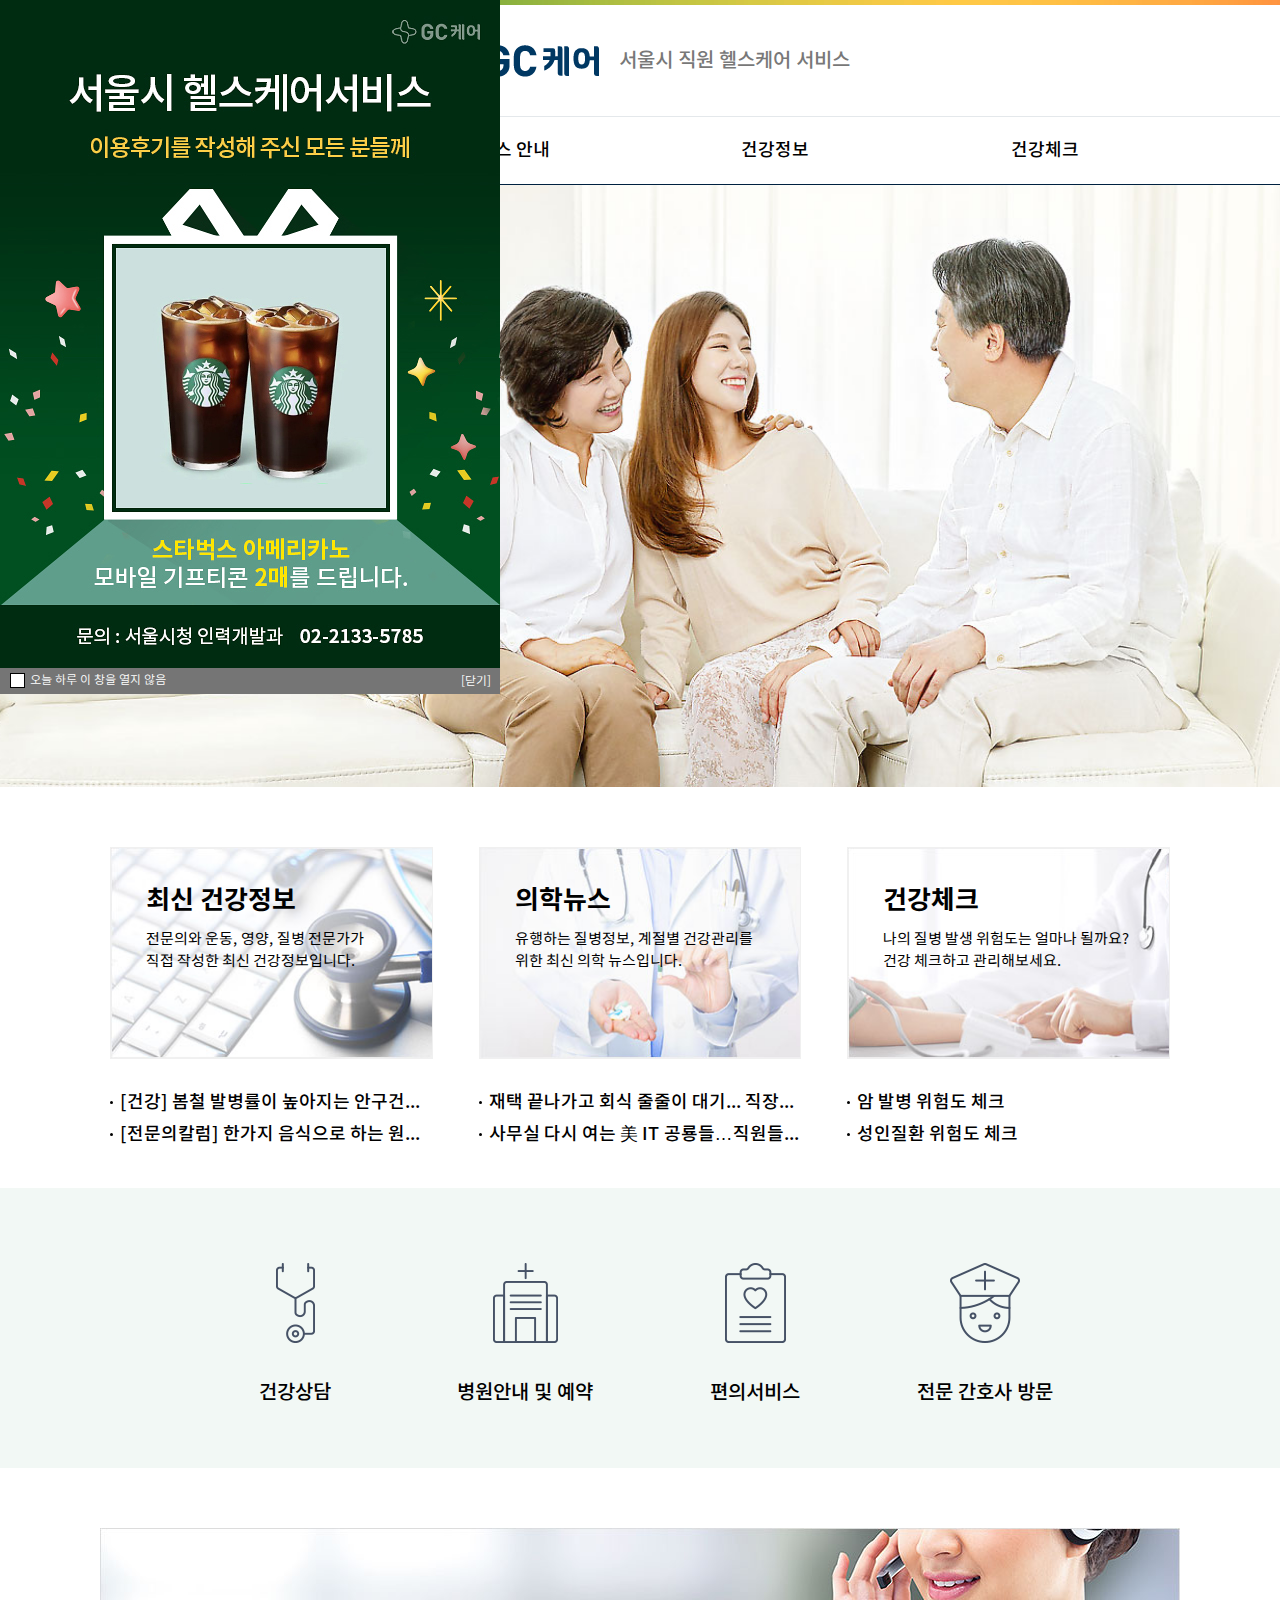
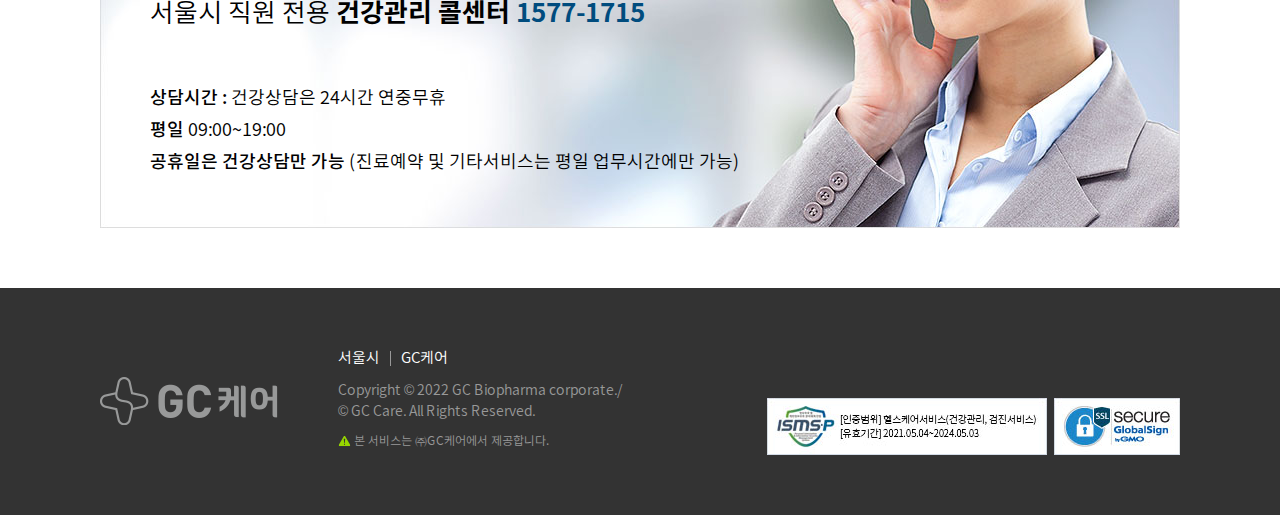
<file: html/main/index.html>
<!DOCTYPE html>
<html lang="ko">
<head>
    <meta charset="UTF-8">
    <meta http-equiv="X-UA-Compatible" content="IE=edge">
    <meta content="yes" name="apple-mobile-web-app-capable" />
    <meta content="minimum-scale=1.0, width=device-width, maximum-scale=1, user-scalable=no" name="viewport" />
    <link rel="stylesheet" href="../resource/css/common.css">
    <script type="text/javascript" src="../resource/js/jquery-1.12.4.min.js"></script>
    <script type="text/javascript" src="../resource/js/jquery-ui.js"></script>
    <script type="text/javascript" src="../resource/js/bootstrap.bundle.min.js"></script>
    <script type="text/javascript" src="../resource/js/common.js"></script>
    <title>GC녹십자 헬스케어</title>
</head>
<body>
    <div class="wrapper">
        <header>
            <div class="header-inner">
                <div class="header-top">
                    <h1>
                        <a href="" class="d-flex align-center">
                            <span class="img-wrap"><img src="../resource/image/common/img-logo.png" alt="GC케어"></span>
                            <span>서울시 직원 헬스케어 서비스</span>
                        </a>
                    </h1>
                </div>
                <div class="gnb">
                    <ul>
                        <li><button type="button">HOME</button></li>
                    </ul>
                    <ul>
                        <li><button type="button">서비스 안내</button></li>
                    </ul>
                    <ul>
                        <li>
                            <button type="button">건강정보</button>
                            <ul class="gnb-depth">
                                <li><a href="">최신 건강정보</a></li>
                                <li><a href="">의학뉴스</a></li>
                            </ul>
                        </li>
                    </ul>
                    <ul>
                        <li>
                            <button type="button">건강체크</button>
                            <ul class="gnb-depth">
                                <li><a href="">암 위험도 체크</a></li>
                                <li><a href="">성인질환 위험도 체크</a></li>
                                <li><a href="">치매 예방 자가 체크</a></li>
                            </ul>
                        </li>
                    </ul>
                </div>
                <a id="cd-menu-trigger" href="#0" class=""><span class="cd-menu-icon"></span></a>
                <div id="cd-lateral-nav">
                    <div class="cd-lateral-top"></div>
                    <ul class="cd-navigation">
                        <li>
                            <a href="../main/index.html">HOME</a>
                        </li>
                           <li>
                           <a href="../sub/service.html">서비스 안내</a>
                            <!-- <ul class="sub-menu lists lists--dot">
                                <li><a href="">서비스 안내</a></li>
                                <li><a href="">서비스 신청</a></li>
                            </ul> -->
                        </li>
  
                        <li class="item-has-children">
                            <a href="../sub/healthInfo_list.html" class="">건강정보</a>
                            <ul class="sub-menu lists lists--dot" style="display: none;">
                                <li><a href="../sub/healthInfo_list.html">최신 건강정보</a></li>
                                <li><a href="../sub/healthInfo_medicalList.html">의학뉴스</a></li>
                            </ul>
                        </li>
  
                        <li class="item-has-children">
                            <a href="../sub/healthCheck.html">건강체크</a>
                            <ul class="sub-menu lists lists--dot" style="">
                              <li><a href="../sub/healthCheck.html">암 위험도 체크</a></li>
                              <li><a href="../sub/healthCheck_adultDisease.html">성인질환 위험도 체크</a></li>
                              <li><a href="../sub/healthCheck_dementia.html">치매 예방 자가 체크</a></li>
                            </ul>
                        </li>
  
                     </ul>             
               
               </div>
            </div>
        </header>
        <!-- header -->

        <section class="container">
            <section class="container-inner">
                <section class="content">
                    <article class="visual-wrap">
                        <div class="inner visual-txt">
                            <!-- 20220518  -->
                            <h3>
                                <!-- <em>GC 녹십자 </em> -->
                                <strong>서울시</strong> 직원<br/><strong>헬스케어</strong> 서비스
                            </h3>
                            <p>건강관리서비스의 전문 의료진이<br/>고객님의 건강을 지켜드립니다.</p>
                            <!-- 20220518  -->
                        </div>
                        <span class="hidden">GC 녹십자 서울시 직원 헬스케어 서비스 건강관리서비스의 전문 의료진이 고객님의 건강을 지켜드립니다.</span>
                    </article>
                    <article class="notice-wrap d-flex">
                        <div class="notice-item notice-item--healthyInfo">
                            <div class="top">
                                <span class="img-wrap">
                                    <!-- <img src="../resource/image/main/img-noticeItem-01.jpg" alt=""> -->
                                    <p class="img-txt">
                                        <span>최신 건강정보</span>
                                        전문의와 운동, 영양, 질병 전문가가<br/>직접 작성한 최신 건강정보입니다.
                                    </p>
                                </span>
                            </div>
                            <ul class="lists lists--dot">
                                <li><a href="">[건강] 봄철 발병률이 높아지는 안구건조증</a></li>
                                <li><a href="">[전문의칼럼] 한가지 음식으로 하는 원푸드...</a></li>
                            </ul>
                        </div>
                        <div class="notice-item notice-item--mediNews">
                            <div class="top">
                                <span class="img-wrap">
                                    <!-- <img src="../resource/image/main/img-noticeItem-02.jpg" alt=""> -->
                                    <p class="img-txt">
                                        <span>의학뉴스</span>
                                        유행하는 질병정보, 계절별 건강관리를<br/>위한 최신 의학 뉴스입니다.
                                    </p>
                                </span>
                            </div>
                            <ul class="lists lists--dot">
                                <li><a href="">재택 끝나가고 회식 줄줄이 대기... 직장인들...</a></li>
                                <li><a href="">사무실 다시 여는 美 IT 공룡들…직원들은...</a></li>
                            </ul>
                        </div>
                        <div class="notice-item notice-item--healthyCheck">
                            <div class="top">
                                <span class="img-wrap">
                                    <!-- <img src="../resource/image/main/img-noticeItem-03.jpg" alt=""> -->
                                    <p class="img-txt">
                                        <span>건강체크</span>
                                        나의 질병 발생 위험도는 얼마나 될까요?<br/>건강 체크하고 관리해보세요.
                                    </p>
                                </span>
                            </div>
                            <ul class="lists lists--dot">
                                <li><a href="">암 발병 위험도 체크</a></li>
                                <li><a href="">성인질환 위험도 체크</a></li>
                            </ul>
                        </div>
                    </article>
                    <article class="treatment-wrap">
                        <div class="treatment-inner d-flex">
                            <a href="../sub/service.html#health-counseling">
                                <span class="img-wrap">
                                    <img src="../resource/image/main/img-treatment--01.png" alt="">
                                </span>
                                <span>건강상담</span>
                            </a>
                            <a href="../sub/service.html#hospital-info">
                                <span class="img-wrap">
                                    <img src="../resource/image/main/img-treatment--02.png" alt="">
                                </span>
                                <span>병원안내 및 예약</span>
                            </a>
                            <a href="../sub/service.html#convenient-service">
                                <span class="img-wrap">
                                    <img src="../resource/image/main/img-treatment--03.png" alt="">
                                </span>
                                <span>편의서비스</span>
                            </a>
                            <a href="../sub/service.html#proNurse-invite">
                                <span class="img-wrap">
                                    <img src="../resource/image/main/img-treatment--04.png" alt="">
                                </span>
                                <span>전문 간호사 방문</span>
                            </a>
                        </div>
                    </article>
                    <article class="banner-wrap">
                        <h4>
                            서울시 직원 전용 
                            <span>건강관리 콜센터</span> 
                            <em>1577-1715</em>
                        </h4>
                        <div class="info">
                            <p><span>상담시간 :</span> 건강상담은 24시간 연중무휴</p>
                            <p><span>평일</span> 09:00~19:00</p>
                            <p><span>공휴일은 건강상담만 가능</span> (진료예약 및 기타서비스는 평일 업무시간에만 가능)</p>
                        </div>
                    </article>
                </section>
            </section>
        </section>

        <footer>
            <div class="footer-inner d-flex">
                <span class="img-wrap">
                    <img src="../resource/image/main/img-logo--footer.png" alt="">
                </span>
                <div class="footer-info">
                    <ul class="footer-info__link d-flex">
                        <li>
                            <a href="">서울시</a>
                        </li>
                        <li>
                            <a href="">GC케어</a>
                        </li>
                    </ul>
                    <address>
                        Copyright © 2022 GC Biopharma corporate./<br/>© GC Care. All Rights Reserved.
                    </address>
                    <p class="copyright">
                        <img src="../resource/image/common/icon-caution--green.png" alt="">
                        본 서비스는 ㈜GC케어에서 제공합니다.
                    </p>
                </div>
                <div class="footer-banner">
                    <a href="">
                        <img src="../resource/image/common/img-footer-banner--01.jpg" alt="">
                    </a>
                    <a href="">
                        <img src="../resource/image/common/img-footer-banner--02.jpg" alt="">
                    </a>
                </div>
            </div>
        </footer>
        <!-- footer -->


        <!-- ------------------------------ 20220531 팝업 추가 ---------------------------------- -->
        <script type="text/javascript">
            $('.con_box2 img').rwdImageMaps();
            function hideMe(s) {
                var divObj = document.getElementById(s);
                divObj.style.display = "none";
            } 
            function showMe(s) { 
                document.s.visibility="show"; 
            } 
            //document.onmousedown=ddInit; 
            document.onmouseup=Function("ddEnabled=false"); 
            //쿠키 가져오기
            function divpop_getCookie( name ){
                var nameOfCookie = name + "=";
                var x = 0;
                
                while ( x <= document.cookie.length )
                {
                    var y = (x+nameOfCookie.length);
                    if ( document.cookie.substring( x, y ) == nameOfCookie ) {
                    if ( (endOfCookie=document.cookie.indexOf( ";", y )) == -1 )
                    endOfCookie = document.cookie.length;		
                    return unescape( document.cookie.substring( y, endOfCookie ) );
                }
                x = document.cookie.indexOf( " ", x ) + 1;
                if ( x == 0 )
                    break;
                }
                return "";
            }
            //쿠키굽기
            function divpop_setCookie_OLD( name, value, expiredays )
            {
                var todayDate = new Date(); 
                var expiretime = 23-todayDate.getHours();
                var expireminutes = 60-todayDate.getMinutes(); 
                todayDate.setHours( todayDate.getHours() + expiretime ); 
                todayDate.setMinutes(todayDate.getMinutes() + expireminutes);
                document.cookie = name + "=" + escape( value ) + "; path=/main/; expires=" + todayDate.toGMTString() + ";";
            }
            function divpop_setCookie( name, value, expiredays ){
                var todayDate = new Date();   
                todayDate = new Date(parseInt(todayDate.getTime() / 86400000) * 86400000 + 54000000);  
                if ( todayDate > new Date() ){  
                    expiredays = expiredays - 1;  
                }  
                todayDate.setDate( todayDate.getDate() + expiredays );   
                    document.cookie = name + "=" + escape( value ) + "; path=/; expires=" + todayDate.toGMTString() + ";"   
            }
            function divpop_closeWin(obj){
                var todayDate = new Date(); 
                var expiretime = 23-todayDate.getHours();
                var expireminutes = 60-todayDate.getMinutes(); 
                todayDate.setHours( todayDate.getHours() + expiretime ); 
                todayDate.setMinutes(todayDate.getMinutes() + expireminutes);
                divpop_setCookie( obj, 'done' , 1);
                //query_frm.location.href="divpop_status.asp?div_name="+obj+"&exdate="+todayDate.toGMTString();
                hideMe(obj);
            }
            function divpop_status(obj) 
            {		
                console.log(divpop_getCookie(obj)+"-"+obj);
                if(divpop_getCookie(obj) == 'done'){		
                    console.log("TT");
                    $("#"+obj).hide();
                }		
            }
        </script>
        <script type="text/javascript" language="Javascript">
            divpop_status("divpop1");
        </script>
        
        <script type="text/javascript">
            function hideMe(s) {
            var divObj = document.getElementById(s);
            divObj.style.display = "none";
            } 
        
            function showMe(s) { 
            document.s.visibility="show"; 
            } 
        </script>
    
        <!-- #################################################     팝업관련 소스 시작  ############################################################### --> 
        <style type="text/css"> 
        div#divpop1 {display:block;position:absolute; left:0; top:0;z-index:1000;width:500px;height:auto;} 
        div#divpop1 div.con_box2 {position:relative;width:500px;height:auto;background:#fff;} 
        div#divpop1 div.con_box2 > a{display:block;position:relative} 
        div#divpop1 div.con_box2 > a:focus{outline:1px solid red !important;} 
        div#divpop1 div.con_box2 img{display:block; width:100%} 
        div#divpop1 div.bo_box {position:relative;width:100%;height:26px;background:#757575;line-height:26px;} 
        div#divpop1 div.bo_box span {color:#fff; display:inline-block;margin:6px 0 0 10px;width:200px;line-height:15px;letter-spacing:-0.05em;  font-size:12px;} 
        div#divpop1 div.bo_box a.dayClose{display:inline-block;color:#fff;font-size:12px;cursor:pointer;vertical-align:top;}
        div#divpop1 div.bo_box a.dayClose span{display:inline-block;width:15px;height:15px;margin-top:0;margin-right:5px;background-color:#fff;border:1px solid #000;vertical-align:middle}
        div#divpop1 div.bo_box a:focus{outline:1px solid red}
        div#divpop1 div.bo_box span em {color:#fff;} 
        div#divpop1 div.bo_box input {vertical-align:middle;float:left;display:inline-block;width:13px;height:13px;margin-top:1px;margin-right:7px;line-height:15px;} 
        div#divpop1 div.bo_box a.btn_close {display:block;height:auto;padding:0;line-height:15px;position:absolute;top:6px;right:9px;color:#fff;  font-size:12px;}
        
        @media screen and (max-height:850px){
            div#divpop1{width:25%;}
            div#divpop1 div.con_box2{width:100%;}
        }
        @media screen and (max-width:850px){
        }
        @media screen and (max-width:850px){
        }
        @media screen and (max-height:700px){
            div#divpop1{width:25%;}
            div#divpop1 div.con_box2{width:100%;}
        }
        
        </style>
        <div id="divpop1" onload="startTime01();">
            <form name="notice_form01">
        
                <div class="con_box2">
                    <a href="https://blog.naver.com/kist_public/222743164185" target="_blank"><img src="../resource/image/main/popup_20220527.jpg" border="0" /></a>
                </div>
        
                <div class="bo_box">
                    <a class="dayClose" href="" onClick="javascript:divpop_closeWin('divpop1');" value="checkbox"> <span></span>오늘 하루 이 창을 열지 않음</a>
                    <a href="javascript:hideMe('divpop1');" class="btn_close">[닫기]</a>
                </div>
        
            </form>
        </div>
        <!-- #################################################     팝업관련 소스 끝   ############################################################### -->
        <!-- ------------------------------ //20220531 팝업 추가 ---------------------------------- -->

    </div>
</body>
</html>
</file>
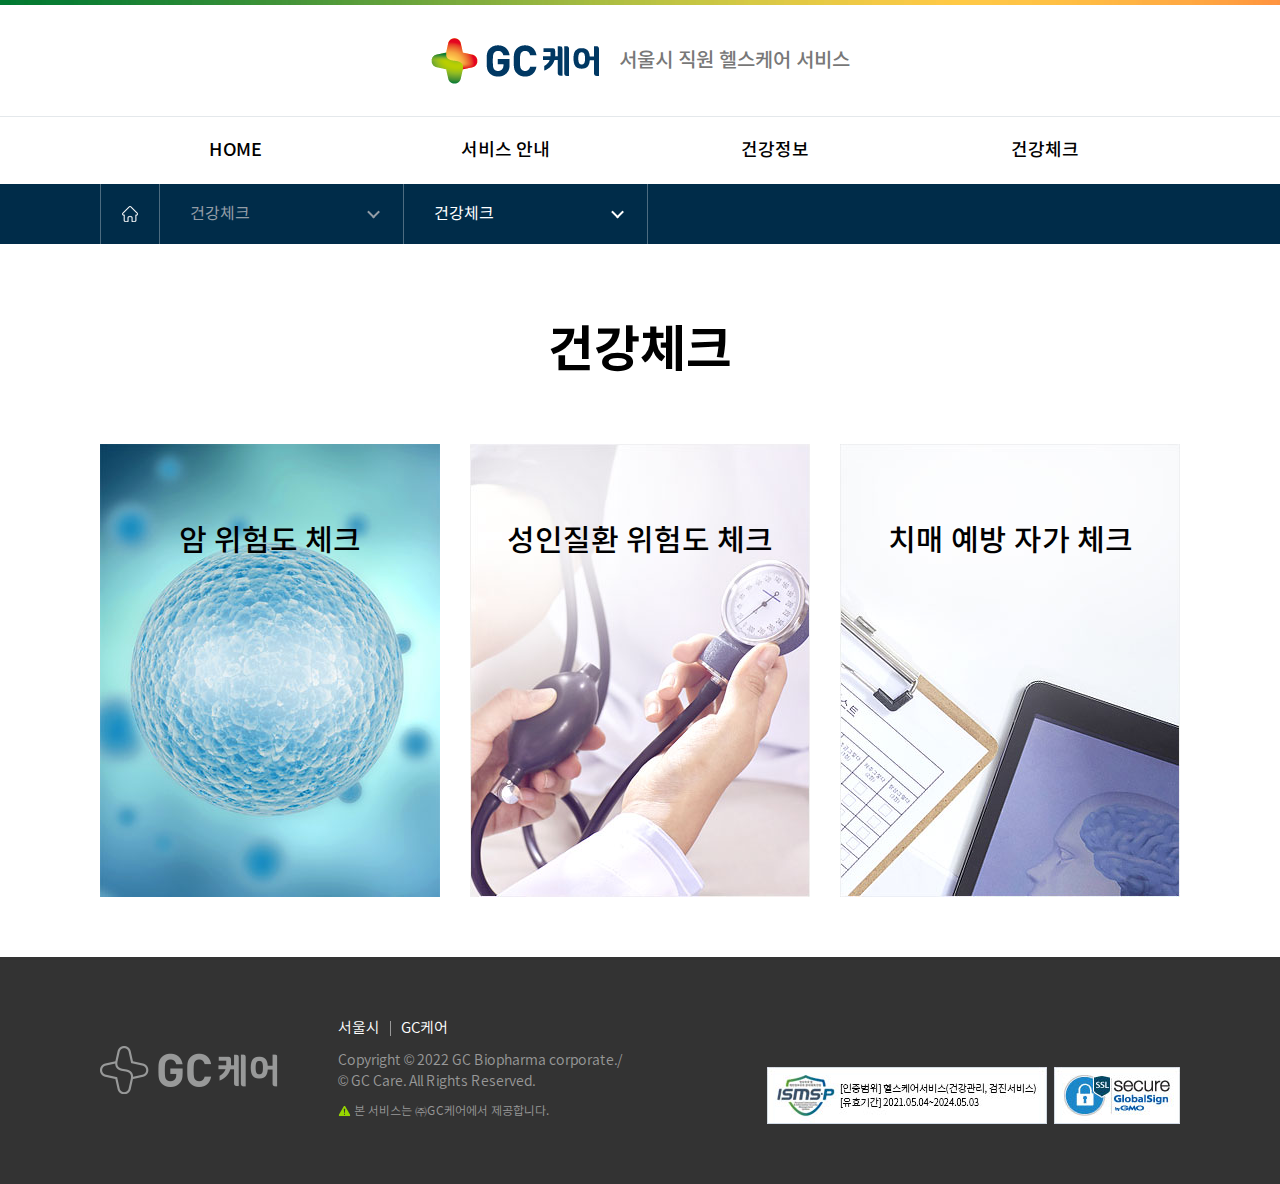
<file: html/sub/healthCheck.html>
<!DOCTYPE html>
<html lang="ko">
<head>
    <meta charset="UTF-8">
    <meta http-equiv="X-UA-Compatible" content="IE=edge">
    <meta content="width=device-width,user-scalable=no,initial-scale=1.0,minimum-scale=1.0,maximum-scale=1.0" name="Viewport" />
    <link rel="stylesheet" href="../resource/css/common.css">
    <script type="text/javascript" src="../resource/js/jquery-1.12.4.min.js"></script>
    <script type="text/javascript" src="../resource/js/jquery-ui.js"></script>
    <script type="text/javascript" src="../resource/js/bootstrap.bundle.min.js"></script>
    <script type="text/javascript" src="../resource/js/common.js"></script>
    <title>미래에셋생명 헬스케어 &lt 서비스안내</title>
</head>
<body>
    <div class="wrapper">
        <header>
            <div class="header-inner">
                <div class="header-top">
                    <h1>
                        <a href="" class="d-flex align-center">
                            <span class="img-wrap"><img src="../resource/image/common/img-logo.png" alt=""></span>
                            <span>서울시 직원 헬스케어 서비스</span>
                        </a>
                    </h1>
                </div>
                <div class="gnb">
                    <ul>
                        <li><button type="button">HOME</button></li>
                    </ul>
                    <ul>
                        <li><button type="button">서비스 안내</button></li>
                    </ul>
                    <ul>
                        <li>
                            <button type="button">건강정보</button>
                            <ul class="gnb-depth">
                                <li><a href="">최신 건강정보</a></li>
                                <li><a href="">의학뉴스</a></li>
                            </ul>
                        </li>
                    </ul>
                    <ul>
                        <li>
                            <button type="button">건강체크</button>
                            <ul class="gnb-depth">
                                <li><a href="">암 위험도 체크</a></li>
                                <li><a href="">성인질환 위험도 체크</a></li>
                                <li><a href="">치매 예방 자가 체크</a></li>
                            </ul>
                        </li>
                    </ul>
                </div>
                <a id="cd-menu-trigger" href="#0" class=""><span class="cd-menu-icon"></span></a>
                <div id="cd-lateral-nav">
                    <div class="cd-lateral-top"></div>
                    <ul class="cd-navigation">
                       <li>
                           <a href="/">HOME</a>
                       </li>
                          <li class="item-has-children">
                           <a href="">서비스 안내/신청</a>
                           <ul class="sub-menu lists lists--dot">
                               <li><a href="">서비스 안내</a></li>
                               <li><a href="">서비스 신청</a></li>
                           </ul>
                       </li>
               
                           <li class="item-has-children">
                               <a href="">건강정보</a>
                               <ul class="sub-menu lists lists--dot">
                                   <li><a href="">최신 건강정보</a></li>
                                   <li><a href="">의학뉴스</a></li>
                               </ul>
                           </li>
               
                           <li class="item-has-children">
                               <a href="">건강체크</a>
                               <ul class="sub-menu lists lists--dot">
                                   <li><a href="">암 위험도 체크</a></li>
                                   <li><a href="">성인질환 위험도 체크</a></li>
                               </ul>
                           </li>

                   </ul><!-- end: cd-navigation -->               
               
               </div>
            </div>
        </header>
        <!-- header -->

        <section class="container">
            <section class="location">
                <div class="location-inner d-flex">
                    <a href="location-home" title="홈으로 이동">
                        <img src="../resource/image/sub/icon/icon-home.png" alt="">
                    </a>
                    <div class="location-depth">
                        <button type="button">
                            건강체크
                        </button>
                        <div class="location-depth__child">
                            <a href="" title="" target="_self">서비스 안내</a>
                            <a href="" title="" target="_self">건강정보</a>
                            <a href="" title="" target="_self">건강체크</a>
                        </div>
                    </div>
                    <div class="location-depth current">
                        <button type="button">
                            건강체크
                        </button>
                        <div class="location-depth__child">
                            <a href="" title="페이지 이동">건강정보</a>
                        </div>
                    </div>
                </div>
            </section>
            <section class="container-inner">
                <section class="content">
                    <p class="sub-tit">건강체크</p>
                    <div class="inner">
                        <div class="health-checkList">
                            <div class="health-item health-item--cancer">
                                <h2>암 위험도 체크</h2>
                                <p>
                                    · 폐암<br/>
                                    · 대장암<br/>
                                    · 자궁경부암<br/>
                                    · 유방암<br/>
                                    · 난소암
                                </p>
                                <a href="">자세히 보기</a>
                            </div>
                            <div class="health-item health-item--adultSick">
                                <h2>성인질환 위험도 체크</h2>
                                <p> 
                                    · 골다공증<br/>
                                    · 뇌졸중<br/>
                                    · 당뇨병<br/>
                                    · 심장병
                                </p>
                                <a href="">자세히 보기</a>
                            </div>
                            <div class="health-item health-item--dementia">
                                <h2>치매 예방 자가 체크</h2>
                                <p>
                                    · 치매예방
                                </p>
                                <a href="">자세히 보기</a>
                            </div>
                        </div>
                    </div>
                </section>
            </section>
        </section>

        <footer>
            <div class="footer-inner d-flex">
                <span class="img-wrap">
                    <img src="../resource/image/main/img-logo--footer.png" alt="">
                </span>
                <div class="footer-info">
                    <ul class="footer-info__link d-flex">
                        <li>
                            <a href="">서울시</a>
                        </li>
                        <li>
                            <a href="">GC케어</a>
                        </li>
                    </ul>
                    <address>
                        Copyright © 2022 GC Biopharma corporate./<br/>© GC Care. All Rights Reserved.
                    </address>
                    <p class="copyright">
                        <img src="../resource/image/common/icon-caution--green.png" alt="">
                        본 서비스는 ㈜GC케어에서 제공합니다.
                    </p>
                </div>
                <div class="footer-banner">
                    <a href="">
                        <img src="../resource/image/common/img-footer-banner--01.jpg" alt="">
                    </a>
                    <a href="">
                        <img src="../resource/image/common/img-footer-banner--02.jpg" alt="">
                    </a>
                </div>
            </div>
        </footer>
        <!-- footer -->
    </div>
</body>
</html>
</file>
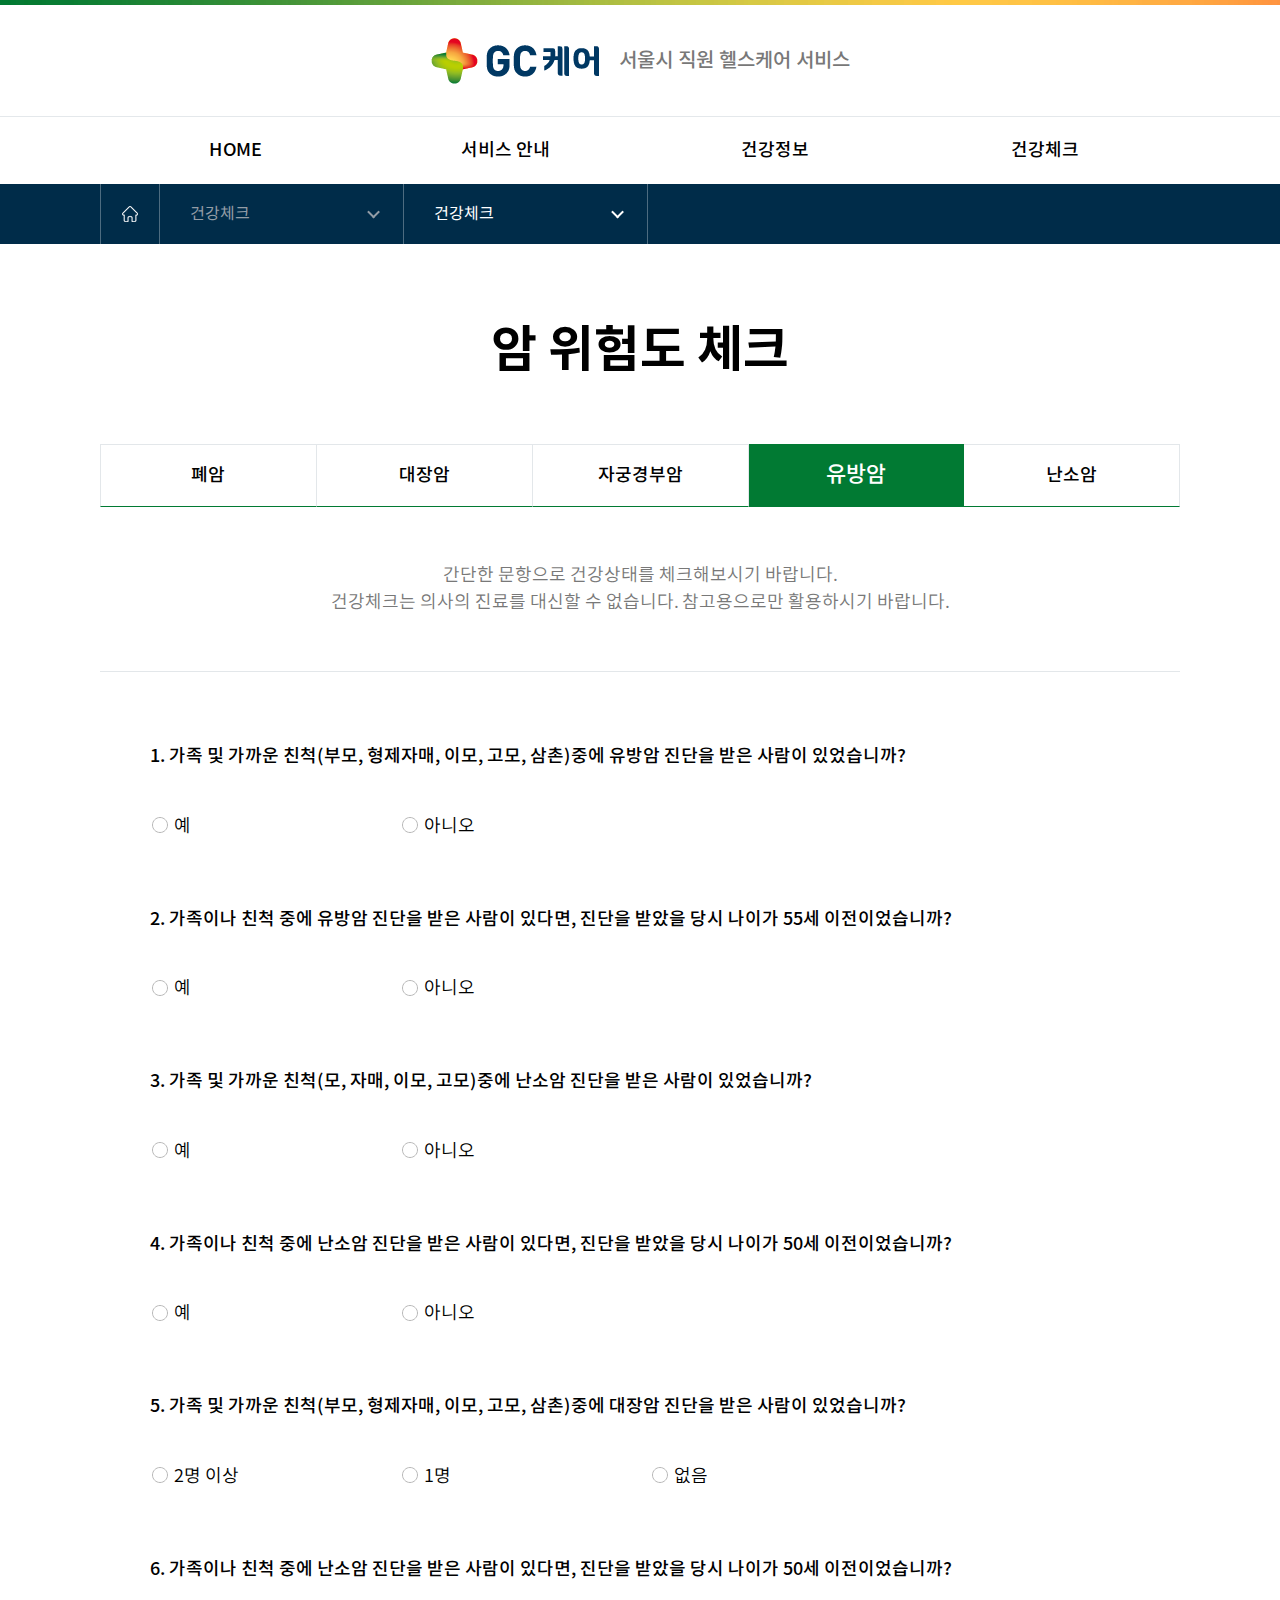
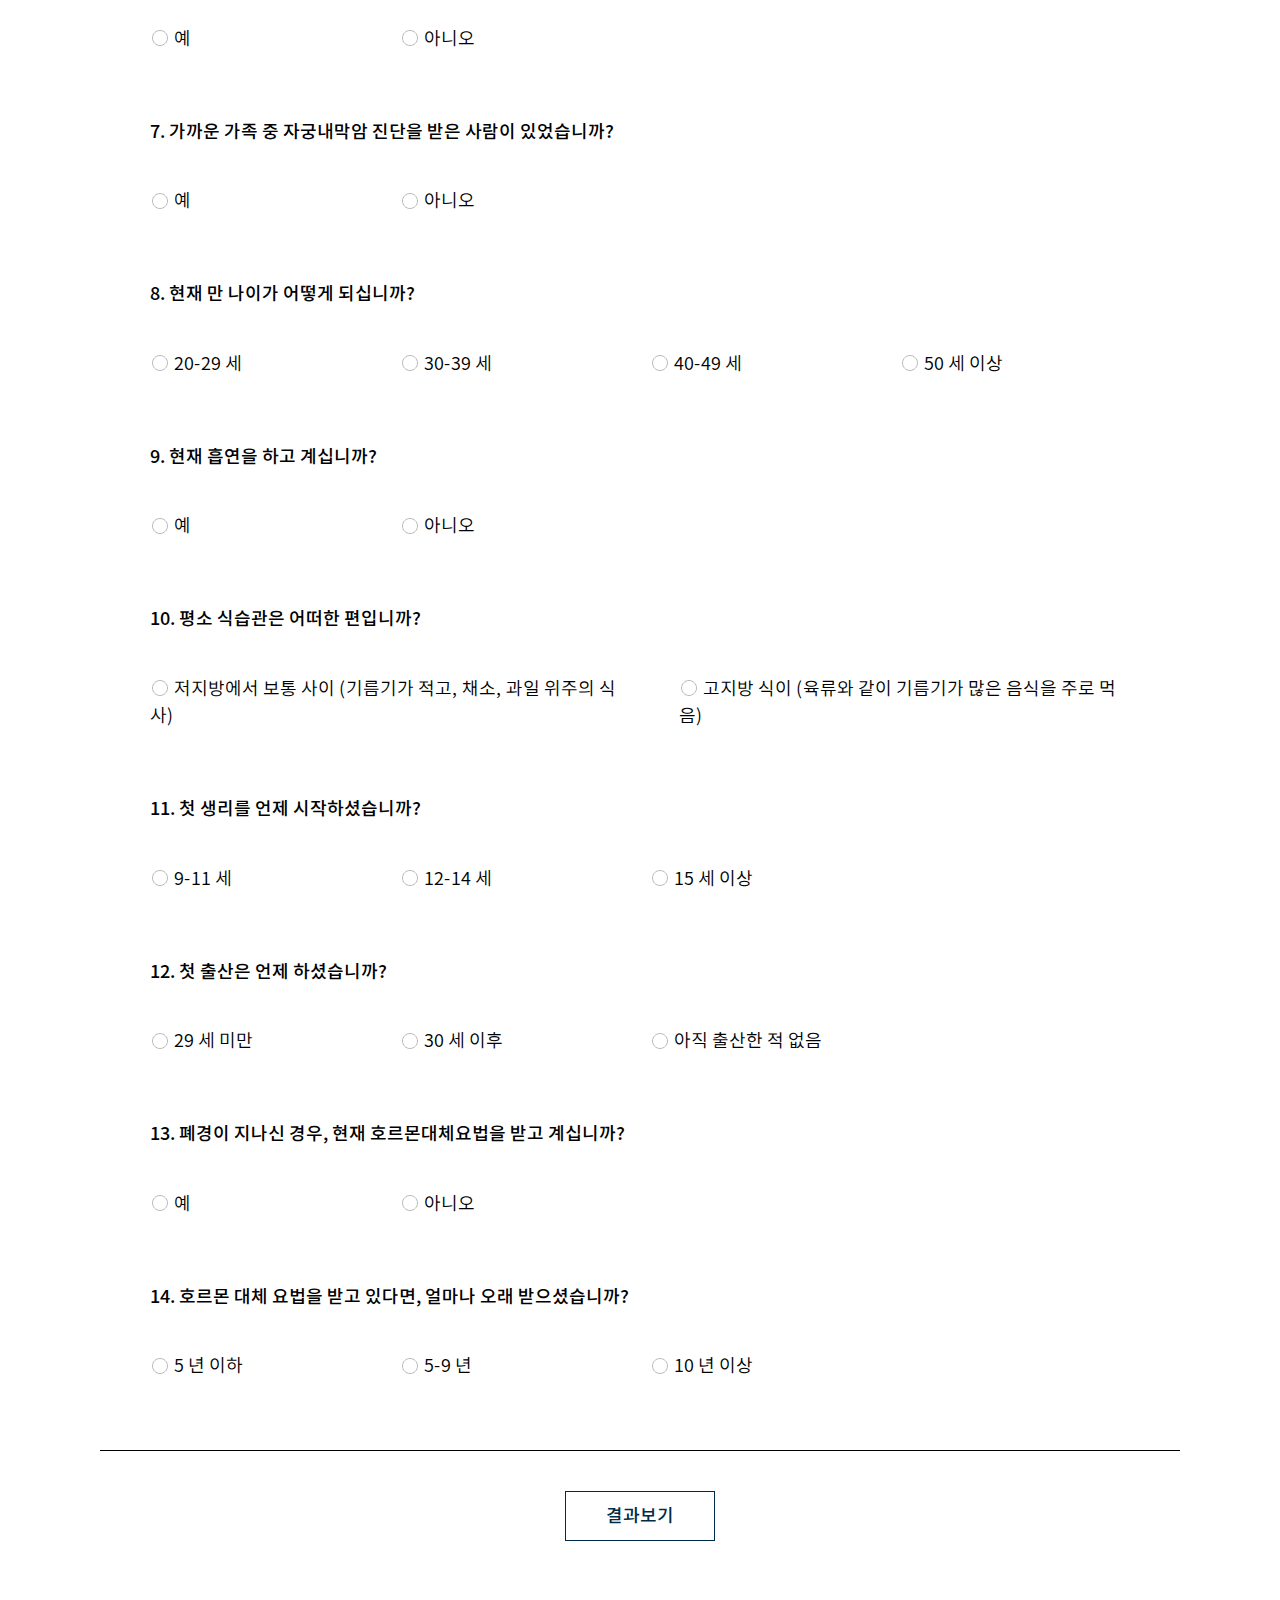
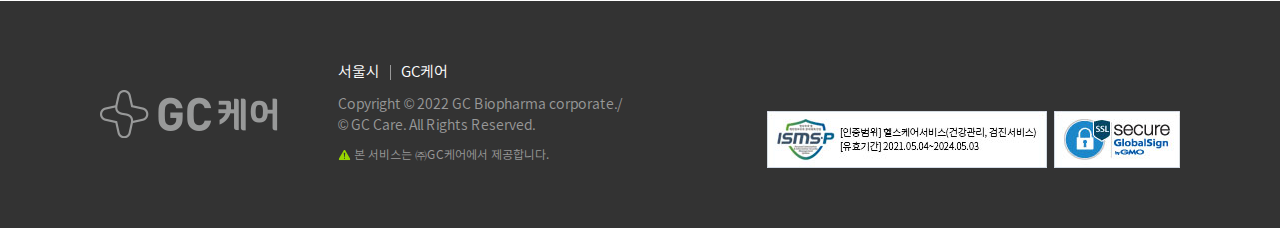
<file: html/sub/healthCheck_breastCancer.html>
<!DOCTYPE html>
<html lang="ko">
<head>
    <meta charset="UTF-8">
    <meta http-equiv="X-UA-Compatible" content="IE=edge">
    <meta content="width=device-width,user-scalable=no,initial-scale=1.0,minimum-scale=1.0,maximum-scale=1.0" name="Viewport" />
    <link rel="stylesheet" href="../resource/css/common.css">
    <script type="text/javascript" src="../resource/js/jquery-1.12.4.min.js"></script>
    <script type="text/javascript" src="../resource/js/jquery-ui.js"></script>
    <script type="text/javascript" src="../resource/js/bootstrap.bundle.min.js"></script>
    <script type="text/javascript" src="../resource/js/common.js"></script>
    <title>미래에셋생명 헬스케어 &lt 서비스안내</title>
</head>
<body>
    <div class="wrapper">
        <header>
            <div class="header-inner">
                <div class="header-top">
                    <h1>
                        <a href="" class="d-flex align-center">
                            <span class="img-wrap"><img src="../resource/image/common/img-logo.png" alt=""></span>
                            <span>서울시 직원 헬스케어 서비스</span>
                        </a>
                    </h1>
                </div>
                <div class="gnb">
                    <ul>
                        <li><button type="button">HOME</button></li>
                    </ul>
                    <ul>
                        <li><button type="button">서비스 안내</button></li>
                    </ul>
                    <ul>
                        <li>
                            <button type="button">건강정보</button>
                            <ul class="gnb-depth">
                                <li><a href="">최신 건강정보</a></li>
                                <li><a href="">의학뉴스</a></li>
                            </ul>
                        </li>
                    </ul>
                    <ul>
                        <li>
                            <button type="button">건강체크</button>
                            <ul class="gnb-depth">
                                <li><a href="">암 위험도 체크</a></li>
                                <li><a href="">성인질환 위험도 체크</a></li>
                                <li><a href="">치매 예방 자가 체크</a></li>
                            </ul>
                        </li>
                    </ul>
                </div>
                <a id="cd-menu-trigger" href="#0" class=""><span class="cd-menu-icon"></span></a>
                <div id="cd-lateral-nav">
                    <div class="cd-lateral-top"></div>
                    <ul class="cd-navigation">
                       <li>
                           <a href="/">HOME</a>
                       </li>
                          <li class="item-has-children">
                           <a href="">서비스 안내/신청</a>
                           <ul class="sub-menu lists lists--dot">
                               <li><a href="">서비스 안내</a></li>
                               <li><a href="">서비스 신청</a></li>
                           </ul>
                       </li>
               
                           <li class="item-has-children">
                               <a href="">건강정보</a>
                               <ul class="sub-menu lists lists--dot">
                                   <li><a href="">최신 건강정보</a></li>
                                   <li><a href="">의학뉴스</a></li>
                               </ul>
                           </li>
               
                           <li class="item-has-children">
                               <a href="">건강체크</a>
                               <ul class="sub-menu lists lists--dot">
                                   <li><a href="">암 위험도 체크</a></li>
                                   <li><a href="">성인질환 위험도 체크</a></li>
                               </ul>
                           </li>

                   </ul><!-- end: cd-navigation -->               
               
               </div>
            </div>
        </header>
        <!-- header -->

        <section class="container">
            <section class="location">
                <div class="location-inner d-flex">
                    <a href="location-home" title="홈으로 이동">
                        <img src="../resource/image/sub/icon/icon-home.png" alt="">
                    </a>
                    <div class="location-depth">
                        <button type="button">
                            건강체크
                        </button>
                        <div class="location-depth__child">
                            <a href="" title="" target="_self">서비스 안내</a>
                            <a href="" title="" target="_self">건강정보</a>
                            <a href="" title="" target="_self">건강체크</a>
                        </div>
                    </div>
                    <div class="location-depth current">
                        <button type="button" class="">
                            건강체크
                        </button>
                        <div class="location-depth__child">
                            <a href="" title="페이지 이동">건강정보</a>
                        </div>
                    </div>
                </div>
            </section>
            <section class="container-inner">
                <section class="content">
                    <p class="sub-tit">암 위험도 체크</p>
                    <div class="inner">
                        <div class="tab-wrap" id="subTab_healthCheck">
                            <div class="tab-link">
                                <a href="" title="페이지이동">폐암</a>
                                <a href="" title="페이지이동">대장암</a>
                                <a href="" title="페이지이동">자궁경부암</a>
                                <a href="" class="on" title="페이지이동">유방암</a>
                                <a href="" title="페이지이동">난소암</a>
                            </div>
                            <p class="txt-reference">
                                간단한 문항으로 건강상태를 체크해보시기 바랍니다.<br/>
                                건강체크는 의사의 진료를 대신할 수 없습니다. 참고용으로만 활용하시기 바랍니다.                                
                            </p>
                            <div class="tab-cont">
                                <section class="question-wrap">
                                    <article class="question-item">
                                        <p>1. 가족 및 가까운 친척(부모, 형제자매, 이모, 고모, 삼촌)중에 유방암 진단을 받은 사람이 있었습니까?</p>
                                        <div class="form-row mt_20">
                                            <div class="form-row__div">
                                                <input type="radio" name="breastCancer01" id="breastCancer-0101">
                                                <label for="breastCancer-0101" >
                                                    예
                                                </label>
                                            </div>
                                            <div class="form-row__div">
                                                <input type="radio" name="breastCancer01" id="breastCancer-0102">
                                                <label for="breastCancer-0102" >
                                                    아니오
                                                </label>
                                            </div>
                                        </div>
                                    </article>
                                    <article class="question-item">
                                        <p>2. 가족이나 친척 중에 유방암 진단을 받은 사람이 있다면, 진단을 받았을 당시 나이가 55세 이전이었습니까?</p>
                                        <div class="form-row mt_20">
                                            <div class="form-row__div">
                                                <input type="radio" name="breastCancer02" id="breastCancer-0201">
                                                <label for="breastCancer-0201">
                                                    예
                                                </label>
                                            </div>
                                            <div class="form-row__div">
                                                <input type="radio" name="breastCancer02" id="breastCancer-0202">
                                                <label for="breastCancer-0202">
                                                    아니오
                                                </label>
                                            </div>
                                        </div>
                                    </article>
                                    <article class="question-item">
                                        <p>3. 가족 및 가까운 친척(모, 자매, 이모, 고모)중에 난소암 진단을 받은 사람이 있었습니까?</p>
                                        <div class="form-row mt_20">
                                            <div class="form-row__div">
                                                <input type="radio" name="breastCancer03" id="breastCancer-0301">
                                                <label for="breastCancer-0301">
                                                    예
                                                </label>
                                            </div>
                                            <div class="form-row__div">
                                                <input type="radio" name="breastCancer03" id="breastCancer-0302">
                                                <label for="breastCancer-0302">
                                                    아니오
                                                </label>
                                            </div>
                                        </div>
                                    </article>
                                    <article class="question-item">
                                        <p>4. 가족이나 친척 중에 난소암 진단을 받은 사람이 있다면, 진단을 받았을 당시 나이가 50세 이전이었습니까?</p>
                                        <div class="form-row mt_20">
                                            <div class="form-row__div">
                                                <input type="radio" name="breastCancer04" id="breastCancer-0401">
                                                <label for="breastCancer-0401">
                                                    예
                                                </label>
                                            </div>
                                            <div class="form-row__div">
                                                <input type="radio" name="breastCancer04" id="breastCancer-0402">
                                                <label for="breastCancer-0402">
                                                    아니오
                                                </label>
                                            </div>
                                        </div>
                                    </article>
                                    <article class="question-item">
                                        <p>5. 가족 및 가까운 친척(부모, 형제자매, 이모, 고모, 삼촌)중에 대장암 진단을 받은 사람이 있었습니까?</p>
                                        <div class="form-row mt_20">
                                            <div class="form-row__div">
                                                <input type="radio" name="breastCancer05" id="breastCancer-0501">
                                                <label for="breastCancer-0501">
                                                    2명 이상
                                                </label>
                                            </div>
                                            <div class="form-row__div">
                                                <input type="radio" name="breastCancer05" id="breastCancer-0502">
                                                <label for="breastCancer-0502">
                                                    1명
                                                </label>
                                            </div>
                                            <div class="form-row__div">
                                                <input type="radio" name="breastCancer05" id="breastCancer-0503">
                                                <label for="breastCancer-0503">
                                                    없음
                                                </label>
                                            </div>
                                        </div>
                                    </article>
                                    <article class="question-item">
                                        <p>6. 가족이나 친척 중에 난소암 진단을 받은 사람이 있다면, 진단을 받았을 당시 나이가 50세 이전이었습니까?</p>
                                        <div class="form-row mt_20">
                                            <div class="form-row__div">
                                                <input type="radio" name="breastCancer06" id="breastCancer-0601">
                                                <label for="breastCancer-0601">
                                                    예
                                                </label>
                                            </div>
                                            <div class="form-row__div">
                                                <input type="radio" name="breastCancer06" id="breastCancer-0602">
                                                <label for="breastCancer-0602">
                                                    아니오
                                                </label>
                                            </div>
                                        </div>
                                    </article>
                                    <article class="question-item">
                                        <p>7. 가까운 가족 중 자궁내막암 진단을 받은 사람이 있었습니까?</p>
                                        <div class="form-row mt_20">
                                            <div class="form-row__div">
                                                <input type="radio" name="breastCancer07" id="breastCancer-0701">
                                                <label for="breastCancer-0701">
                                                    예
                                                </label>
                                            </div>
                                            <div class="form-row__div">
                                                <input type="radio" name="breastCancer07" id="breastCancer-0702">
                                                <label for="breastCancer-0702">
                                                    아니오
                                                </label>
                                            </div>
                                        </div>
                                    </article>
                                    <article class="question-item">
                                        <p>8. 현재 만 나이가 어떻게 되십니까?</p>
                                        <div class="form-row mt_20">
                                            <div class="form-row__div">
                                                <input type="radio" name="breastCancer08" id="breastCancer-0801">
                                                <label for="breastCancer-0801">
                                                    20-29 세
                                                </label>
                                            </div>
                                            <div class="form-row__div">
                                                <input type="radio" name="breastCancer08" id="breastCancer-0802">
                                                <label for="breastCancer-0802">
                                                    30-39 세
                                                </label>
                                            </div>
                                            <div class="form-row__div">
                                                <input type="radio" name="breastCancer08" id="breastCancer-0803">
                                                <label for="breastCancer-0803">
                                                    40-49 세
                                                </label>
                                            </div>
                                            <div class="form-row__div">
                                                <input type="radio" name="breastCancer08" id="breastCancer-0804">
                                                <label for="breastCancer-0804">
                                                    50 세 이상
                                                </label>
                                            </div>
                                        </div>
                                    </article>
                                    <article class="question-item">
                                        <p>9. 현재 흡연을 하고 계십니까?</p>
                                        <div class="form-row mt_20">
                                            <div class="form-row__div">
                                                <input type="radio" name="breastCancer09" id="breastCancer-0901">
                                                <label for="breastCancer-0901">
                                                    예
                                                </label>
                                            </div>
                                            <div class="form-row__div">
                                                <input type="radio" name="breastCancer09" id="breastCancer-0902">
                                                <label for="breastCancer-0902">
                                                    아니오
                                                </label>
                                            </div>
                                        </div>
                                    </article>
                                    <article class="question-item">
                                        <p>10. 평소 식습관은 어떠한 편입니까?</p>
                                        <div class="form-row mt_20">
                                            <div class="form-row__div">
                                                <input type="radio" name="breastCancer09" id="breastCancer-1001">
                                                <label for="breastCancer-1001">
                                                    저지방에서 보통 사이 (기름기가 적고, 채소, 과일 위주의 식사)
                                                </label>
                                            </div>
                                            <div class="form-row__div">
                                                <input type="radio" name="breastCancer09" id="breastCancer-1002">
                                                <label for="breastCancer-1002">
                                                    고지방 식이 (육류와 같이 기름기가 많은 음식을 주로 먹음)
                                                </label>
                                            </div>
                                        </div>
                                    </article>
                                    <article class="question-item">
                                        <p>11. 첫 생리를 언제 시작하셨습니까?</p>
                                        <div class="form-row mt_20">
                                            <div class="form-row__div">
                                                <input type="radio" name="breastCancer09" id="breastCancer-1101">
                                                <label for="breastCancer-1101">
                                                    9-11 세
                                                </label>
                                            </div>
                                            <div class="form-row__div">
                                                <input type="radio" name="breastCancer09" id="breastCancer-1102">
                                                <label for="breastCancer-1102">
                                                    12-14 세
                                                </label>
                                            </div>
                                            <div class="form-row__div">
                                                <input type="radio" name="breastCancer09" id="breastCancer-1103">
                                                <label for="breastCancer-1103">
                                                    15 세 이상
                                                </label>
                                            </div>
                                        </div>
                                    </article>
                                    <article class="question-item">
                                        <p>12. 첫 출산은 언제 하셨습니까?</p>
                                        <div class="form-row mt_20">
                                            <div class="form-row__div">
                                                <input type="radio" name="breastCancer09" id="breastCancer-1201">
                                                <label for="breastCancer-1201">
                                                    29 세 미만
                                                </label>
                                            </div>
                                            <div class="form-row__div">
                                                <input type="radio" name="breastCancer09" id="breastCancer-1202">
                                                <label for="breastCancer-1202">
                                                    30 세 이후
                                                </label>
                                            </div>
                                            <div class="form-row__div">
                                                <input type="radio" name="breastCancer09" id="breastCancer-1203">
                                                <label for="breastCancer-1203">
                                                    아직 출산한 적 없음
                                                </label>
                                            </div>
                                        </div>
                                    </article>
                                    <article class="question-item">
                                        <p>13. 폐경이 지나신 경우, 현재 호르몬대체요법을 받고 계십니까?</p>
                                        <div class="form-row mt_20">
                                            <div class="form-row__div">
                                                <input type="radio" name="breastCancer09" id="breastCancer-1301">
                                                <label for="breastCancer-1301">
                                                    예
                                                </label>
                                            </div>
                                            <div class="form-row__div">
                                                <input type="radio" name="breastCancer09" id="breastCancer-1302">
                                                <label for="breastCancer-1302">
                                                    아니오
                                                </label>
                                            </div>
                                        </div>
                                    </article>
                                    <article class="question-item">
                                        <p>14. 호르몬 대체 요법을 받고 있다면, 얼마나 오래 받으셨습니까?</p>
                                        <div class="form-row mt_20">
                                            <div class="form-row__div">
                                                <input type="radio" name="breastCancer09" id="breastCancer-1401">
                                                <label for="breastCancer-1401">
                                                    5 년 이하
                                                </label>
                                            </div>
                                            <div class="form-row__div">
                                                <input type="radio" name="breastCancer09" id="breastCancer-1402">
                                                <label for="breastCancer-1402">
                                                    5-9 년
                                                </label>
                                            </div>
                                            <div class="form-row__div">
                                                <input type="radio" name="breastCancer09" id="breastCancer-1402">
                                                <label for="breastCancer-1402">
                                                    10 년 이상
                                                </label>
                                            </div>
                                        </div>
                                    </article>
                                </section>
                                <div class="btn-wrap mt_40">
                                    <button type="button" class="btn btn--view"  data-bs-toggle="modal" data-bs-target="#modal_checkBreast">
                                        결과보기
                                    </button>
                                </div>
                            </div>
                        </div>
                    </div>
                </section>
            </section>
        </section>

        <footer>
            <div class="footer-inner d-flex">
                <span class="img-wrap">
                    <img src="../resource/image/main/img-logo--footer.png" alt="">
                </span>
                <div class="footer-info">
                    <ul class="footer-info__link d-flex">
                        <li>
                            <a href="">서울시</a>
                        </li>
                        <li>
                            <a href="">GC케어</a>
                        </li>
                    </ul>
                    <address>
                        Copyright © 2022 GC Biopharma corporate./<br/>© GC Care. All Rights Reserved.
                    </address>
                    <p class="copyright">
                        <img src="../resource/image/common/icon-caution--green.png" alt="">
                        본 서비스는 ㈜GC케어에서 제공합니다.
                    </p>
                </div>
                <div class="footer-banner">
                    <a href="">
                        <img src="../resource/image/common/img-footer-banner--01.jpg" alt="">
                    </a>
                    <a href="">
                        <img src="../resource/image/common/img-footer-banner--02.jpg" alt="">
                    </a>
                </div>
            </div>
        </footer>
        <!-- footer -->

        <!-- Modal -->
        <div class="modal fade health" id="modal_checkBreast" tabindex="-1" aria-labelledby="modal_checkBreastLabel" aria-hidden="true">
            <div class="modal-dialog">
            <div class="modal-content">
                <div class="modal-header justify-center">
                    <p class="modal-title" id="modal_checkBreastLabel">유방암 위험도</p>
                    <button type="button" class="btn-close" data-bs-dismiss="modal" aria-label="Close"></button>
                </div>
                <div class="modal-body">
                    <div class="py_5">
                        <h6>
                            text
                        </h6>
                        <p class="txt mt_30">
                            text
                        </p>
                        <p class="txt mt_30">
                            text
                        </p>
                    </div>
                </div>
            </div>
            </div>
        </div>
    </div>
</body>
</html>
</file>
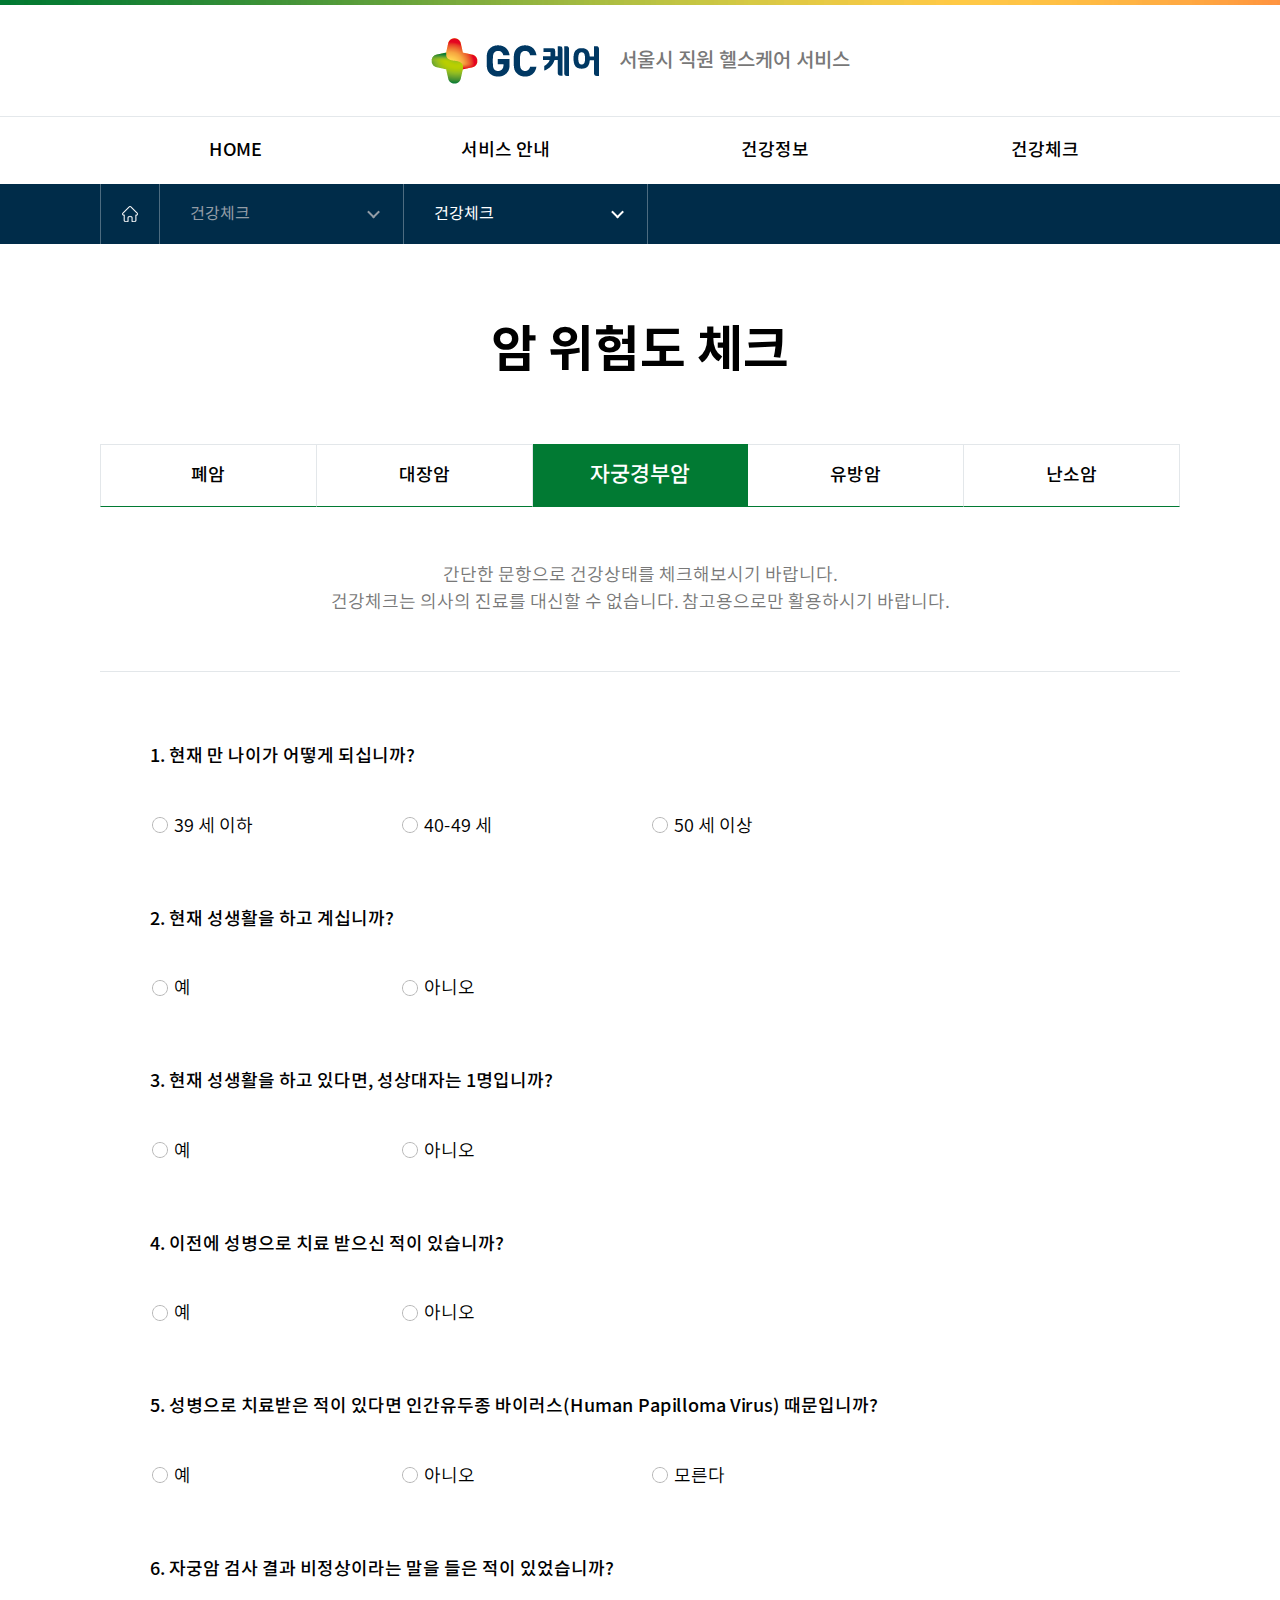
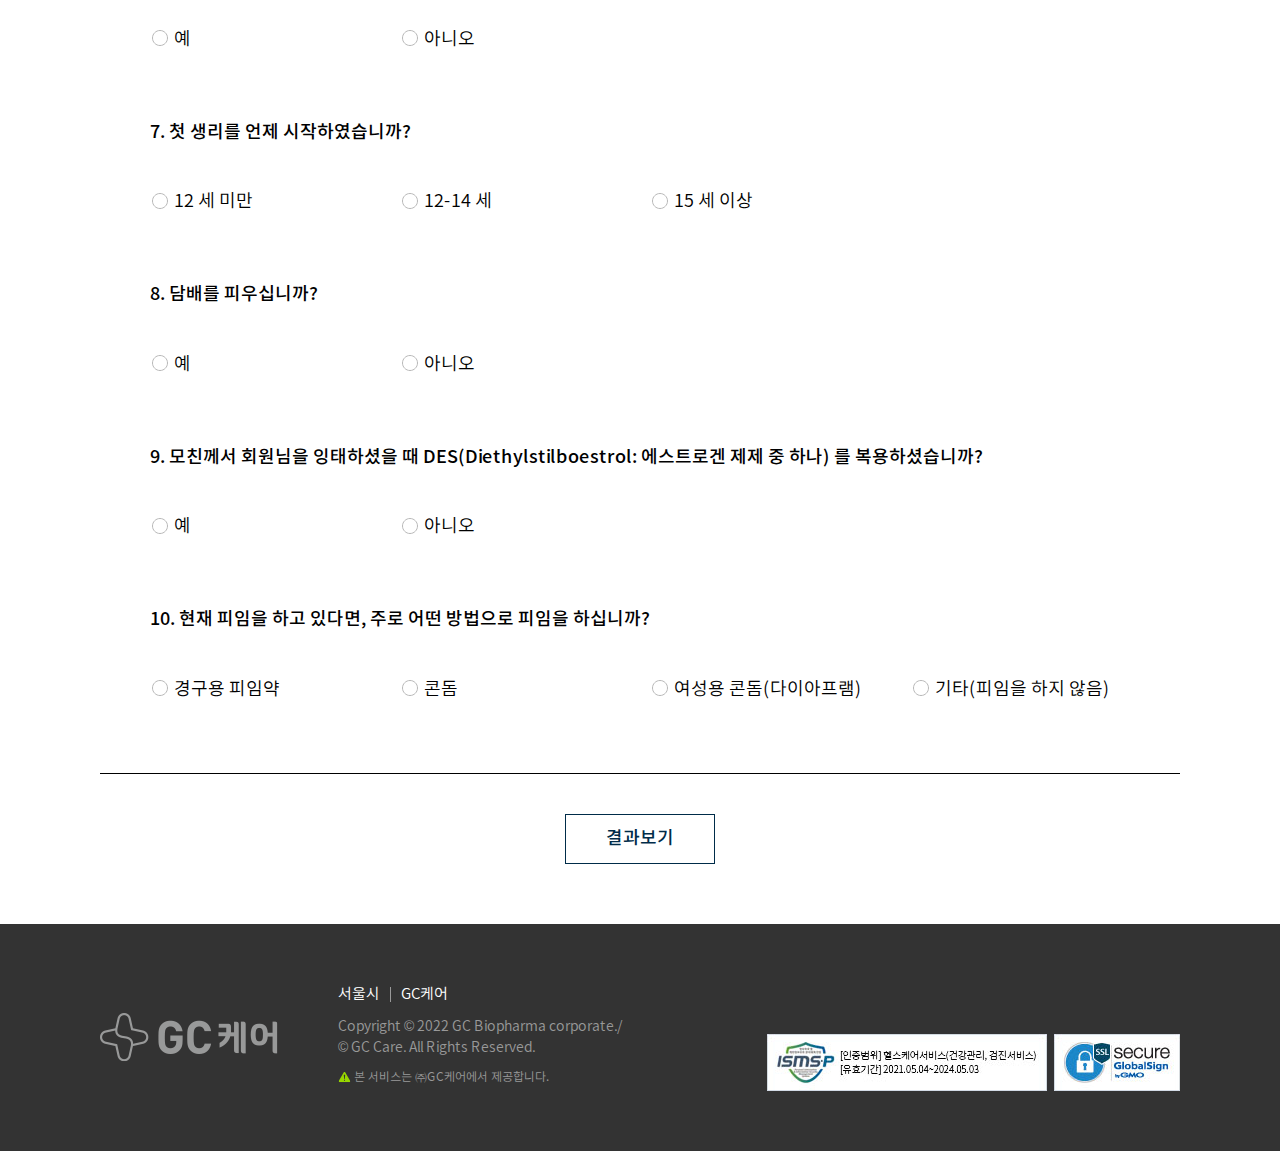
<file: html/sub/healthCheck_cervicalCancer.html>
<!DOCTYPE html>
<html lang="ko">
<head>
    <meta charset="UTF-8">
    <meta http-equiv="X-UA-Compatible" content="IE=edge">
    <meta content="width=device-width,user-scalable=no,initial-scale=1.0,minimum-scale=1.0,maximum-scale=1.0" name="Viewport" />
    <link rel="stylesheet" href="../resource/css/common.css">
    <script type="text/javascript" src="../resource/js/jquery-1.12.4.min.js"></script>
    <script type="text/javascript" src="../resource/js/jquery-ui.js"></script>
    <script type="text/javascript" src="../resource/js/bootstrap.bundle.min.js"></script>
    <script type="text/javascript" src="../resource/js/common.js"></script>
    <title>미래에셋생명 헬스케어 &lt 서비스안내</title>
</head>
<body>
    <div class="wrapper">
        <header>
            <div class="header-inner">
                <div class="header-top">
                    <h1>
                        <a href="" class="d-flex align-center">
                            <span class="img-wrap"><img src="../resource/image/common/img-logo.png" alt=""></span>
                            <span>서울시 직원 헬스케어 서비스</span>
                        </a>
                    </h1>
                </div>
                <div class="gnb">
                    <ul>
                        <li><button type="button">HOME</button></li>
                    </ul>
                    <ul>
                        <li><button type="button">서비스 안내</button></li>
                    </ul>
                    <ul>
                        <li>
                            <button type="button">건강정보</button>
                            <ul class="gnb-depth">
                                <li><a href="">최신 건강정보</a></li>
                                <li><a href="">의학뉴스</a></li>
                            </ul>
                        </li>
                    </ul>
                    <ul>
                        <li>
                            <button type="button">건강체크</button>
                            <ul class="gnb-depth">
                                <li><a href="">암 위험도 체크</a></li>
                                <li><a href="">성인질환 위험도 체크</a></li>
                                <li><a href="">치매 예방 자가 체크</a></li>
                            </ul>
                        </li>
                    </ul>
                </div>
                <a id="cd-menu-trigger" href="#0" class=""><span class="cd-menu-icon"></span></a>
                <div id="cd-lateral-nav">
                    <div class="cd-lateral-top"></div>
                    <ul class="cd-navigation">
                       <li>
                           <a href="/">HOME</a>
                       </li>
                          <li class="item-has-children">
                           <a href="">서비스 안내/신청</a>
                           <ul class="sub-menu lists lists--dot">
                               <li><a href="">서비스 안내</a></li>
                               <li><a href="">서비스 신청</a></li>
                           </ul>
                       </li>
               
                           <li class="item-has-children">
                               <a href="">건강정보</a>
                               <ul class="sub-menu lists lists--dot">
                                   <li><a href="">최신 건강정보</a></li>
                                   <li><a href="">의학뉴스</a></li>
                               </ul>
                           </li>
               
                           <li class="item-has-children">
                               <a href="">건강체크</a>
                               <ul class="sub-menu lists lists--dot">
                                   <li><a href="">암 위험도 체크</a></li>
                                   <li><a href="">성인질환 위험도 체크</a></li>
                               </ul>
                           </li>

                   </ul><!-- end: cd-navigation -->               
               
               </div>
            </div>
        </header>
        <!-- header -->

        <section class="container">
            <section class="location">
                <div class="location-inner d-flex">
                    <a href="location-home" title="홈으로 이동">
                        <img src="../resource/image/sub/icon/icon-home.png" alt="">
                    </a>
                    <div class="location-depth">
                        <button type="button">
                            건강체크
                        </button>
                        <div class="location-depth__child">
                            <a href="" title="" target="_self">서비스 안내</a>
                            <a href="" title="" target="_self">건강정보</a>
                            <a href="" title="" target="_self">건강체크</a>
                        </div>
                    </div>
                    <div class="location-depth current">
                        <button type="button">
                            건강체크
                        </button>
                        <div class="location-depth__child">
                            <a href="" title="페이지 이동">건강정보</a>
                        </div>
                    </div>
                </div>
            </section>
            <section class="container-inner">
                <section class="content">
                    <p class="sub-tit">암 위험도 체크</p>
                    <div class="inner">
                        <div class="tab-wrap" id="subTab_healthCheck">
                            <div class="tab-link">
                                <a href="" title="페이지이동">폐암</a>
                                <a href="" title="페이지이동">대장암</a>
                                <a href="" class="on" title="페이지이동">자궁경부암</a>
                                <a href="" title="페이지이동">유방암</a>
                                <a href="" title="페이지이동">난소암</a>
                            </div>
                            <p class="txt-reference">
                                간단한 문항으로 건강상태를 체크해보시기 바랍니다.<br/>
                                건강체크는 의사의 진료를 대신할 수 없습니다. 참고용으로만 활용하시기 바랍니다.                                
                            </p>
                            <div class="tab-cont">
                                <section class="question-wrap">
                                    <article class="question-item">
                                        <p>1. 현재 만 나이가 어떻게 되십니까?</p>
                                        <div class="form-row mt_20">
                                            <div class="form-row__div">
                                                <input type="radio" name="cervicalCancer01" id="cervicalCancer-0101">
                                                <label for="cervicalCancer-0101" >
                                                    39 세 이하
                                                </label>
                                            </div>
                                            <div class="form-row__div">
                                                <input type="radio" name="cervicalCancer01" id="cervicalCancer-0102">
                                                <label for="cervicalCancer-0102" >
                                                    40-49 세
                                                </label>
                                            </div>
                                            <div class="form-row__div">
                                                <input type="radio" name="cervicalCancer01" id="cervicalCancer-0103">
                                                <label for="cervicalCancer-0103" >
                                                    50 세 이상
                                                </label>
                                            </div>
                                        </div>
                                    </article>
                                    <article class="question-item">
                                        <p>2. 현재 성생활을 하고 계십니까?</p>
                                        <div class="form-row mt_20">
                                            <div class="form-row__div">
                                                <input type="radio" name="cervicalCancer02" id="cervicalCancer-0201">
                                                <label for="cervicalCancer-0201">
                                                    예
                                                </label>
                                            </div>
                                            <div class="form-row__div">
                                                <input type="radio" name="cervicalCancer02" id="cervicalCancer-0202">
                                                <label for="cervicalCancer-0202">
                                                    아니오
                                                </label>
                                            </div>
                                        </div>
                                    </article>
                                    <article class="question-item">
                                        <p>3. 현재 성생활을 하고 있다면, 성상대자는 1명입니까?</p>
                                        <div class="form-row mt_20">
                                            <div class="form-row__div">
                                                <input type="radio" name="cervicalCancer03" id="cervicalCancer-0301">
                                                <label for="cervicalCancer-0301">
                                                    예
                                                </label>
                                            </div>
                                            <div class="form-row__div">
                                                <input type="radio" name="cervicalCancer03" id="cervicalCancer-0302">
                                                <label for="cervicalCancer-0302">
                                                    아니오
                                                </label>
                                            </div>
                                        </div>
                                    </article>
                                    <article class="question-item">
                                        <p>4. 이전에 성병으로 치료 받으신 적이 있습니까?</p>
                                        <div class="form-row mt_20">
                                            <div class="form-row__div">
                                                <input type="radio" name="cervicalCancer04" id="cervicalCancer-0401">
                                                <label for="cervicalCancer-0401">
                                                    예
                                                </label>
                                            </div>
                                            <div class="form-row__div">
                                                <input type="radio" name="cervicalCancer04" id="cervicalCancer-0402">
                                                <label for="cervicalCancer-0402">
                                                    아니오
                                                </label>
                                            </div>
                                        </div>
                                    </article>
                                    <article class="question-item">
                                        <p>5. 성병으로 치료받은 적이 있다면 인간유두종 바이러스(Human Papilloma Virus) 때문입니까?</p>
                                        <div class="form-row mt_20">
                                            <div class="form-row__div">
                                                <input type="radio" name="cervicalCancer05" id="cervicalCancer-0501">
                                                <label for="cervicalCancer-0501">
                                                    예
                                                </label>
                                            </div>
                                            <div class="form-row__div">
                                                <input type="radio" name="cervicalCancer05" id="cervicalCancer-0502">
                                                <label for="cervicalCancer-0502">
                                                    아니오
                                                </label>
                                            </div>
                                            <div class="form-row__div">
                                                <input type="radio" name="cervicalCancer05" id="cervicalCancer-0503">
                                                <label for="cervicalCancer-0503">
                                                    모른다
                                                </label>
                                            </div>
                                        </div>
                                    </article>
                                    <article class="question-item">
                                        <p>6. 자궁암 검사 결과 비정상이라는 말을 들은 적이 있었습니까?</p>
                                        <div class="form-row mt_20">
                                            <div class="form-row__div">
                                                <input type="radio" name="cervicalCancer06" id="cervicalCancer-0601">
                                                <label for="cervicalCancer-0601">
                                                    예
                                                </label>
                                            </div>
                                            <div class="form-row__div">
                                                <input type="radio" name="cervicalCancer06" id="cervicalCancer-0602">
                                                <label for="cervicalCancer-0602">
                                                    아니오
                                                </label>
                                            </div>
                                        </div>
                                    </article>
                                    <article class="question-item">
                                        <p>7. 첫 생리를 언제 시작하였습니까?</p>
                                        <div class="form-row mt_20">
                                            <div class="form-row__div">
                                                <input type="radio" name="cervicalCancer07" id="cervicalCancer-0701">
                                                <label for="cervicalCancer-0701">
                                                    12 세 미만
                                                </label>
                                            </div>
                                            <div class="form-row__div">
                                                <input type="radio" name="cervicalCancer07" id="cervicalCancer-0702">
                                                <label for="cervicalCancer-0702">
                                                    12-14 세
                                                </label>
                                            </div>
                                            <div class="form-row__div">
                                                <input type="radio" name="cervicalCancer07" id="cervicalCancer-0703">
                                                <label for="cervicalCancer-0702">
                                                    15 세 이상
                                                </label>
                                            </div>
                                        </div>
                                    </article>
                                    <article class="question-item">
                                        <p>8. 담배를 피우십니까?</p>
                                        <div class="form-row mt_20">
                                            <div class="form-row__div">
                                                <input type="radio" name="cervicalCancer08" id="cervicalCancer-0801">
                                                <label for="cervicalCancer-0801">
                                                    예
                                                </label>
                                            </div>
                                            <div class="form-row__div">
                                                <input type="radio" name="cervicalCancer08" id="cervicalCancer-0802">
                                                <label for="cervicalCancer-0802">
                                                    아니오
                                                </label>
                                            </div>
                                        </div>
                                    </article>
                                    <article class="question-item">
                                        <p>9. 모친께서 회원님을 잉태하셨을 때 DES(Diethylstilboestrol: 에스트로겐 제제 중 하나) 를 복용하셨습니까?</p>
                                        <div class="form-row mt_20">
                                            <div class="form-row__div">
                                                <input type="radio" name="cervicalCancer09" id="cervicalCancer-0901">
                                                <label for="cervicalCancer-0901">
                                                    예
                                                </label>
                                            </div>
                                            <div class="form-row__div">
                                                <input type="radio" name="cervicalCancer09" id="cervicalCancer-0902">
                                                <label for="cervicalCancer-0902">
                                                    아니오
                                                </label>
                                            </div>
                                        </div>
                                    </article>
                                    <article class="question-item">
                                        <p>10. 현재 피임을 하고 있다면, 주로 어떤 방법으로 피임을 하십니까?</p>
                                        <div class="form-row mt_20">
                                            <div class="form-row__div">
                                                <input type="radio" name="cervicalCancer09" id="cervicalCancer-0901">
                                                <label for="cervicalCancer-0901">
                                                    경구용 피임약
                                                </label>
                                            </div>
                                            <div class="form-row__div">
                                                <input type="radio" name="cervicalCancer09" id="cervicalCancer-0902">
                                                <label for="cervicalCancer-0902">
                                                    콘돔
                                                </label>
                                            </div>
                                            <div class="form-row__div">
                                                <input type="radio" name="cervicalCancer09" id="cervicalCancer-0903">
                                                <label for="cervicalCancer-0903">
                                                    여성용 콘돔(다이아프램)
                                                </label>
                                            </div>
                                            <div class="form-row__div">
                                                <input type="radio" name="cervicalCancer09" id="cervicalCancer-0904">
                                                <label for="cervicalCancer-0904">
                                                    기타(피임을 하지 않음)
                                                </label>
                                            </div>
                                        </div>
                                    </article>
                                </section>
                                <div class="btn-wrap mt_40">
                                    <button type="button" class="btn btn--view"  data-bs-toggle="modal" data-bs-target="#modal_checkCervical">
                                        결과보기
                                    </button>
                                </div>
                            </div>
                        </div>
                    </div>
                </section>
            </section>
        </section>

        <footer>
            <div class="footer-inner d-flex">
                <span class="img-wrap">
                    <img src="../resource/image/main/img-logo--footer.png" alt="">
                </span>
                <div class="footer-info">
                    <ul class="footer-info__link d-flex">
                        <li>
                            <a href="">서울시</a>
                        </li>
                        <li>
                            <a href="">GC케어</a>
                        </li>
                    </ul>
                    <address>
                        Copyright © 2022 GC Biopharma corporate./<br/>© GC Care. All Rights Reserved.
                    </address>
                    <p class="copyright">
                        <img src="../resource/image/common/icon-caution--green.png" alt="">
                        본 서비스는 ㈜GC케어에서 제공합니다.
                    </p>
                </div>
                <div class="footer-banner">
                    <a href="">
                        <img src="../resource/image/common/img-footer-banner--01.jpg" alt="">
                    </a>
                    <a href="">
                        <img src="../resource/image/common/img-footer-banner--02.jpg" alt="">
                    </a>
                </div>
            </div>
        </footer>
        <!-- footer -->

        <!-- Modal -->
        <div class="modal fade health" id="modal_checkCervical" tabindex="-1" aria-labelledby="modal_checkCervicalLabel" aria-hidden="true">
            <div class="modal-dialog">
            <div class="modal-content">
                <div class="modal-header justify-center">
                    <p class="modal-title" id="modal_checkCervicalLabel">자궁경부암 위험도</p>
                    <button type="button" class="btn-close" data-bs-dismiss="modal" aria-label="Close"></button>
                </div>
                <div class="modal-body">
                    <div class="py_5">
                        <h6>
                            text
                        </h6>
                        <p class="txt mt_30">
                            text
                        </p>
                        <p class="txt mt_30">
                            text
                        </p>
                    </div>
                </div>
            </div>
            </div>
        </div>
    </div>
</body>
</html>
</file>
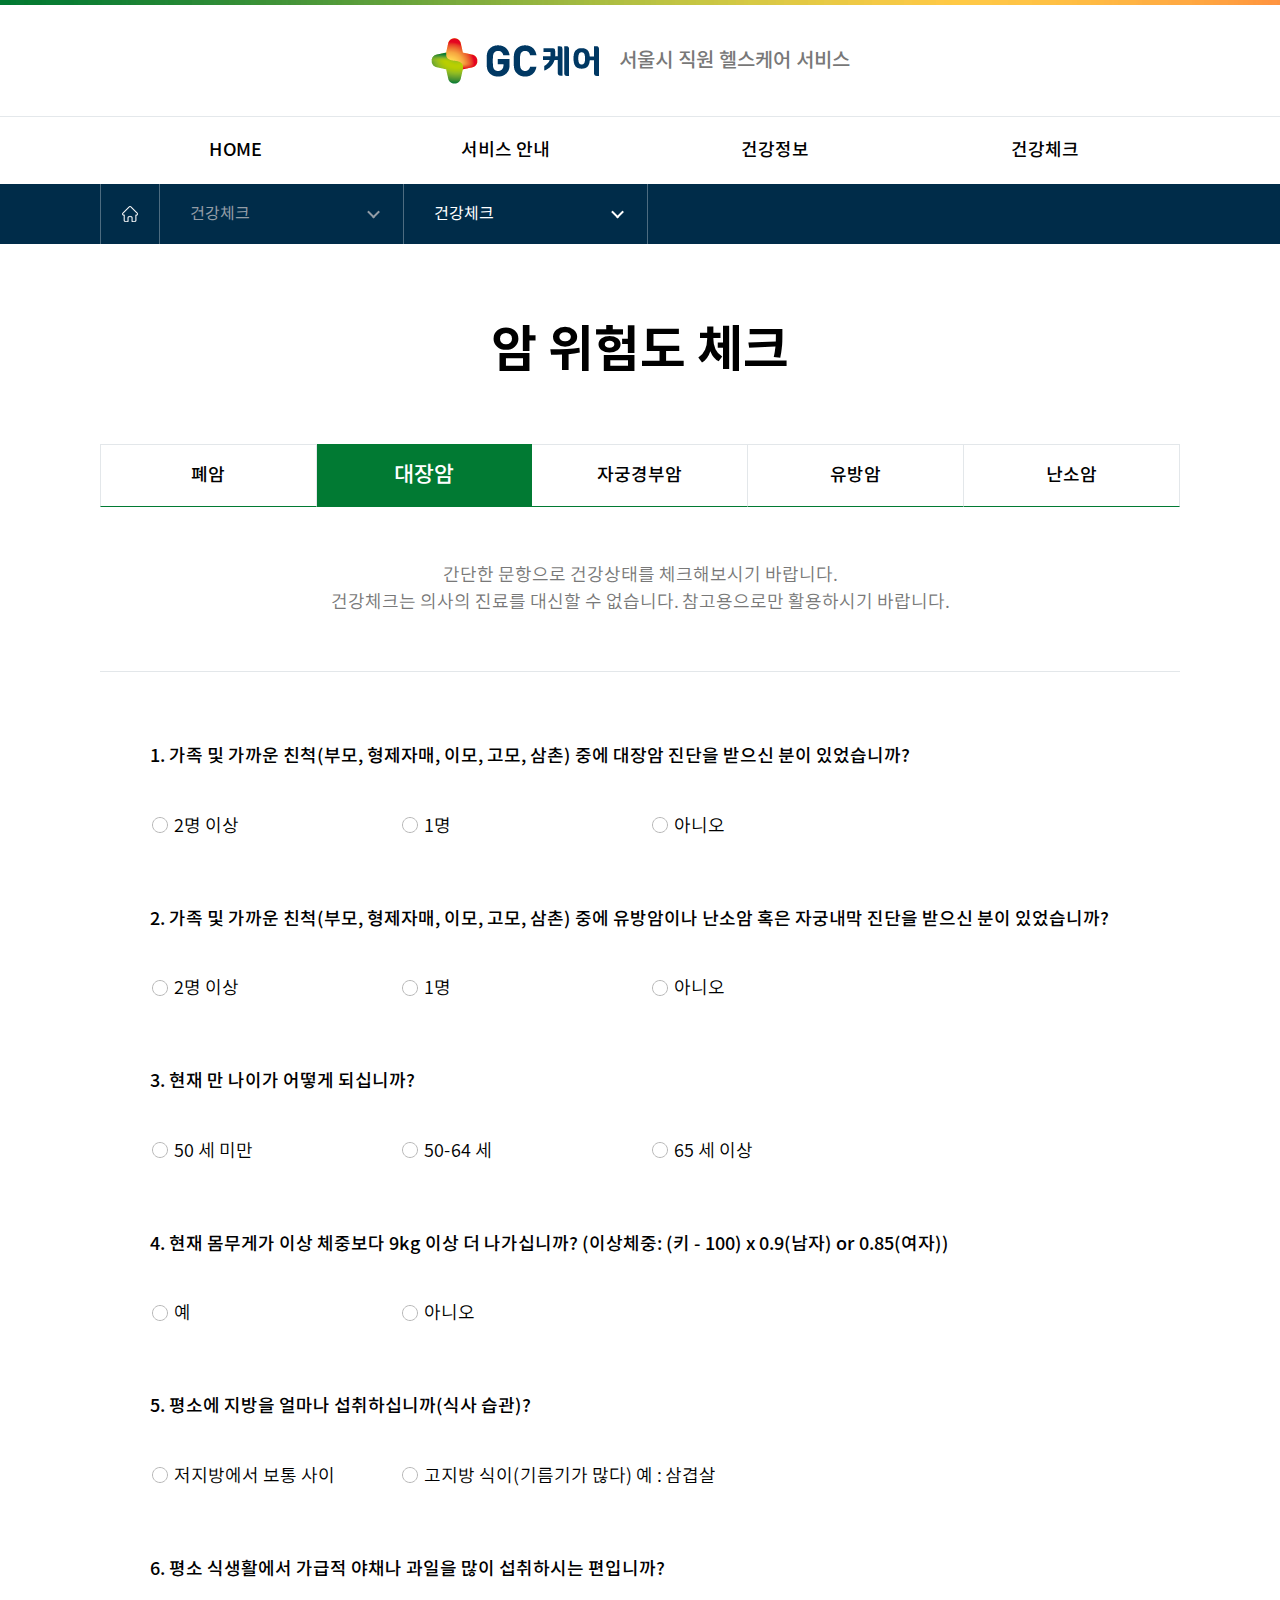
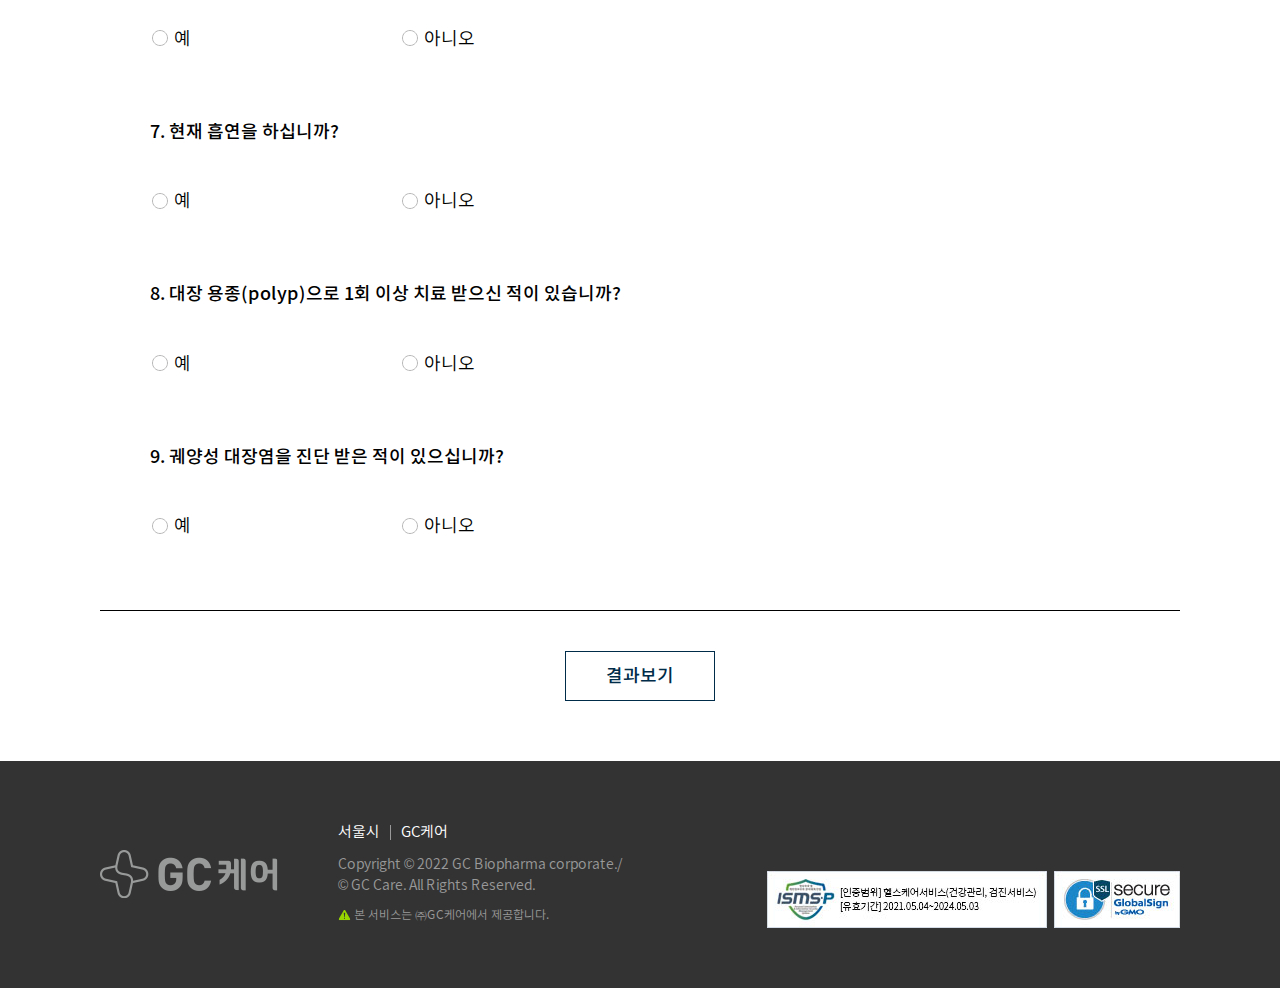
<file: html/sub/healthCheck_colorectalCancer.html>
<!DOCTYPE html>
<html lang="ko">
<head>
    <meta charset="UTF-8">
    <meta http-equiv="X-UA-Compatible" content="IE=edge">
    <meta content="width=device-width,user-scalable=no,initial-scale=1.0,minimum-scale=1.0,maximum-scale=1.0" name="Viewport" />
    <link rel="stylesheet" href="../resource/css/common.css">
    <script type="text/javascript" src="../resource/js/jquery-1.12.4.min.js"></script>
    <script type="text/javascript" src="../resource/js/jquery-ui.js"></script>
    <script type="text/javascript" src="../resource/js/bootstrap.bundle.min.js"></script>
    <script type="text/javascript" src="../resource/js/common.js"></script>
    <title>미래에셋생명 헬스케어 &lt 서비스안내</title>
</head>
<body>
    <div class="wrapper">
        <header>
            <div class="header-inner">
                <div class="header-top">
                    <h1>
                        <a href="" class="d-flex align-center">
                            <span class="img-wrap"><img src="../resource/image/common/img-logo.png" alt=""></span>
                            <span>서울시 직원 헬스케어 서비스</span>
                        </a>
                    </h1>
                </div>
                <div class="gnb">
                    <ul>
                        <li><button type="button">HOME</button></li>
                    </ul>
                    <ul>
                        <li><button type="button">서비스 안내</button></li>
                    </ul>
                    <ul>
                        <li>
                            <button type="button">건강정보</button>
                            <ul class="gnb-depth">
                                <li><a href="">최신 건강정보</a></li>
                                <li><a href="">의학뉴스</a></li>
                            </ul>
                        </li>
                    </ul>
                    <ul>
                        <li>
                            <button type="button">건강체크</button>
                            <ul class="gnb-depth">
                                <li><a href="">암 위험도 체크</a></li>
                                <li><a href="">성인질환 위험도 체크</a></li>
                                <li><a href="">치매 예방 자가 체크</a></li>
                            </ul>
                        </li>
                    </ul>
                </div>
                <a id="cd-menu-trigger" href="#0" class=""><span class="cd-menu-icon"></span></a>
                <div id="cd-lateral-nav">
                    <div class="cd-lateral-top"></div>
                    <ul class="cd-navigation">
                       <li>
                           <a href="/">HOME</a>
                       </li>
                          <li class="item-has-children">
                           <a href="">서비스 안내/신청</a>
                           <ul class="sub-menu lists lists--dot">
                               <li><a href="">서비스 안내</a></li>
                               <li><a href="">서비스 신청</a></li>
                           </ul>
                       </li>
               
                           <li class="item-has-children">
                               <a href="">건강정보</a>
                               <ul class="sub-menu lists lists--dot">
                                   <li><a href="">최신 건강정보</a></li>
                                   <li><a href="">의학뉴스</a></li>
                               </ul>
                           </li>
               
                           <li class="item-has-children">
                               <a href="">건강체크</a>
                               <ul class="sub-menu lists lists--dot">
                                   <li><a href="">암 위험도 체크</a></li>
                                   <li><a href="">성인질환 위험도 체크</a></li>
                               </ul>
                           </li>

                   </ul><!-- end: cd-navigation -->               
               
               </div>
            </div>
        </header>
        <!-- header -->

        <section class="container">
            <section class="location">
                <div class="location-inner d-flex">
                    <a href="location-home" title="홈으로 이동">
                        <img src="../resource/image/sub/icon/icon-home.png" alt="">
                    </a>
                    <div class="location-depth">
                        <button type="button">
                            건강체크
                        </button>
                        <div class="location-depth__child">
                            <a href="" title="" target="_self">서비스 안내</a>
                            <a href="" title="" target="_self">건강정보</a>
                            <a href="" title="" target="_self">건강체크</a>
                        </div>
                    </div>
                    <div class="location-depth current">
                        <button type="button">
                            건강체크
                        </button>
                        <div class="location-depth__child">
                            <a href="" title="페이지 이동">건강정보</a>
                        </div>
                    </div>
                </div>
            </section>
            <section class="container-inner">
                <section class="content">
                    <p class="sub-tit">암 위험도 체크</p>
                    <div class="inner">
                        <div class="tab-wrap" id="subTab_healthCheck">
                            <div class="tab-link">
                                <a href="" title="페이지이동">폐암</a>
                                <a href="" class="on" title="페이지이동">대장암</a>
                                <a href="" title="페이지이동">자궁경부암</a>
                                <a href="" title="페이지이동">유방암</a>
                                <a href="" title="페이지이동">난소암</a>
                            </div>
                            <p class="txt-reference">
                                간단한 문항으로 건강상태를 체크해보시기 바랍니다.<br/>
                                건강체크는 의사의 진료를 대신할 수 없습니다. 참고용으로만 활용하시기 바랍니다.                                
                            </p>
                            <div class="tab-cont">
                                <section class="question-wrap">
                                    <article class="question-item">
                                        <p>1. 가족 및 가까운 친척(부모, 형제자매, 이모, 고모, 삼촌) 중에 대장암 진단을 받으신 분이 있었습니까?</p>
                                        <div class="form-row mt_20">
                                            <div class="form-row__div">
                                                <input type="radio" name="colorectal01" id="colorectal-0101">
                                                <label for="colorectal-0101" >
                                                    2명 이상
                                                </label>
                                            </div>
                                            <div class="form-row__div">
                                                <input type="radio" name="colorectal01" id="colorectal-0102">
                                                <label for="colorectal-0102" >
                                                    1명
                                                </label>
                                            </div>
                                            <div class="form-row__div">
                                                <input type="radio" name="colorectal01" id="colorectal-0103">
                                                <label for="colorectal-0103" >
                                                    아니오
                                                </label>
                                            </div>
                                        </div>
                                    </article>
                                    <article class="question-item">
                                        <p>2. 가족 및 가까운 친척(부모, 형제자매, 이모, 고모, 삼촌) 중에 유방암이나 난소암 혹은 자궁내막 진단을 받으신 분이 있었습니까?</p>
                                        <div class="form-row mt_20">
                                            <div class="form-row__div">
                                                <input type="radio" name="colorectal02" id="colorectal-0201">
                                                <label for="colorectal-0201">
                                                    2명 이상
                                                </label>
                                            </div>
                                            <div class="form-row__div">
                                                <input type="radio" name="colorectal02" id="colorectal-0202">
                                                <label for="colorectal-0202">
                                                    1명
                                                </label>
                                            </div>
                                            <div class="form-row__div">
                                                <input type="radio" name="colorectal02" id="colorectal-0203">
                                                <label for="colorectal-0203">
                                                    아니오
                                                </label>
                                            </div>
                                        </div>
                                    </article>
                                    <article class="question-item">
                                        <p>3. 현재 만 나이가 어떻게 되십니까?</p>
                                        <div class="form-row mt_20">
                                            <div class="form-row__div">
                                                <input type="radio" name="colorectal03" id="colorectal-0301">
                                                <label for="colorectal-0301">
                                                    50 세 미만
                                                </label>
                                            </div>
                                            <div class="form-row__div">
                                                <input type="radio" name="colorectal03" id="colorectal-0302">
                                                <label for="colorectal-0302">
                                                    50-64 세
                                                </label>
                                            </div>
                                            <div class="form-row__div">
                                                <input type="radio" name="colorectal03" id="colorectal-0303">
                                                <label for="colorectal-0302">
                                                    65 세 이상
                                                </label>
                                            </div>
                                        </div>
                                    </article>
                                    <article class="question-item">
                                        <p>4. 현재 몸무게가 이상 체중보다 9kg 이상 더 나가십니까? (이상체중: (키 - 100) x 0.9(남자) or 0.85(여자))</p>
                                        <div class="form-row mt_20">
                                            <div class="form-row__div">
                                                <input type="radio" name="colorectal04" id="colorectal-0401">
                                                <label for="colorectal-0401">
                                                    예
                                                </label>
                                            </div>
                                            <div class="form-row__div">
                                                <input type="radio" name="colorectal04" id="colorectal-0402">
                                                <label for="colorectal-0402">
                                                    아니오
                                                </label>
                                            </div>
                                        </div>
                                    </article>
                                    <article class="question-item">
                                        <p>5. 평소에 지방을 얼마나 섭취하십니까(식사 습관)?</p>
                                        <div class="form-row mt_20">
                                            <div class="form-row__div">
                                                <input type="radio" name="colorectal05" id="colorectal-0501">
                                                <label for="colorectal-0501">
                                                    저지방에서 보통 사이
                                                </label>
                                            </div>
                                            <div class="form-row__div">
                                                <input type="radio" name="colorectal05" id="colorectal-0502">
                                                <label for="colorectal-0502">
                                                    고지방 식이(기름기가 많다) 예 : 삼겹살
                                                </label>
                                            </div>
                                        </div>
                                    </article>
                                    <article class="question-item">
                                        <p>6. 평소 식생활에서 가급적 야채나 과일을 많이 섭취하시는 편입니까?</p>
                                        <div class="form-row mt_20">
                                            <div class="form-row__div">
                                                <input type="radio" name="colorectal06" id="colorectal-0601">
                                                <label for="colorectal-0601">
                                                    예
                                                </label>
                                            </div>
                                            <div class="form-row__div">
                                                <input type="radio" name="colorectal06" id="colorectal-0602">
                                                <label for="colorectal-0602">
                                                    아니오
                                                </label>
                                            </div>
                                        </div>
                                    </article>
                                    <article class="question-item">
                                        <p>7. 현재 흡연을 하십니까?</p>
                                        <div class="form-row mt_20">
                                            <div class="form-row__div">
                                                <input type="radio" name="colorectal07" id="colorectal-0701">
                                                <label for="colorectal-0701">
                                                    예
                                                </label>
                                            </div>
                                            <div class="form-row__div">
                                                <input type="radio" name="colorectal07" id="colorectal-0702">
                                                <label for="colorectal-0702">
                                                    아니오
                                                </label>
                                            </div>
                                        </div>
                                    </article>
                                    <article class="question-item">
                                        <p>8. 대장 용종(polyp)으로 1회 이상 치료 받으신 적이 있습니까?</p>
                                        <div class="form-row mt_20">
                                            <div class="form-row__div">
                                                <input type="radio" name="colorectal08" id="colorectal-0801">
                                                <label for="colorectal-0801">
                                                    예
                                                </label>
                                            </div>
                                            <div class="form-row__div">
                                                <input type="radio" name="colorectal08" id="colorectal-0802">
                                                <label for="colorectal-0802">
                                                    아니오
                                                </label>
                                            </div>
                                        </div>
                                    </article>
                                    <article class="question-item">
                                        <p>9. 궤양성 대장염을 진단 받은 적이 있으십니까?</p>
                                        <div class="form-row mt_20">
                                            <div class="form-row__div">
                                                <input type="radio" name="colorectal09" id="colorectal-0901">
                                                <label for="colorectal-0901">
                                                    예
                                                </label>
                                            </div>
                                            <div class="form-row__div">
                                                <input type="radio" name="colorectal09" id="colorectal-0902">
                                                <label for="colorectal-0902">
                                                    아니오
                                                </label>
                                            </div>
                                        </div>
                                    </article>
                                </section>
                                <div class="btn-wrap mt_40">
                                    <button type="button" class="btn btn--view"  data-bs-toggle="modal" data-bs-target="#modal_checkColoectal">
                                        결과보기
                                    </button>
                                </div>
                            </div>
                        </div>
                    </div>
                </section>
            </section>
        </section>

        <footer>
            <div class="footer-inner d-flex">
                <span class="img-wrap">
                    <img src="../resource/image/main/img-logo--footer.png" alt="">
                </span>
                <div class="footer-info">
                    <ul class="footer-info__link d-flex">
                        <li>
                            <a href="">서울시</a>
                        </li>
                        <li>
                            <a href="">GC케어</a>
                        </li>
                    </ul>
                    <address>
                        Copyright © 2022 GC Biopharma corporate./<br/>© GC Care. All Rights Reserved.
                    </address>
                    <p class="copyright">
                        <img src="../resource/image/common/icon-caution--green.png" alt="">
                        본 서비스는 ㈜GC케어에서 제공합니다.
                    </p>
                </div>
                <div class="footer-banner">
                    <a href="">
                        <img src="../resource/image/common/img-footer-banner--01.jpg" alt="">
                    </a>
                    <a href="">
                        <img src="../resource/image/common/img-footer-banner--02.jpg" alt="">
                    </a>
                </div>
            </div>
        </footer>
        <!-- footer -->

        <!-- Modal -->
        <div class="modal fade health" id="modal_checkColoectal" tabindex="-1" aria-labelledby="modal_checkColoectalLabel" aria-hidden="true">
            <div class="modal-dialog">
            <div class="modal-content">
                <div class="modal-header justify-center">
                    <p class="modal-title" id="modal_checkColoectalLabel">대장암 위험도</p>
                    <button type="button" class="btn-close" data-bs-dismiss="modal" aria-label="Close"></button>
                </div>
                <div class="modal-body">
                    <div class="py_5">
                        <h6>
                            text
                        </h6>
                        <p class="txt mt_30">
                            text
                        </p>
                        <p class="txt mt_30">
                            text
                        </p>
                    </div>
                </div>
            </div>
            </div>
        </div>
    </div>
</body>
</html>
</file>
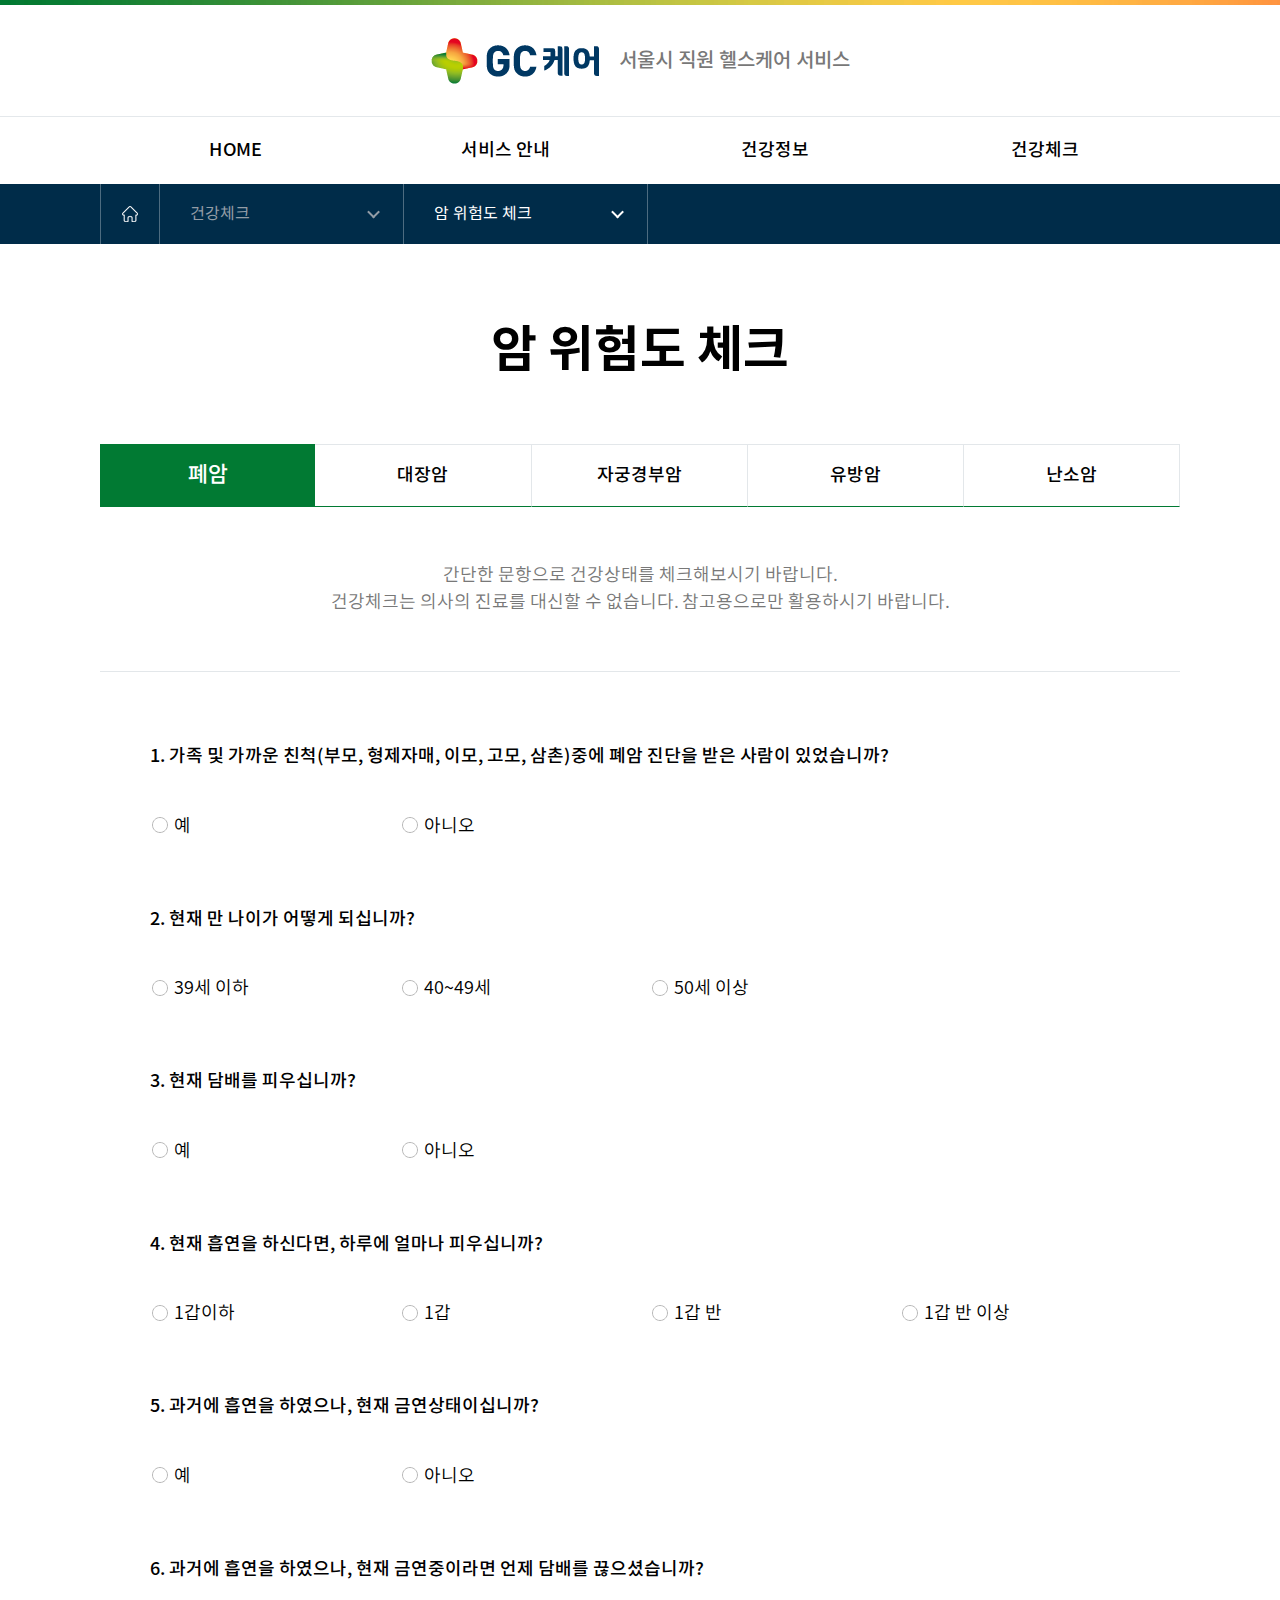
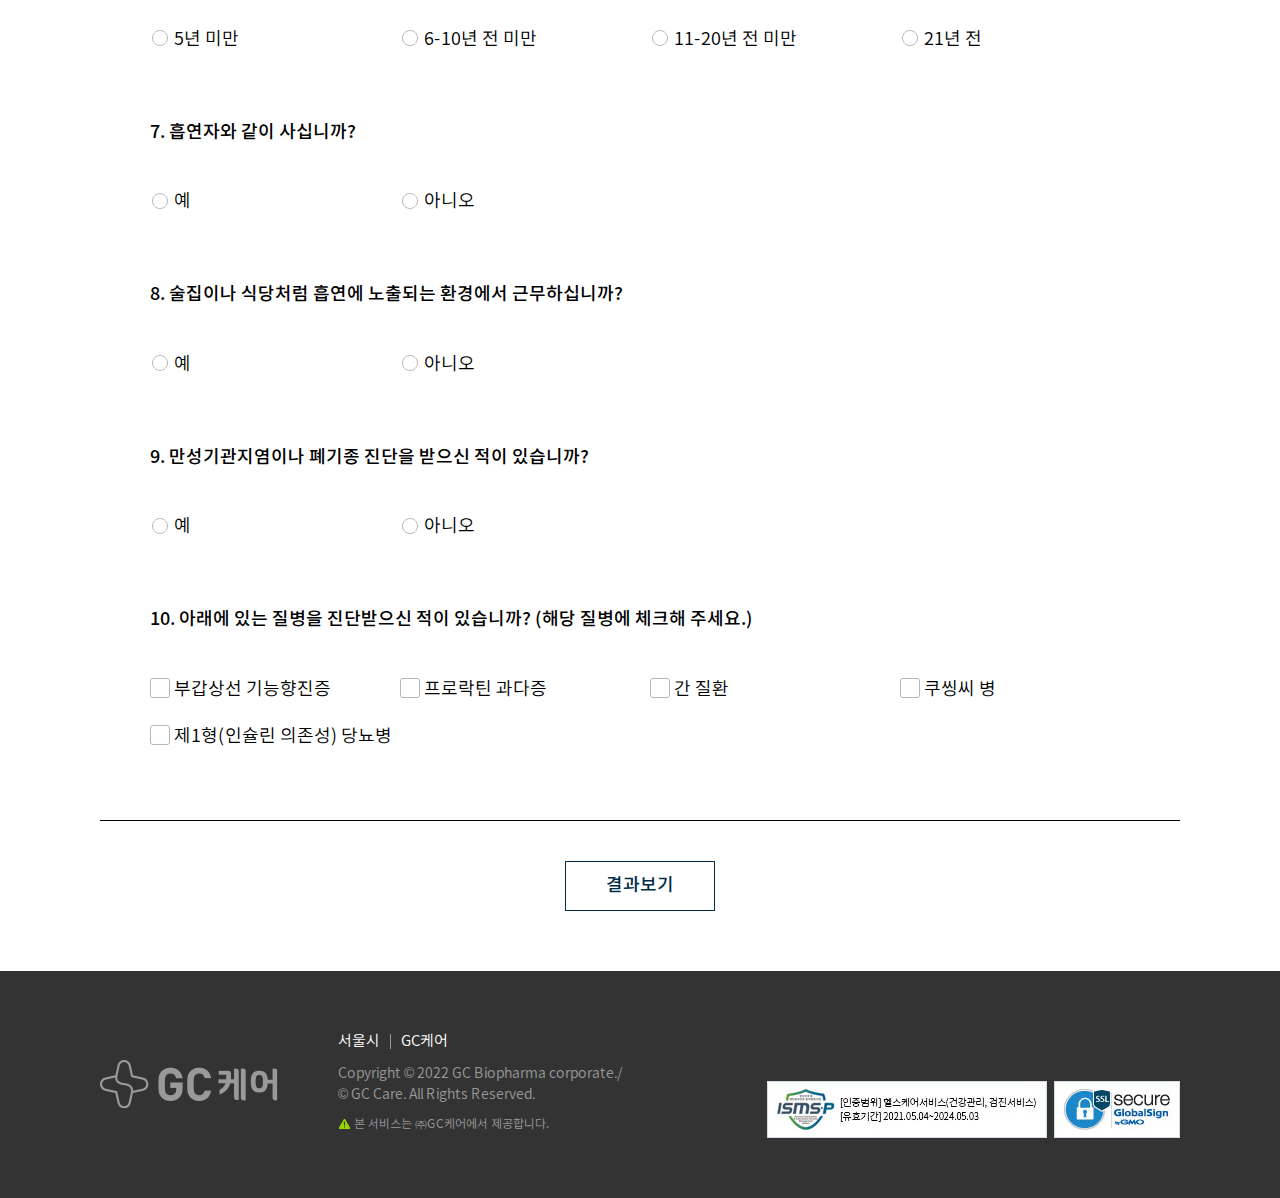
<file: html/sub/healthCheck_lungcancer.html>
<!DOCTYPE html>
<html lang="ko">
<head>
    <meta charset="UTF-8">
    <meta http-equiv="X-UA-Compatible" content="IE=edge">
    <meta content="width=device-width,user-scalable=no,initial-scale=1.0,minimum-scale=1.0,maximum-scale=1.0" name="Viewport" />
    <link rel="stylesheet" href="../resource/css/common.css">
    <script type="text/javascript" src="../resource/js/jquery-1.12.4.min.js"></script>
    <script type="text/javascript" src="../resource/js/jquery-ui.js"></script>
    <script type="text/javascript" src="../resource/js/bootstrap.bundle.min.js"></script>
    <script type="text/javascript" src="../resource/js/common.js"></script>
    <title>미래에셋생명 헬스케어 &lt 서비스안내</title>
</head>
<body>
    <div class="wrapper">
        <header>
            <div class="header-inner">
                <div class="header-top">
                    <h1>
                        <a href="" class="d-flex align-center">
                            <span class="img-wrap"><img src="../resource/image/common/img-logo.png" alt=""></span>
                            <span>서울시 직원 헬스케어 서비스</span>
                        </a>
                    </h1>
                </div>
                <div class="gnb">
                    <ul>
                        <li><button type="button">HOME</button></li>
                    </ul>
                    <ul>
                        <li><button type="button">서비스 안내</button></li>
                    </ul>
                    <ul>
                        <li>
                            <button type="button">건강정보</button>
                            <ul class="gnb-depth">
                                <li><a href="">최신 건강정보</a></li>
                                <li><a href="">의학뉴스</a></li>
                            </ul>
                        </li>
                    </ul>
                    <ul>
                        <li>
                            <button type="button">건강체크</button>
                            <ul class="gnb-depth">
                                <li><a href="">암 위험도 체크</a></li>
                                <li><a href="">성인질환 위험도 체크</a></li>
                                <li><a href="">치매 예방 자가 체크</a></li>
                            </ul>
                        </li>
                    </ul>
                </div>
                <a id="cd-menu-trigger" href="#0" class=""><span class="cd-menu-icon"></span></a>
                <div id="cd-lateral-nav">
                    <div class="cd-lateral-top"></div>
                    <ul class="cd-navigation">
                       <li>
                           <a href="/">HOME</a>
                       </li>
                          <li class="item-has-children">
                           <a href="">서비스 안내/신청</a>
                           <ul class="sub-menu lists lists--dot">
                               <li><a href="">서비스 안내</a></li>
                               <li><a href="">서비스 신청</a></li>
                           </ul>
                       </li>
               
                           <li class="item-has-children">
                               <a href="">건강정보</a>
                               <ul class="sub-menu lists lists--dot">
                                   <li><a href="">최신 건강정보</a></li>
                                   <li><a href="">의학뉴스</a></li>
                               </ul>
                           </li>
               
                           <li class="item-has-children">
                               <a href="">건강체크</a>
                               <ul class="sub-menu lists lists--dot">
                                   <li><a href="">암 위험도 체크</a></li>
                                   <li><a href="">성인질환 위험도 체크</a></li>
                               </ul>
                           </li>

                   </ul><!-- end: cd-navigation -->               
               
               </div>
            </div>
        </header>
        <!-- header -->

        <section class="container">
            <section class="location">
                <div class="location-inner d-flex">
                    <a href="location-home" title="홈으로 이동">
                        <img src="../resource/image/sub/icon/icon-home.png" alt="">
                    </a>
                    <div class="location-depth">
                        <button type="button">
                            건강체크
                        </button>
                        <div class="location-depth__child">
                            <a href="" title="" target="_self">서비스 안내</a>
                            <a href="" title="" target="_self">건강정보</a>
                            <a href="" title="" target="_self">건강체크</a>
                        </div>
                    </div>
                    <div class="location-depth current">
                        <button type="button">
                            암 위험도 체크
                        </button>
                        <div class="location-depth__child">
                            <a href="" title="페이지 이동">암 위험도 체크</a>
                            <a href="" title="페이지 이동">성인질환 위험도 체크</a>
                            <a href="" title="페이지 이동">치매 예방 자가 체크</a>
                        </div>
                    </div>
                </div>
            </section>
            <section class="container-inner">
                <section class="content">
                    <p class="sub-tit">암 위험도 체크</p>
                    <div class="inner">
                        <div class="tab-wrap" id="subTab_healthCheck">
                            <div class="tab-link">
                                <a href="" class="on" title="페이지이동">폐암</a>
                                <a href="" title="페이지이동">대장암</a>
                                <a href="" title="페이지이동">자궁경부암</a>
                                <a href="" title="페이지이동">유방암</a>
                                <a href="" title="페이지이동">난소암</a>
                            </div>
                            <p class="txt-reference">
                                간단한 문항으로 건강상태를 체크해보시기 바랍니다.<br/>
                                건강체크는 의사의 진료를 대신할 수 없습니다. 참고용으로만 활용하시기 바랍니다.                                
                            </p>
                            <div class="tab-cont">
                                <section class="question-wrap">
                                    <article class="question-item">
                                        <p>1. 가족 및 가까운 친척(부모, 형제자매, 이모, 고모, 삼촌)중에 폐암 진단을 받은 사람이 있었습니까?</p>
                                        <div class="form-row mt_20">
                                            <div class="form-row__div">
                                                <input type="radio" name="lungCancer01" id="lungCancer-0101">
                                                <label for="lungCancer-0101" >
                                                    예
                                                </label>
                                            </div>
                                            <div class="form-row__div">
                                                <input type="radio" name="lungCancer01" id="lungCancer-0102">
                                                <label for="lungCancer-0102" >
                                                    아니오
                                                </label>
                                            </div>
                                        </div>
                                    </article>
                                    <article class="question-item">
                                        <p>2. 현재 만 나이가 어떻게 되십니까?</p>
                                        <div class="form-row mt_20">
                                            <div class="form-row__div">
                                                <input type="radio" name="lungCancer02" id="lungCancer-0201">
                                                <label for="lungCancer-0201">
                                                    39세 이하
                                                </label>
                                            </div>
                                            <div class="form-row__div">
                                                <input type="radio" name="lungCancer02" id="lungCancer-0202">
                                                <label for="lungCancer-0202">
                                                    40~49세
                                                </label>
                                            </div>
                                            <div class="form-row__div">
                                                <input type="radio" name="lungCancer02" id="lungCancer-0203">
                                                <label for="lungCancer-0203">
                                                    50세 이상
                                                </label>
                                            </div>
                                        </div>
                                    </article>
                                    <article class="question-item">
                                        <p>3. 현재 담배를 피우십니까?</p>
                                        <div class="form-row mt_20">
                                            <div class="form-row__div">
                                                <input type="radio" name="lungCancer03" id="lungCancer-0301">
                                                <label for="lungCancer-0301">
                                                    예
                                                </label>
                                            </div>
                                            <div class="form-row__div">
                                                <input type="radio" name="lungCancer03" id="lungCancer-0302">
                                                <label for="lungCancer-0302">
                                                    아니오
                                                </label>
                                            </div>
                                        </div>
                                    </article>
                                    <article class="question-item">
                                        <p>4. 현재 흡연을 하신다면, 하루에 얼마나 피우십니까?</p>
                                        <div class="form-row mt_20">
                                            <div class="form-row__div">
                                                <input type="radio" name="lungCancer04" id="lungCancer-0401">
                                                <label for="lungCancer-0401">
                                                    1갑이하
                                                </label>
                                            </div>
                                            <div class="form-row__div">
                                                <input type="radio" name="lungCancer04" id="lungCancer-0402">
                                                <label for="lungCancer-0402">
                                                    1갑
                                                </label>
                                            </div>
                                            <div class="form-row__div">
                                                <input type="radio" name="lungCancer04" id="lungCancer-0403">
                                                <label for="lungCancer-0403">
                                                    1갑 반
                                                </label>
                                            </div>
                                            <div class="form-row__div">
                                                <input type="radio" name="lungCancer04" id="lungCancer-0404">
                                                <label for="lungCancer-0404">
                                                    1갑 반 이상
                                                </label>
                                            </div>
                                        </div>
                                    </article>
                                    <article class="question-item">
                                        <p>5. 과거에 흡연을 하였으나, 현재 금연상태이십니까?</p>
                                        <div class="form-row mt_20">
                                            <div class="form-row__div">
                                                <input type="radio" name="lungCancer05" id="lungCancer-0501">
                                                <label for="lungCancer-0501">
                                                    예
                                                </label>
                                            </div>
                                            <div class="form-row__div">
                                                <input type="radio" name="lungCancer05" id="lungCancer-0502">
                                                <label for="lungCancer-0502">
                                                    아니오
                                                </label>
                                            </div>
                                        </div>
                                    </article>
                                    <article class="question-item">
                                        <p>6. 과거에 흡연을 하였으나, 현재 금연중이라면 언제 담배를 끊으셨습니까?</p>
                                        <div class="form-row mt_20">
                                            <div class="form-row__div">
                                                <input type="radio" name="lungCancer06" id="lungCancer-0601">
                                                <label for="lungCancer-0601">
                                                    5년 미만
                                                </label>
                                            </div>
                                            <div class="form-row__div">
                                                <input type="radio" name="lungCancer06" id="lungCancer-0602">
                                                <label for="lungCancer-0602">
                                                    6-10년 전 미만
                                                </label>
                                            </div>
                                            <div class="form-row__div">
                                                <input type="radio" name="lungCancer06" id="lungCancer-0603">
                                                <label for="lungCancer-0603">
                                                    11-20년 전 미만
                                                </label>
                                            </div>
                                            <div class="form-row__div">
                                                <input type="radio" name="lungCancer06" id="lungCancer-0604">
                                                <label for="lungCancer-0604">
                                                    21년 전
                                                </label>
                                            </div>
                                        </div>
                                    </article>
                                    <article class="question-item">
                                        <p>7. 흡연자와 같이 사십니까?</p>
                                        <div class="form-row mt_20">
                                            <div class="form-row__div">
                                                <input type="radio" name="lungCancer07" id="lungCancer-0701">
                                                <label for="lungCancer-0701">
                                                    예
                                                </label>
                                            </div>
                                            <div class="form-row__div">
                                                <input type="radio" name="lungCancer07" id="lungCancer-0702">
                                                <label for="lungCancer-0702">
                                                    아니오
                                                </label>
                                            </div>
                                        </div>
                                    </article>
                                    <article class="question-item">
                                        <p>8. 술집이나 식당처럼 흡연에 노출되는 환경에서 근무하십니까?</p>
                                        <div class="form-row mt_20">
                                            <div class="form-row__div">
                                                <input type="radio" name="lungCancer08" id="lungCancer-0801">
                                                <label for="lungCancer-0801">
                                                    예
                                                </label>
                                            </div>
                                            <div class="form-row__div">
                                                <input type="radio" name="lungCancer08" id="lungCancer-0802">
                                                <label for="lungCancer-0802">
                                                    아니오
                                                </label>
                                            </div>
                                        </div>
                                    </article>
                                    <article class="question-item">
                                        <p>9. 만성기관지염이나 폐기종 진단을 받으신 적이 있습니까?</p>
                                        <div class="form-row mt_20">
                                            <div class="form-row__div">
                                                <input type="radio" name="lungCancer09" id="lungCancer-0901">
                                                <label for="lungCancer-0901">
                                                    예
                                                </label>
                                            </div>
                                            <div class="form-row__div">
                                                <input type="radio" name="lungCancer09" id="lungCancer-0902">
                                                <label for="lungCancer-0902">
                                                    아니오
                                                </label>
                                            </div>
                                        </div>
                                    </article>
                                    <article class="question-item">
                                        <p>10. 아래에 있는 질병을 진단받으신 적이 있습니까? (해당 질병에 체크해 주세요.)</p>
                                        <div class="form-row row-check mt_20">
                                            <div class="form-row__div">
                                                <input type="checkbox" name="cancerCheck" id="cancerCheck-0000">
                                                <label for="cancerCheck-0000">
                                                    부갑상선 기능향진증
                                                </label>
                                            </div>
                                            <div class="form-row__div">
                                                <input type="checkbox" name="cancerCheck" id="cancerCheck-0001">
                                                <label for="cancerCheck-0001">
                                                    프로락틴 과다증
                                                </label>
                                            </div>
                                            <div class="form-row__div">
                                                <input type="checkbox" name="cancerCheck" id="cancerCheck-0002">
                                                <label for="cancerCheck-0002">
                                                    간 질환
                                                </label>
                                            </div>
                                            <div class="form-row__div">
                                                <input type="checkbox" name="cancerCheck" id="cancerCheck-0003">
                                                <label for="cancerCheck-0003">
                                                    쿠씽씨 병
                                                </label>
                                            </div>
                                            <div class="form-row__div">
                                                <input type="checkbox" name="cancerCheck" id="cancerCheck-0004">
                                                <label for="cancerCheck-0004">
                                                    제1형(인슐린 의존성) 당뇨병
                                                </label>
                                            </div>
                                        </div>
                                    </article>
                                </section>
                                <div class="btn-wrap mt_40">
                                    <button type="button" class="btn btn--view"  data-toggle="modal" data-target="#modal_checkLungCancer">
                                        결과보기
                                    </button>
                                </div>
                            </div>
                        </div>
                    </div>
                </section>
            </section>
        </section>

        <footer>
            <div class="footer-inner d-flex">
                <span class="img-wrap">
                    <img src="../resource/image/main/img-logo--footer.png" alt="">
                </span>
                <div class="footer-info">
                    <ul class="footer-info__link d-flex">
                        <li>
                            <a href="">서울시</a>
                        </li>
                        <li>
                            <a href="">GC케어</a>
                        </li>
                    </ul>
                    <address>
                        Copyright © 2022 GC Biopharma corporate./<br/>© GC Care. All Rights Reserved.
                    </address>
                    <p class="copyright">
                        <img src="../resource/image/common/icon-caution--green.png" alt="">
                        본 서비스는 ㈜GC케어에서 제공합니다.
                    </p>
                </div>
                <div class="footer-banner">
                    <a href="">
                        <img src="../resource/image/common/img-footer-banner--01.jpg" alt="">
                    </a>
                    <a href="">
                        <img src="../resource/image/common/img-footer-banner--02.jpg" alt="">
                    </a>
                </div>
            </div>
        </footer>
        <!-- footer -->

        <!-- popup -->
        <div class="popup fade health" id="modal_checkLungCancer" tabindex="-1" aria-labelledby="modal_checkLungCancerLabel" aria-hidden="true">
            <div class="popup-dialog">
            <div class="popup-content">
                <div class="popup-header justify-center">
                    <p class="popup-title" id="modal_checkLungCancerLabel">폐암 위험도</p>
                    <button type="button" class="btn-close close" data-dismiss="modal" aria-label="Close"></button>
                </div>
                <div class="popup-body">
                    <div class="py_5">
                        <h6>
                            흡연을 하지 않는 당신은 폐암 발생 위험도가 매우 적은 편이라 할 수 있습니다.
                        </h6>
                        <p class="txt mt_30">
                            그러나 본인이 흡연을 하지 않더라도, 주변 사람으로 인한 간접흡연에 의해서도 폐암 발생의 위험이 높아집니다.<br/>
                            따라서, 주변 사람이 흡연을 하는 경우, 금연할 것을 권하고, 담배 연기에 노출되는 것을 피하셔야 합니다.
                        </p>
                        <p class="txt mt_30">
                            3주 이상 기침이 계속되거나, 각혈, 이유를 알 수 없는 피곤함, 식욕이 떨어지고 체중이 감소되거나,<br/>
                            목소리가 쉬거나, 계속되는 가슴의 통증 등은 폐암의 발생으로 인한 증상을 의심할 수 있으므로, 이 때는 전문의의 진찰을 받아야 합니다.                    
                        </p>
                    </div>
                </div>
            </div>
            </div>
        </div>

    </div>

    <div class="popup-backdrop fade"></div>
    
</body>
</html>
</file>
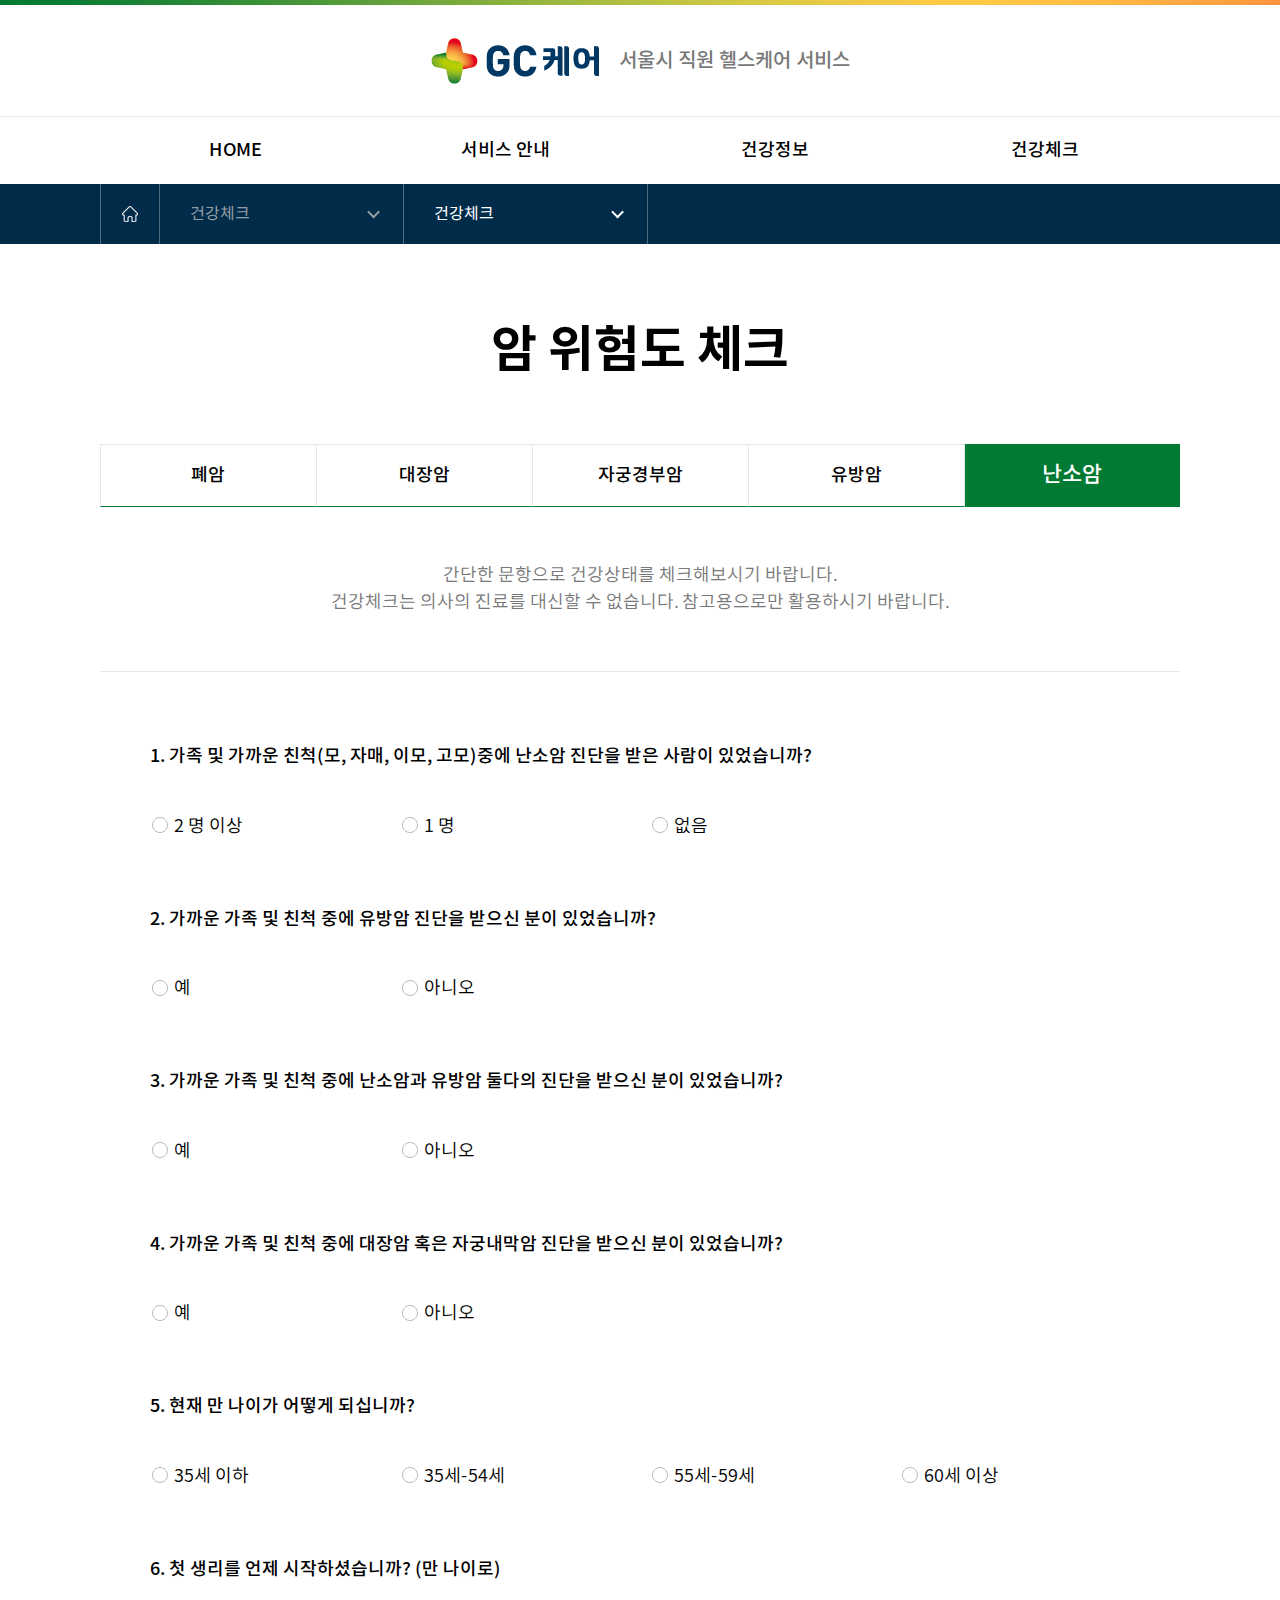
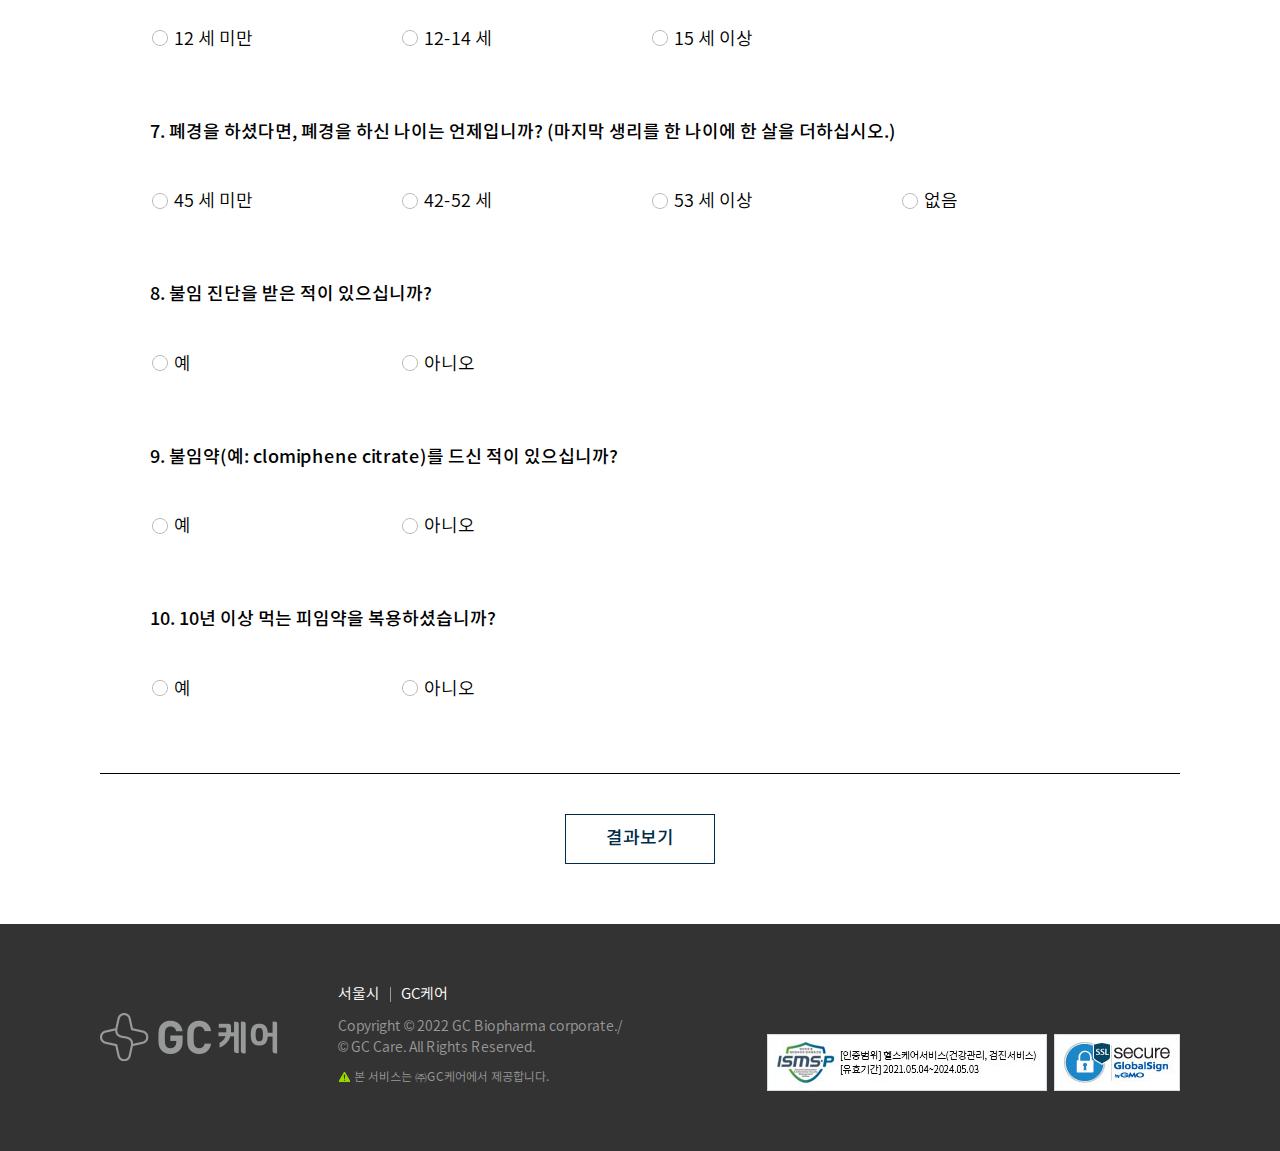
<file: html/sub/healthCheck_ovarianCancer.html>
<!DOCTYPE html>
<html lang="ko">
<head>
    <meta charset="UTF-8">
    <meta http-equiv="X-UA-Compatible" content="IE=edge">
    <meta content="width=device-width,user-scalable=no,initial-scale=1.0,minimum-scale=1.0,maximum-scale=1.0" name="Viewport" />
    <link rel="stylesheet" href="../resource/css/common.css">
    <script type="text/javascript" src="../resource/js/jquery-1.12.4.min.js"></script>
    <script type="text/javascript" src="../resource/js/jquery-ui.js"></script>
    <script type="text/javascript" src="../resource/js/bootstrap.bundle.min.js"></script>
    <script type="text/javascript" src="../resource/js/common.js"></script>
    <title>미래에셋생명 헬스케어 &lt 서비스안내</title>
</head>
<body>
    <div class="wrapper">
        <header>
            <div class="header-inner">
                <div class="header-top">
                    <h1>
                        <a href="" class="d-flex align-center">
                            <span class="img-wrap"><img src="../resource/image/common/img-logo.png" alt=""></span>
                            <span>서울시 직원 헬스케어 서비스</span>
                        </a>
                    </h1>
                </div>
                <div class="gnb">
                    <ul>
                        <li><button type="button">HOME</button></li>
                    </ul>
                    <ul>
                        <li><button type="button">서비스 안내</button></li>
                    </ul>
                    <ul>
                        <li>
                            <button type="button">건강정보</button>
                            <ul class="gnb-depth">
                                <li><a href="">최신 건강정보</a></li>
                                <li><a href="">의학뉴스</a></li>
                            </ul>
                        </li>
                    </ul>
                    <ul>
                        <li>
                            <button type="button">건강체크</button>
                            <ul class="gnb-depth">
                                <li><a href="">암 위험도 체크</a></li>
                                <li><a href="">성인질환 위험도 체크</a></li>
                                <li><a href="">치매 예방 자가 체크</a></li>
                            </ul>
                        </li>
                    </ul>
                </div>
                <a id="cd-menu-trigger" href="#0" class=""><span class="cd-menu-icon"></span></a>
                <div id="cd-lateral-nav">
                    <div class="cd-lateral-top"></div>
                    <ul class="cd-navigation">
                       <li>
                           <a href="/">HOME</a>
                       </li>
                          <li class="item-has-children">
                           <a href="">서비스 안내/신청</a>
                           <ul class="sub-menu lists lists--dot">
                               <li><a href="">서비스 안내</a></li>
                               <li><a href="">서비스 신청</a></li>
                           </ul>
                       </li>
               
                           <li class="item-has-children">
                               <a href="">건강정보</a>
                               <ul class="sub-menu lists lists--dot">
                                   <li><a href="">최신 건강정보</a></li>
                                   <li><a href="">의학뉴스</a></li>
                               </ul>
                           </li>
               
                           <li class="item-has-children">
                               <a href="">건강체크</a>
                               <ul class="sub-menu lists lists--dot">
                                   <li><a href="">암 위험도 체크</a></li>
                                   <li><a href="">성인질환 위험도 체크</a></li>
                               </ul>
                           </li>

                   </ul><!-- end: cd-navigation -->               
               
               </div>
            </div>
        </header>
        <!-- header -->

        <section class="container">
            <section class="location">
                <div class="location-inner d-flex">
                    <a href="location-home" title="홈으로 이동">
                        <img src="../resource/image/sub/icon/icon-home.png" alt="">
                    </a>
                    <div class="location-depth">
                        <button type="button">
                            건강체크
                        </button>
                        <div class="location-depth__child">
                            <a href="" title="" target="_self">서비스 안내</a>
                            <a href="" title="" target="_self">건강정보</a>
                            <a href="" title="" target="_self">건강체크</a>
                        </div>
                    </div>
                    <div class="location-depth current">
                        <button type="button">
                            건강체크
                        </button>
                        <div class="location-depth__child">
                            <a href="" title="페이지 이동">건강정보</a>
                        </div>
                    </div>
                </div>
            </section>
            <section class="container-inner">
                <section class="content">
                    <p class="sub-tit">암 위험도 체크</p>
                    <div class="inner">
                        <div class="tab-wrap" id="subTab_healthCheck">
                            <div class="tab-link">
                                <a href="" title="페이지이동">폐암</a>
                                <a href="" title="페이지이동">대장암</a>
                                <a href="" title="페이지이동">자궁경부암</a>
                                <a href="" title="페이지이동">유방암</a>
                                <a href="" class="on" title="페이지이동">난소암</a>
                            </div>
                            <p class="txt-reference">
                                간단한 문항으로 건강상태를 체크해보시기 바랍니다.<br/>
                                건강체크는 의사의 진료를 대신할 수 없습니다. 참고용으로만 활용하시기 바랍니다.                                
                            </p>
                            <div class="tab-cont">
                                <section class="question-wrap">
                                    <article class="question-item">
                                        <p>1. 가족 및 가까운 친척(모, 자매, 이모, 고모)중에 난소암 진단을 받은 사람이 있었습니까?</p>
                                        <div class="form-row mt_20">
                                            <div class="form-row__div">
                                                <input type="radio" name="ovarian01" id="ovarian-0101">
                                                <label for="ovarian-0101" >
                                                    2 명 이상
                                                </label>
                                            </div>
                                            <div class="form-row__div">
                                                <input type="radio" name="ovarian01" id="ovarian-0102">
                                                <label for="ovarian-0102" >
                                                    1 명
                                                </label>
                                            </div>
                                            <div class="form-row__div">
                                                <input type="radio" name="ovarian01" id="ovarian-0103">
                                                <label for="ovarian-0103" >
                                                    없음
                                                </label>
                                            </div>
                                        </div>
                                    </article>
                                    <article class="question-item">
                                        <p>2. 가까운 가족 및 친척 중에 유방암 진단을 받으신 분이 있었습니까?</p>
                                        <div class="form-row mt_20">
                                            <div class="form-row__div">
                                                <input type="radio" name="ovarian02" id="ovarian-0201">
                                                <label for="ovarian-0201">
                                                    예
                                                </label>
                                            </div>
                                            <div class="form-row__div">
                                                <input type="radio" name="ovarian02" id="ovarian-0202">
                                                <label for="ovarian-0202">
                                                    아니오
                                                </label>
                                            </div>
                                        </div>
                                    </article>
                                    <article class="question-item">
                                        <p>3. 가까운 가족 및 친척 중에 난소암과 유방암 둘다의 진단을 받으신 분이 있었습니까?</p>
                                        <div class="form-row mt_20">
                                            <div class="form-row__div">
                                                <input type="radio" name="ovarian03" id="ovarian-0301">
                                                <label for="ovarian-0301">
                                                    예
                                                </label>
                                            </div>
                                            <div class="form-row__div">
                                                <input type="radio" name="ovarian03" id="ovarian-0302">
                                                <label for="ovarian-0302">
                                                    아니오
                                                </label>
                                            </div>
                                        </div>
                                    </article>
                                    <article class="question-item">
                                        <p>4. 가까운 가족 및 친척 중에 대장암 혹은 자궁내막암 진단을 받으신 분이 있었습니까?</p>
                                        <div class="form-row mt_20">
                                            <div class="form-row__div">
                                                <input type="radio" name="ovarian04" id="ovarian-0401">
                                                <label for="ovarian-0401">
                                                    예
                                                </label>
                                            </div>
                                            <div class="form-row__div">
                                                <input type="radio" name="ovarian04" id="ovarian-0402">
                                                <label for="ovarian-0402">
                                                    아니오
                                                </label>
                                            </div>
                                        </div>
                                    </article>
                                    <article class="question-item">
                                        <p>5. 현재 만 나이가 어떻게 되십니까?</p>
                                        <div class="form-row mt_20">
                                            <div class="form-row__div">
                                                <input type="radio" name="ovarian05" id="ovarian-0501">
                                                <label for="ovarian-0501">
                                                    35세 이하
                                                </label>
                                            </div>
                                            <div class="form-row__div">
                                                <input type="radio" name="ovarian05" id="ovarian-0502">
                                                <label for="ovarian-0502">
                                                    35세-54세
                                                </label>
                                            </div>
                                            <div class="form-row__div">
                                                <input type="radio" name="ovarian05" id="ovarian-0503">
                                                <label for="ovarian-0503">
                                                    55세-59세
                                                </label>
                                            </div>
                                            <div class="form-row__div">
                                                <input type="radio" name="ovarian05" id="ovarian-0504">
                                                <label for="ovarian-0504">
                                                    60세 이상
                                                </label>
                                            </div>
                                        </div>
                                    </article>
                                    <article class="question-item">
                                        <p>6. 첫 생리를 언제 시작하셨습니까? (만 나이로)</p>
                                        <div class="form-row mt_20">
                                            <div class="form-row__div">
                                                <input type="radio" name="ovarian06" id="ovarian-0601">
                                                <label for="ovarian-0601">
                                                    12 세 미만
                                                </label>
                                            </div>
                                            <div class="form-row__div">
                                                <input type="radio" name="ovarian06" id="ovarian-0602">
                                                <label for="ovarian-0602">
                                                    12-14 세
                                                </label>
                                            </div>
                                            <div class="form-row__div">
                                                <input type="radio" name="ovarian06" id="ovarian-0603">
                                                <label for="ovarian-0603">
                                                    15 세 이상
                                                </label>
                                            </div>
                                        </div>
                                    </article>
                                    <article class="question-item">
                                        <p>7. 폐경을 하셨다면, 폐경을 하신 나이는 언제입니까? (마지막 생리를 한 나이에 한 살을 더하십시오.)</p>
                                        <div class="form-row mt_20">
                                            <div class="form-row__div">
                                                <input type="radio" name="ovarian07" id="ovarian-0701">
                                                <label for="ovarian-0701">
                                                    45 세 미만
                                                </label>
                                            </div>
                                            <div class="form-row__div">
                                                <input type="radio" name="ovarian07" id="ovarian-0702">
                                                <label for="ovarian-0702">
                                                    42-52 세
                                                </label>
                                            </div>
                                            <div class="form-row__div">
                                                <input type="radio" name="ovarian07" id="ovarian-0703">
                                                <label for="ovarian-0703">
                                                    53 세 이상
                                                </label>
                                            </div>
                                            <div class="form-row__div">
                                                <input type="radio" name="ovarian07" id="ovarian-0704">
                                                <label for="ovarian-0704">
                                                    없음
                                                </label>
                                            </div>
                                        </div>
                                    </article>
                                    <article class="question-item">
                                        <p>8. 불임 진단을 받은 적이 있으십니까?</p>
                                        <div class="form-row mt_20">
                                            <div class="form-row__div">
                                                <input type="radio" name="ovarian08" id="ovarian-0801">
                                                <label for="ovarian-0801">
                                                    예
                                                </label>
                                            </div>
                                            <div class="form-row__div">
                                                <input type="radio" name="ovarian08" id="ovarian-0802">
                                                <label for="ovarian-0802">
                                                    아니오
                                                </label>
                                            </div>
                                        </div>
                                    </article>
                                    <article class="question-item">
                                        <p>9. 불임약(예: clomiphene citrate)를 드신 적이 있으십니까?</p>
                                        <div class="form-row mt_20">
                                            <div class="form-row__div">
                                                <input type="radio" name="ovarian09" id="ovarian-0901">
                                                <label for="ovarian-0901">
                                                    예
                                                </label>
                                            </div>
                                            <div class="form-row__div">
                                                <input type="radio" name="ovarian09" id="ovarian-0902">
                                                <label for="ovarian-0902">
                                                    아니오
                                                </label>
                                            </div>
                                        </div>
                                    </article>
                                    <article class="question-item">
                                        <p>10. 10년 이상 먹는 피임약을 복용하셨습니까?</p>
                                        <div class="form-row mt_20">
                                            <div class="form-row__div">
                                                <input type="radio" name="ovarian09" id="ovarian-1001">
                                                <label for="ovarian-1001">
                                                    예
                                                </label>
                                            </div>
                                            <div class="form-row__div">
                                                <input type="radio" name="ovarian09" id="ovarian-1002">
                                                <label for="ovarian-1002">
                                                    아니오
                                                </label>
                                            </div>
                                        </div>
                                    </article>
                                </section>
                                <div class="btn-wrap mt_40">
                                    <button type="button" class="btn btn--view"  data-bs-toggle="modal" data-bs-target="#modal_checkOvarian">
                                        결과보기
                                    </button>
                                </div>
                            </div>
                        </div>
                    </div>
                </section>
            </section>
        </section>

        <footer>
            <div class="footer-inner d-flex">
                <span class="img-wrap">
                    <img src="../resource/image/main/img-logo--footer.png" alt="">
                </span>
                <div class="footer-info">
                    <ul class="footer-info__link d-flex">
                        <li>
                            <a href="">서울시</a>
                        </li>
                        <li>
                            <a href="">GC케어</a>
                        </li>
                    </ul>
                    <address>
                        Copyright © 2022 GC Biopharma corporate./<br/>© GC Care. All Rights Reserved.
                    </address>
                    <p class="copyright">
                        <img src="../resource/image/common/icon-caution--green.png" alt="">
                        본 서비스는 ㈜GC케어에서 제공합니다.
                    </p>
                </div>
                <div class="footer-banner">
                    <a href="">
                        <img src="../resource/image/common/img-footer-banner--01.jpg" alt="">
                    </a>
                    <a href="">
                        <img src="../resource/image/common/img-footer-banner--02.jpg" alt="">
                    </a>
                </div>
            </div>
        </footer>
        <!-- footer -->

        <!-- Modal -->
        <div class="modal fade health" id="modal_checkOvarian" tabindex="-1" aria-labelledby="modal_checkOvarianLabel" aria-hidden="true">
            <div class="modal-dialog">
            <div class="modal-content">
                <div class="modal-header justify-center">
                    <p class="modal-title" id="modal_checkOvarianLabel">난소암 위험도</p>
                    <button type="button" class="btn-close" data-bs-dismiss="modal" aria-label="Close"></button>
                </div>
                <div class="modal-body">
                    <div class="py_5">
                        <h6>
                            text
                        </h6>
                        <p class="txt mt_30">
                            text
                        </p>
                        <p class="txt mt_30">
                            text
                        </p>
                    </div>
                </div>
            </div>
            </div>
        </div>
    </div>
</body>
</html>
</file>
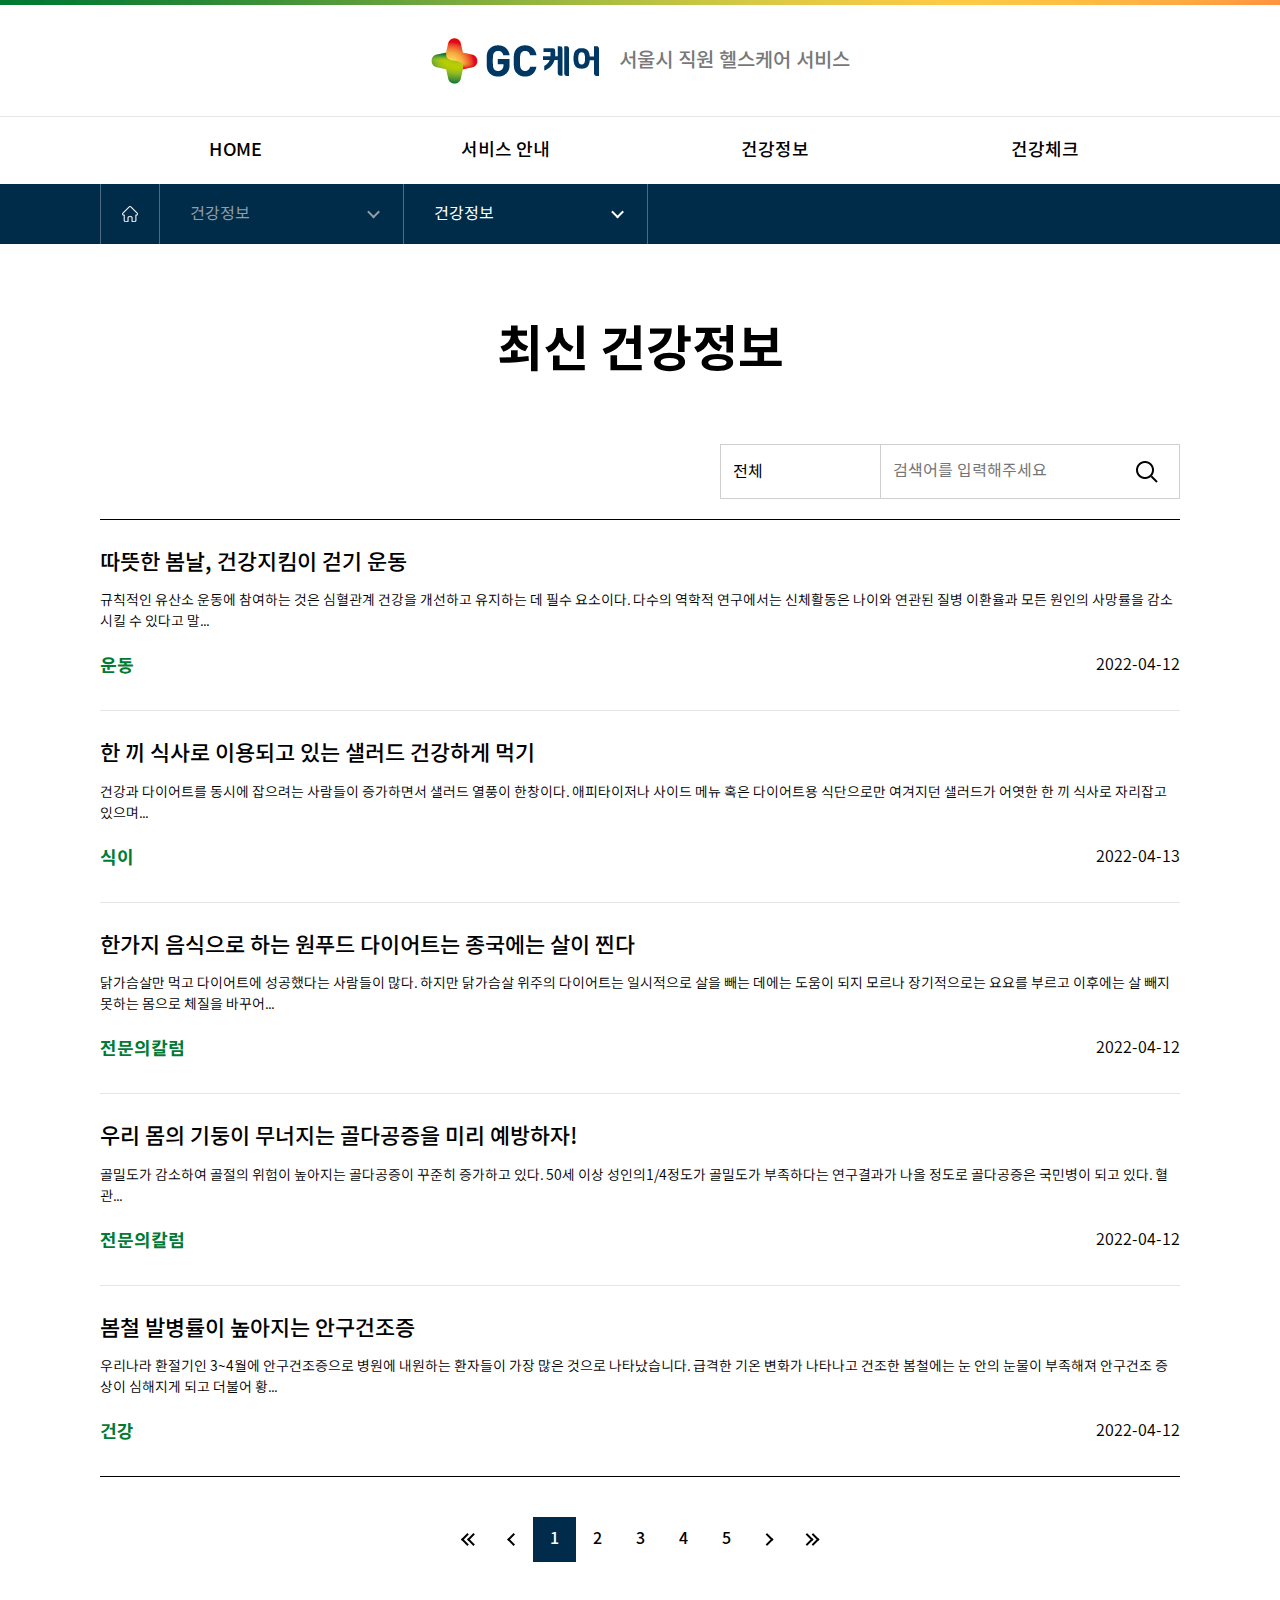
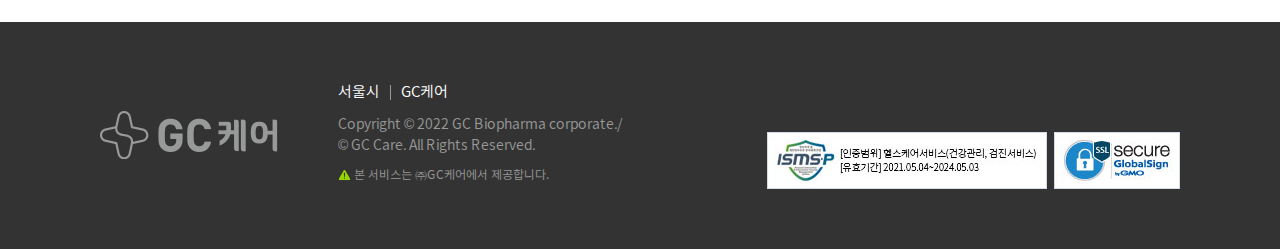
<file: html/sub/healthInfo_list.html>
<!DOCTYPE html>
<html lang="ko">
<head>
    <meta charset="UTF-8">
    <meta http-equiv="X-UA-Compatible" content="IE=edge">
    <meta content="width=device-width,user-scalable=no,initial-scale=1.0,minimum-scale=1.0,maximum-scale=1.0" name="Viewport" />
    <link rel="stylesheet" href="../resource/css/common.css">
    <script type="text/javascript" src="../resource/js/jquery-1.12.4.min.js"></script>
    <script type="text/javascript" src="../resource/js/jquery-ui.js"></script>
    <script type="text/javascript" src="../resource/js/bootstrap.bundle.min.js"></script>
    <script type="text/javascript" src="../resource/js/common.js"></script>
    <title>미래에셋생명 헬스케어 &lt 서비스안내</title>
</head>
<body>
    <div class="wrapper">
        <header>
            <div class="header-inner">
                <div class="header-top">
                    <h1>
                        <a href="" class="d-flex align-center">
                            <span class="img-wrap"><img src="../resource/image/common/img-logo.png" alt=""></span>
                            <span>서울시 직원 헬스케어 서비스</span>
                        </a>
                    </h1>
                </div>
                <div class="gnb">
                    <ul>
                        <li><button type="button">HOME</button></li>
                    </ul>
                    <ul>
                        <li><button type="button">서비스 안내</button></li>
                    </ul>
                    <ul>
                        <li>
                            <button type="button">건강정보</button>
                            <ul class="gnb-depth">
                                <li><a href="">최신 건강정보</a></li>
                                <li><a href="">의학뉴스</a></li>
                            </ul>
                        </li>
                    </ul>
                    <ul>
                        <li>
                            <button type="button">건강체크</button>
                            <ul class="gnb-depth">
                                <li><a href="">암 위험도 체크</a></li>
                                <li><a href="">성인질환 위험도 체크</a></li>
                                <li><a href="">치매 예방 자가 체크</a></li>
                            </ul>
                        </li>
                    </ul>
                </div>
                <a id="cd-menu-trigger" href="#0" class=""><span class="cd-menu-icon"></span></a>
                <div id="cd-lateral-nav">
                    <div class="cd-lateral-top"></div>
                    <ul class="cd-navigation">
                       <li>
                           <a href="/">HOME</a>
                       </li>
                          <li class="item-has-children">
                           <a href="">서비스 안내/신청</a>
                           <ul class="sub-menu lists lists--dot">
                               <li><a href="">서비스 안내</a></li>
                               <li><a href="">서비스 신청</a></li>
                           </ul>
                       </li>
               
                           <li class="item-has-children">
                               <a href="">건강정보</a>
                               <ul class="sub-menu lists lists--dot">
                                   <li><a href="">최신 건강정보</a></li>
                                   <li><a href="">의학뉴스</a></li>
                               </ul>
                           </li>
               
                           <li class="item-has-children">
                               <a href="">건강체크</a>
                               <ul class="sub-menu lists lists--dot">
                                   <li><a href="">암 위험도 체크</a></li>
                                   <li><a href="">성인질환 위험도 체크</a></li>
                               </ul>
                           </li>

                   </ul><!-- end: cd-navigation -->               
               
               </div>
            </div>
        </header>
        <!-- header -->

        <section class="container">
            <section class="location">
                <div class="location-inner d-flex">
                    <a href="location-home" title="홈으로 이동">
                        <img src="../resource/image/sub/icon/icon-home.png" alt="">
                    </a>
                    <div class="location-depth">
                        <button type="button">
                            건강정보
                        </button>
                        <div class="location-depth__child">
                            <a href="" title="" target="_self">서비스 안내</a>
                            <a href="" title="" target="_self">건강정보</a>
                            <a href="" title="" target="_self">건강체크</a>
                        </div>
                    </div>
                    <div class="location-depth current">
                        <button type="button">
                            건강정보
                        </button>
                        <div class="location-depth__child">
                            <a href="" title="페이지 이동">건강정보</a>
                            <a href="" title="페이지 이동">의학뉴스</a>
                        </div>
                    </div>
                </div>
            </section>
            <section class="container-inner">
                <section class="content">
                    <p class="sub-tit">최신 건강정보</p>
                    <div class="inner">
                        <div class="sch-area">
                            <select name="" id="">
                                <option value="">전체</option>
                                <option value="">1</option>
                                <option value="">2</option>
                            </select>
                            <div class="form-row sch-finder">
                                <label for="">
                                    <input type="text" class="form-row__input" placeholder="검색어를 입력해주세요">
                                </label>
                                <button type="button">
                                    <img src="../resource/image/sub/icon/icon-finder.png" alt="">
                                </button>
                            </div>
                        </div>
                        <section class="health-info">
                            <article>
                                <a href="">
                                    <ul class="health-info__cont">
                                        <li><h6>따뜻한 봄날, 건강지킴이 걷기 운동</h6></li>
                                        <li class="txt">
                                            규칙적인 유산소 운동에 참여하는 것은 심혈관계 건강을 개선하고 유지하는 데 필수 요소이다.<br/>
                                            다수의 역학적 연구에서는 신체활동은 나이와 연관된 질병 이환율과 모든 원인의 사망률을 감소시킬 수 있다고 말...                                        
                                        </li>
                                        <li class="publisher">
                                            <p>
                                                <em>운동</em>
                                                2022-04-12
                                            </p>
                                        </li>
                                    </ul>
                                </a>
                            </article>
                            <article>
                                <a href="">
                                    <ul class="health-info__cont">
                                        <li><h6>한 끼 식사로 이용되고 있는 샐러드 건강하게 먹기</h6></li>
                                        <li class="txt">
                                            건강과 다이어트를 동시에 잡으려는 사람들이 증가하면서 샐러드 열풍이 한창이다.<br/>
                                            애피타이저나 사이드 메뉴 혹은 다이어트용 식단으로만 여겨지던 샐러드가 어엿한 한 끼 식사로 자리잡고 있으며...                                        
                                        </li>
                                        <li class="publisher">
                                            <p>
                                                <em>식이</em>
                                                2022-04-13
                                            </p>
                                        </li>
                                    </ul>
                                </a>
                            </article>
                            <article>
                                <a href="">
                                    <ul class="health-info__cont">
                                        <li><h6>한가지 음식으로 하는 원푸드 다이어트는 종국에는 살이 찐다</h6></li>
                                        <li class="txt">
                                            닭가슴살만 먹고 다이어트에 성공했다는 사람들이 많다. 하지만 닭가슴살 위주의 다이어트는 일시적으로<br/>
                                            살을 빼는 데에는 도움이 되지 모르나 장기적으로는 요요를 부르고 이후에는 살 빼지 못하는 몸으로 체질을 바꾸어...                                        
                                        </li>
                                        <li class="publisher">
                                            <p>
                                                <em>전문의칼럼</em>
                                                2022-04-12
                                            </p>
                                        </li>
                                    </ul>
                                </a>
                            </article>
                            <article>
                                <a href="">
                                    <ul class="health-info__cont">
                                        <li><h6>우리 몸의 기둥이 무너지는 골다공증을 미리 예방하자!</h6></li>
                                        <li class="txt">
                                            골밀도가 감소하여 골절의 위험이 높아지는 골다공증이 꾸준히 증가하고 있다.<br/>
                                            50세 이상 성인의1/4정도가 골밀도가 부족하다는 연구결과가 나올 정도로 골다공증은 국민병이 되고 있다. 혈관...                                        
                                        </li>
                                        <li class="publisher">
                                            <p>
                                                <em>전문의칼럼</em>
                                                2022-04-12
                                            </p>
                                        </li>
                                    </ul>
                                </a>
                            </article>
                            <article>
                                <a href="">
                                    <ul class="health-info__cont">
                                        <li><h6>봄철 발병률이 높아지는 안구건조증</h6></li>
                                        <li class="txt">
                                            우리나라 환절기인 3~4월에 안구건조증으로 병원에 내원하는 환자들이 가장 많은 것으로 나타났습니다.<Br/>
                                            급격한 기온 변화가 나타나고 건조한 봄철에는 눈 안의 눈물이 부족해져 안구건조 증상이 심해지게 되고 더불어 황...                                        
                                        </li>
                                        <li class="publisher">
                                            <p>
                                                <em>건강</em>
                                                2022-04-12
                                            </p>
                                        </li>
                                    </ul>
                                </a>
                            </article>
                        </section>
                        <div class="pagination mt_40">
                            <a href="" class="first"></a>
                            <a href="" class="prev"></a>
                            <a href="" class="on">1</a>
                            <a href="">2</a>
                            <a href="">3</a>
                            <a href="">4</a>
                            <a href="">5</a>
                            <a href="" class="next"></a>
                            <a href="" class="last"></a>
                        </div>
                    </div>
                </section>
            </section>
        </section>

        <footer>
            <div class="footer-inner d-flex">
                <span class="img-wrap">
                    <img src="../resource/image/main/img-logo--footer.png" alt="">
                </span>
                <div class="footer-info">
                    <ul class="footer-info__link d-flex">
                        <li>
                            <a href="">서울시</a>
                        </li>
                        <li>
                            <a href="">GC케어</a>
                        </li>
                    </ul>
                    <address>
                        Copyright © 2022 GC Biopharma corporate./<br/>© GC Care. All Rights Reserved.
                    </address>
                    <p class="copyright">
                        <img src="../resource/image/common/icon-caution--green.png" alt="">
                        본 서비스는 ㈜GC케어에서 제공합니다.
                    </p>
                </div>
                <div class="footer-banner">
                    <a href="">
                        <img src="../resource/image/common/img-footer-banner--01.jpg" alt="">
                    </a>
                    <a href="">
                        <img src="../resource/image/common/img-footer-banner--02.jpg" alt="">
                    </a>
                </div>
            </div>
        </footer>
        <!-- footer -->
    </div>
</body>
</html>
</file>
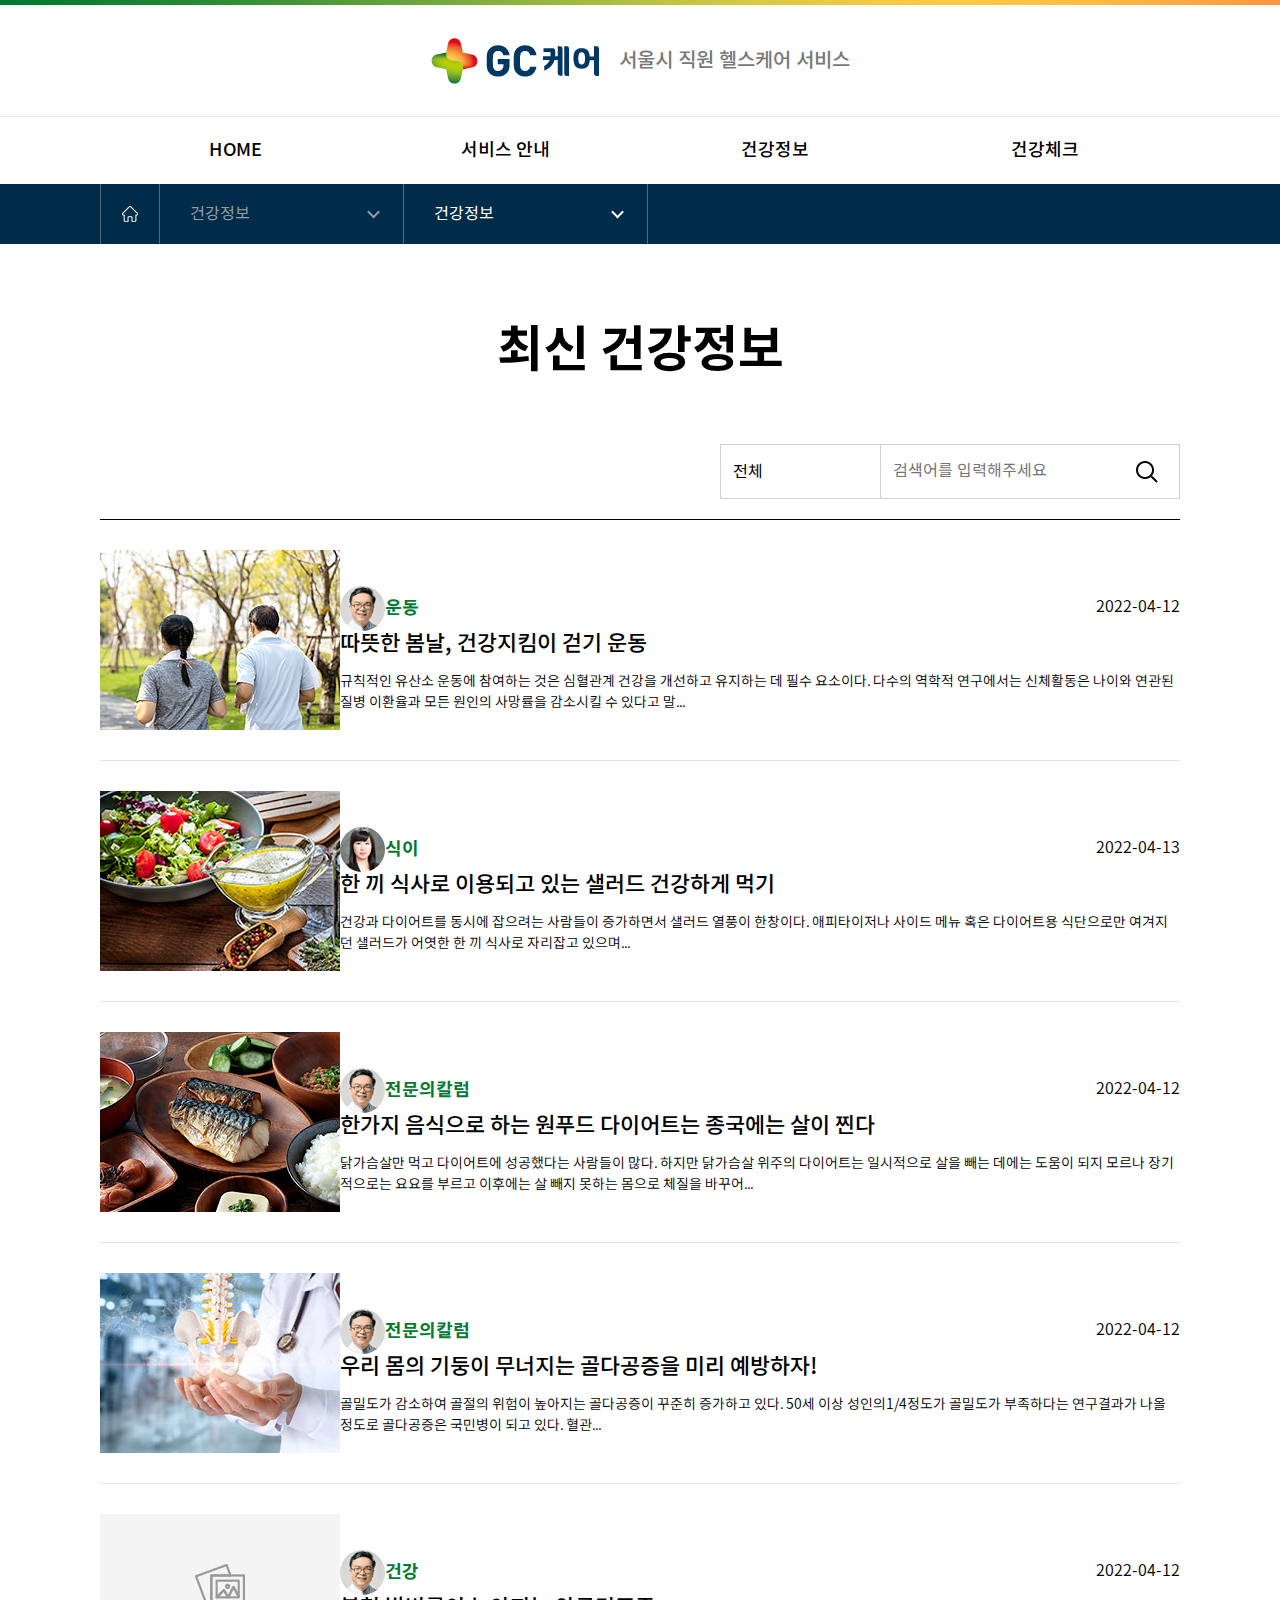
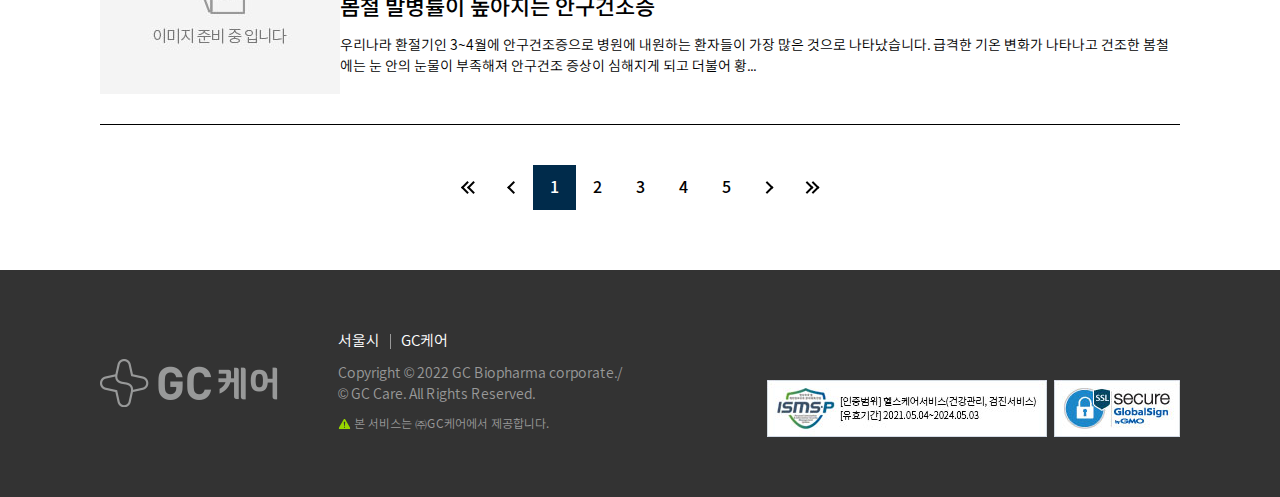
<file: html/sub/healthInfo_list_back.html>
<!DOCTYPE html>
<html lang="ko">
<head>
    <meta charset="UTF-8">
    <meta http-equiv="X-UA-Compatible" content="IE=edge">
    <meta content="width=device-width,user-scalable=no,initial-scale=1.0,minimum-scale=1.0,maximum-scale=1.0" name="Viewport" />
    <link rel="stylesheet" href="../resource/css/common.css">
    <script type="text/javascript" src="../resource/js/jquery-1.12.4.min.js"></script>
    <script type="text/javascript" src="../resource/js/jquery-ui.js"></script>
    <script type="text/javascript" src="../resource/js/bootstrap.bundle.min.js"></script>
    <script type="text/javascript" src="../resource/js/common.js"></script>
    <title>미래에셋생명 헬스케어 &lt 서비스안내</title>
</head>
<body>
    <div class="wrapper">
        <header>
            <div class="header-inner">
                <div class="header-top">
                    <h1>
                        <a href="" class="d-flex align-center">
                            <span class="img-wrap"><img src="../resource/image/common/img-logo.png" alt=""></span>
                            <span>서울시 직원 헬스케어 서비스</span>
                        </a>
                    </h1>
                </div>
                <div class="gnb">
                    <ul>
                        <li><button type="button">HOME</button></li>
                    </ul>
                    <ul>
                        <li><button type="button">서비스 안내</button></li>
                    </ul>
                    <ul>
                        <li>
                            <button type="button">건강정보</button>
                            <ul class="gnb-depth">
                                <li><a href="">최신 건강정보</a></li>
                                <li><a href="">의학뉴스</a></li>
                            </ul>
                        </li>
                    </ul>
                    <ul>
                        <li>
                            <button type="button">건강체크</button>
                            <ul class="gnb-depth">
                                <li><a href="">암 위험도 체크</a></li>
                                <li><a href="">성인질환 위험도 체크</a></li>
                                <li><a href="">치매 예방 자가 체크</a></li>
                            </ul>
                        </li>
                    </ul>
                </div>
                <a id="cd-menu-trigger" href="#0" class=""><span class="cd-menu-icon"></span></a>
                <div id="cd-lateral-nav">
                    <div class="cd-lateral-top"></div>
                    <ul class="cd-navigation">
                       <li>
                           <a href="/">HOME</a>
                       </li>
                          <li class="item-has-children">
                           <a href="">서비스 안내/신청</a>
                           <ul class="sub-menu lists lists--dot">
                               <li><a href="">서비스 안내</a></li>
                               <li><a href="">서비스 신청</a></li>
                           </ul>
                       </li>
               
                           <li class="item-has-children">
                               <a href="">건강정보</a>
                               <ul class="sub-menu lists lists--dot">
                                   <li><a href="">최신 건강정보</a></li>
                                   <li><a href="">의학뉴스</a></li>
                               </ul>
                           </li>
               
                           <li class="item-has-children">
                               <a href="">건강체크</a>
                               <ul class="sub-menu lists lists--dot">
                                   <li><a href="">암 위험도 체크</a></li>
                                   <li><a href="">성인질환 위험도 체크</a></li>
                               </ul>
                           </li>

                   </ul><!-- end: cd-navigation -->               
               
               </div>
            </div>
        </header>
        <!-- header -->

        <section class="container">
            <section class="location">
                <div class="location-inner d-flex">
                    <a href="location-home" title="홈으로 이동">
                        <img src="../resource/image/sub/icon/icon-home.png" alt="">
                    </a>
                    <div class="location-depth">
                        <button type="button">
                            건강정보
                        </button>
                        <div class="location-depth__child">
                            <a href="" title="" target="_self">서비스 안내</a>
                            <a href="" title="" target="_self">건강정보</a>
                            <a href="" title="" target="_self">건강체크</a>
                        </div>
                    </div>
                    <div class="location-depth current">
                        <button type="button">
                            건강정보
                        </button>
                        <div class="location-depth__child">
                            <a href="" title="페이지 이동">건강정보</a>
                            <a href="" title="페이지 이동">의학뉴스</a>
                        </div>
                    </div>
                </div>
            </section>
            <section class="container-inner">
                <section class="content">
                    <p class="sub-tit">최신 건강정보</p>
                    <div class="inner">
                        <div class="sch-area">
                            <select name="" id="">
                                <option value="">전체</option>
                                <option value="">1</option>
                                <option value="">2</option>
                            </select>
                            <div class="form-row sch-finder">
                                <label for="">
                                    <input type="text" class="form-row__input" placeholder="검색어를 입력해주세요">
                                </label>
                                <button type="button">
                                    <img src="../resource/image/sub/icon/icon-finder.png" alt="">
                                </button>
                            </div>
                        </div>
                        <section class="health-info">
                            <article>
                                <a href="">
                                    <span class="health-info__img">
                                        <img src="../resource/image/sub/img-healthInfo--01.jpg" alt="">
                                    </span>
                                    <ul class="health-info__cont">
                                        <li class="publisher">
                                            <span>
                                                <img src="../resource/image/sub/img-healthPublisher--01.png" alt="">
                                            </span>
                                            <p>
                                                <em>운동</em>
                                                2022-04-12
                                            </p>
                                        </li>
                                        <li><h6>따뜻한 봄날, 건강지킴이 걷기 운동</h6></li>
                                        <li class="txt">
                                            규칙적인 유산소 운동에 참여하는 것은 심혈관계 건강을 개선하고 유지하는 데 필수 요소이다.<br/>
                                            다수의 역학적 연구에서는 신체활동은 나이와 연관된 질병 이환율과 모든 원인의 사망률을 감소시킬 수 있다고 말...                                        
                                        </li>
                                    </ul>
                                </a>
                            </article>
                            <article>
                                <a href="">
                                    <span class="health-info__img">
                                        <img src="../resource/image/sub/img-healthInfo--02.jpg" alt="">
                                    </span>
                                    <ul class="health-info__cont">
                                        <li class="publisher">
                                            <span>
                                                <img src="../resource/image/sub/img-healthPublisher--02.png" alt="">
                                            </span>
                                            <p>
                                                <em>식이</em>
                                                2022-04-13
                                            </p>
                                        </li>
                                        <li><h6>한 끼 식사로 이용되고 있는 샐러드 건강하게 먹기</h6></li>
                                        <li class="txt">
                                            건강과 다이어트를 동시에 잡으려는 사람들이 증가하면서 샐러드 열풍이 한창이다.<br/>
                                            애피타이저나 사이드 메뉴 혹은 다이어트용 식단으로만 여겨지던 샐러드가 어엿한 한 끼 식사로 자리잡고 있으며...                                        
                                        </li>
                                    </ul>
                                </a>
                            </article>
                            <article>
                                <a href="">
                                    <span class="health-info__img">
                                        <img src="../resource/image/sub/img-healthInfo--03.jpg" alt="">
                                    </span>
                                    <ul class="health-info__cont">
                                        <li class="publisher">
                                            <span>
                                                <img src="../resource/image/sub/img-healthPublisher--01.png" alt="">
                                            </span>
                                            <p>
                                                <em>전문의칼럼</em>
                                                2022-04-12
                                            </p>
                                        </li>
                                        <li><h6>한가지 음식으로 하는 원푸드 다이어트는 종국에는 살이 찐다</h6></li>
                                        <li class="txt">
                                            닭가슴살만 먹고 다이어트에 성공했다는 사람들이 많다. 하지만 닭가슴살 위주의 다이어트는 일시적으로<br/>
                                            살을 빼는 데에는 도움이 되지 모르나 장기적으로는 요요를 부르고 이후에는 살 빼지 못하는 몸으로 체질을 바꾸어...                                        
                                        </li>
                                    </ul>
                                </a>
                            </article>
                            <article>
                                <a href="">
                                    <span class="health-info__img">
                                        <img src="../resource/image/sub/img-healthInfo--04.jpg" alt="">
                                    </span>
                                    <ul class="health-info__cont">
                                        <li class="publisher">
                                            <span>
                                                <img src="../resource/image/sub/img-healthPublisher--01.png" alt="">
                                            </span>
                                            <p>
                                                <em>전문의칼럼</em>
                                                2022-04-12
                                            </p>
                                        </li>
                                        <li><h6>우리 몸의 기둥이 무너지는 골다공증을 미리 예방하자!</h6></li>
                                        <li class="txt">
                                            골밀도가 감소하여 골절의 위험이 높아지는 골다공증이 꾸준히 증가하고 있다.<br/>
                                            50세 이상 성인의1/4정도가 골밀도가 부족하다는 연구결과가 나올 정도로 골다공증은 국민병이 되고 있다. 혈관...                                        
                                        </li>
                                    </ul>
                                </a>
                            </article>
                            <article>
                                <a href="">
                                    <span class="health-info__img">
                                        <img src="../resource/image/sub/img-healthInfo--no.jpg" alt="">
                                    </span>
                                    <ul class="health-info__cont">
                                        <li class="publisher">
                                            <span>
                                                <img src="../resource/image/sub/img-healthPublisher--01.png" alt="">
                                            </span>
                                            <p>
                                                <em>건강</em>
                                                2022-04-12
                                            </p>
                                        </li>
                                        <li><h6>봄철 발병률이 높아지는 안구건조증</h6></li>
                                        <li class="txt">
                                            우리나라 환절기인 3~4월에 안구건조증으로 병원에 내원하는 환자들이 가장 많은 것으로 나타났습니다.<Br/>
                                            급격한 기온 변화가 나타나고 건조한 봄철에는 눈 안의 눈물이 부족해져 안구건조 증상이 심해지게 되고 더불어 황...                                        
                                        </li>
                                    </ul>
                                </a>
                            </article>
                        </section>
                        <div class="pagination mt_40">
                            <a href="" class="first"></a>
                            <a href="" class="prev"></a>
                            <a href="" class="on">1</a>
                            <a href="">2</a>
                            <a href="">3</a>
                            <a href="">4</a>
                            <a href="">5</a>
                            <a href="" class="next"></a>
                            <a href="" class="last"></a>
                        </div>
                    </div>
                </section>
            </section>
        </section>

        <footer>
            <div class="footer-inner d-flex">
                <span class="img-wrap">
                    <img src="../resource/image/main/img-logo--footer.png" alt="">
                </span>
                <div class="footer-info">
                    <ul class="footer-info__link d-flex">
                        <li>
                            <a href="">서울시</a>
                        </li>
                        <li>
                            <a href="">GC케어</a>
                        </li>
                    </ul>
                    <address>
                        Copyright © 2022 GC Biopharma corporate./<br/>© GC Care. All Rights Reserved.
                    </address>
                    <p class="copyright">
                        <img src="../resource/image/common/icon-caution--green.png" alt="">
                        본 서비스는 ㈜GC케어에서 제공합니다.
                    </p>
                </div>
                <div class="footer-banner">
                    <a href="">
                        <img src="../resource/image/common/img-footer-banner--01.jpg" alt="">
                    </a>
                    <a href="">
                        <img src="../resource/image/common/img-footer-banner--02.jpg" alt="">
                    </a>
                </div>
            </div>
        </footer>
        <!-- footer -->
    </div>
</body>
</html>
</file>
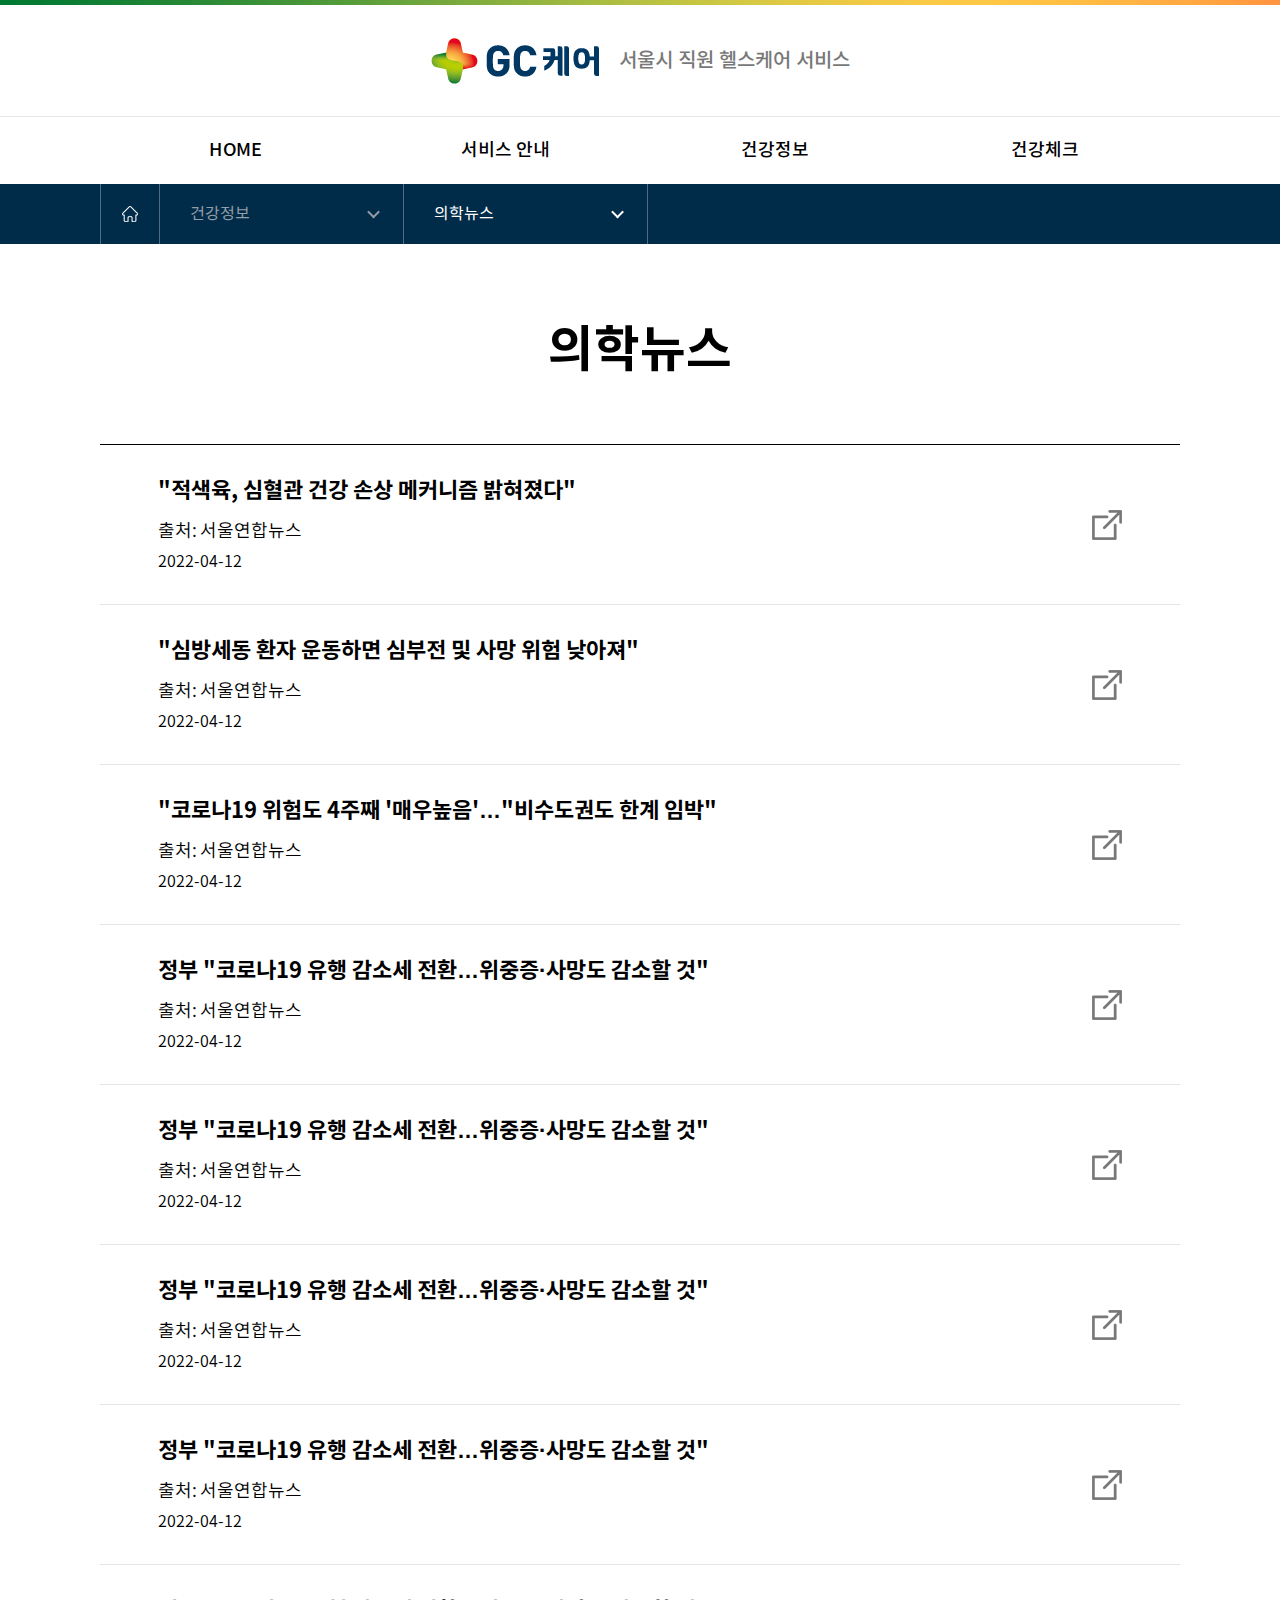
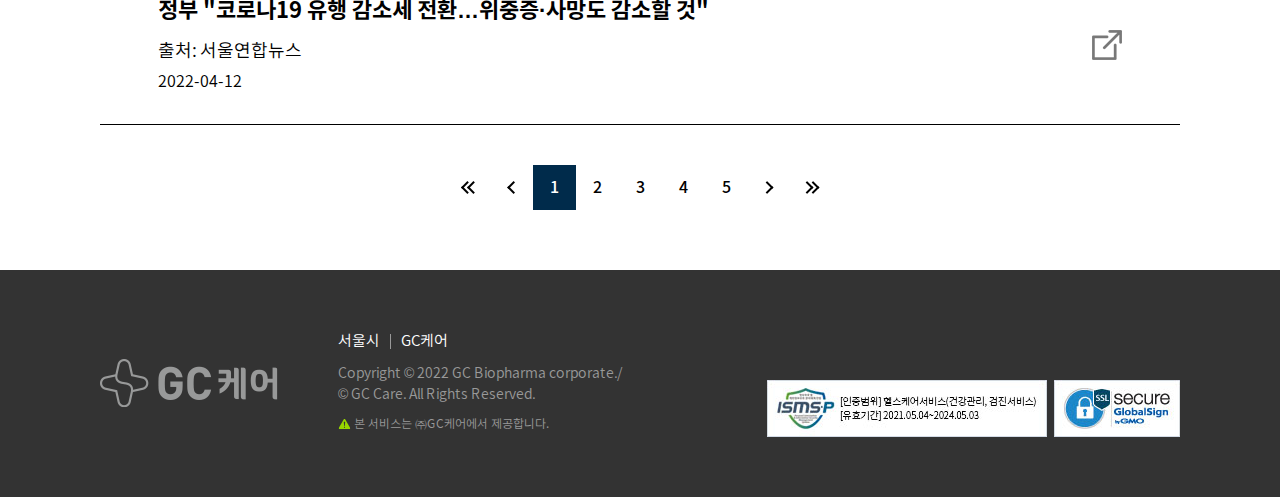
<file: html/sub/healthInfo_medicalList.html>
<!DOCTYPE html>
<html lang="ko">
<head>
    <meta charset="UTF-8">
    <meta http-equiv="X-UA-Compatible" content="IE=edge">
    <meta content="width=device-width,user-scalable=no,initial-scale=1.0,minimum-scale=1.0,maximum-scale=1.0" name="Viewport" />
    <link rel="stylesheet" href="../resource/css/common.css">
    <script type="text/javascript" src="../resource/js/jquery-1.12.4.min.js"></script>
    <script type="text/javascript" src="../resource/js/jquery-ui.js"></script>
    <script type="text/javascript" src="../resource/js/bootstrap.bundle.min.js"></script>
    <script type="text/javascript" src="../resource/js/common.js"></script>
    <title>미래에셋생명 헬스케어 &lt 서비스안내</title>
</head>
<body>
    <div class="wrapper">
        <header>
            <div class="header-inner">
                <div class="header-top">
                    <h1>
                        <a href="" class="d-flex align-center">
                            <span class="img-wrap"><img src="../resource/image/common/img-logo.png" alt=""></span>
                            <span>서울시 직원 헬스케어 서비스</span>
                        </a>
                    </h1>
                </div>
                <div class="gnb">
                    <ul>
                        <li><button type="button">HOME</button></li>
                    </ul>
                    <ul>
                        <li><button type="button">서비스 안내</button></li>
                    </ul>
                    <ul>
                        <li>
                            <button type="button">건강정보</button>
                            <ul class="gnb-depth">
                                <li><a href="">최신 건강정보</a></li>
                                <li><a href="">의학뉴스</a></li>
                            </ul>
                        </li>
                    </ul>
                    <ul>
                        <li>
                            <button type="button">건강체크</button>
                            <ul class="gnb-depth">
                                <li><a href="">암 위험도 체크</a></li>
                                <li><a href="">성인질환 위험도 체크</a></li>
                                <li><a href="">치매 예방 자가 체크</a></li>
                            </ul>
                        </li>
                    </ul>
                </div>
                <a id="cd-menu-trigger" href="#0" class=""><span class="cd-menu-icon"></span></a>
                <div id="cd-lateral-nav">
                    <div class="cd-lateral-top"></div>
                    <ul class="cd-navigation">
                       <li>
                           <a href="/">HOME</a>
                       </li>
                          <li class="item-has-children">
                           <a href="">서비스 안내/신청</a>
                           <ul class="sub-menu lists lists--dot">
                               <li><a href="">서비스 안내</a></li>
                               <li><a href="">서비스 신청</a></li>
                           </ul>
                       </li>
               
                           <li class="item-has-children">
                               <a href="">건강정보</a>
                               <ul class="sub-menu lists lists--dot">
                                   <li><a href="">최신 건강정보</a></li>
                                   <li><a href="">의학뉴스</a></li>
                               </ul>
                           </li>
               
                           <li class="item-has-children">
                               <a href="">건강체크</a>
                               <ul class="sub-menu lists lists--dot">
                                   <li><a href="">암 위험도 체크</a></li>
                                   <li><a href="">성인질환 위험도 체크</a></li>
                               </ul>
                           </li>

                   </ul><!-- end: cd-navigation -->               
               
               </div>
            </div>
        </header>
        <!-- header -->

        <section class="container">
            <section class="location">
                <div class="location-inner d-flex">
                    <a href="location-home" title="홈으로 이동">
                        <img src="../resource/image/sub/icon/icon-home.png" alt="">
                    </a>
                    <div class="location-depth">
                        <button type="button">
                            건강정보
                        </button>
                        <div class="location-depth__child">
                            <a href="" title="" target="_self">서비스 안내</a>
                            <a href="" title="" target="_self">건강정보</a>
                            <a href="" title="" target="_self">건강체크</a>
                        </div>
                    </div>
                    <div class="location-depth current">
                        <button type="button">
                            의학뉴스
                        </button>
                        <div class="location-depth__child">
                            <a href="" title="페이지 이동">건강정보</a>
                            <a href="" title="페이지 이동">의학뉴스</a>
                        </div>
                    </div>
                </div>
            </section>
            <section class="container-inner">
                <section class="content">
                    <p class="sub-tit">의학뉴스</p>
                    <div class="inner">
                        <section class="health-news">
                            <article>
                                <a href="">
                                    <p class="health-news__tit">
                                        "적색육, 심혈관 건강 손상 메커니즘 밝혀졌다"
                                        <span>출처:  서울연합뉴스</span>
                                        <em>2022-04-12</em>
                                    </p>
                                    <span class="img-wrap">
                                        <img src="../resource/image/sub/icon/icon-outerLink.png" alt="">
                                    </span>
                                </a>
                            </article>
                            <article>
                                <a href="">
                                    <p class="health-news__tit">
                                        "심방세동 환자 운동하면 심부전 및 사망 위험 낮아져"
                                        <span>출처:  서울연합뉴스</span>
                                        <em>2022-04-12</em>
                                    </p>
                                    <span class="img-wrap">
                                        <img src="../resource/image/sub/icon/icon-outerLink.png" alt="">
                                    </span>
                                </a>
                            </article>
                            <article>
                                <a href="">
                                    <p class="health-news__tit">
                                        "코로나19 위험도 4주째 '매우높음'…"비수도권도 한계 임박"
                                        <span>출처:  서울연합뉴스</span>
                                        <em>2022-04-12</em>
                                    </p>
                                    <span class="img-wrap">
                                        <img src="../resource/image/sub/icon/icon-outerLink.png" alt="">
                                    </span>
                                </a>
                            </article>
                            <article>
                                <a href="">
                                    <p class="health-news__tit">
                                        정부 "코로나19 유행 감소세 전환…위중증·사망도 감소할 것"
                                        <span>출처:  서울연합뉴스</span>
                                        <em>2022-04-12</em>
                                    </p>
                                    <span class="img-wrap">
                                        <img src="../resource/image/sub/icon/icon-outerLink.png" alt="">
                                    </span>
                                </a>
                            </article>
                            <article>
                                <a href="">
                                    <p class="health-news__tit">
                                        정부 "코로나19 유행 감소세 전환…위중증·사망도 감소할 것"
                                        <span>출처:  서울연합뉴스</span>
                                        <em>2022-04-12</em>
                                    </p>
                                    <span class="img-wrap">
                                        <img src="../resource/image/sub/icon/icon-outerLink.png" alt="">
                                    </span>
                                </a>
                            </article>
                            <article>
                                <a href="">
                                    <p class="health-news__tit">
                                        정부 "코로나19 유행 감소세 전환…위중증·사망도 감소할 것"
                                        <span>출처:  서울연합뉴스</span>
                                        <em>2022-04-12</em>
                                    </p>
                                    <span class="img-wrap">
                                        <img src="../resource/image/sub/icon/icon-outerLink.png" alt="">
                                    </span>
                                </a>
                            </article>
                            <article>
                                <a href="">
                                    <p class="health-news__tit">
                                        정부 "코로나19 유행 감소세 전환…위중증·사망도 감소할 것"
                                        <span>출처:  서울연합뉴스</span>
                                        <em>2022-04-12</em>
                                    </p>
                                    <span class="img-wrap">
                                        <img src="../resource/image/sub/icon/icon-outerLink.png" alt="">
                                    </span>
                                </a>
                            </article>
                            <article>
                                <a href="">
                                    <p class="health-news__tit">
                                        정부 "코로나19 유행 감소세 전환…위중증·사망도 감소할 것"
                                        <span>출처:  서울연합뉴스</span>
                                        <em>2022-04-12</em>
                                    </p>
                                    <span class="img-wrap">
                                        <img src="../resource/image/sub/icon/icon-outerLink.png" alt="">
                                    </span>
                                </a>
                            </article>
                            
                        </section>
                        <div class="pagination mt_40">
                            <a href="" class="first"></a>
                            <a href="" class="prev"></a>
                            <a href="" class="on">1</a>
                            <a href="">2</a>
                            <a href="">3</a>
                            <a href="">4</a>
                            <a href="">5</a>
                            <a href="" class="next"></a>
                            <a href="" class="last"></a>
                        </div>
                    </div>
                </section>
            </section>
        </section>

        <footer>
            <div class="footer-inner d-flex">
                <span class="img-wrap">
                    <img src="../resource/image/main/img-logo--footer.png" alt="">
                </span>
                <div class="footer-info">
                    <ul class="footer-info__link d-flex">
                        <li>
                            <a href="">서울시</a>
                        </li>
                        <li>
                            <a href="">GC케어</a>
                        </li>
                    </ul>
                    <address>
                        Copyright © 2022 GC Biopharma corporate./<br/>© GC Care. All Rights Reserved.
                    </address>
                    <p class="copyright">
                        <img src="../resource/image/common/icon-caution--green.png" alt="">
                        본 서비스는 ㈜GC케어에서 제공합니다.
                    </p>
                </div>
                <div class="footer-banner">
                    <a href="">
                        <img src="../resource/image/common/img-footer-banner--01.jpg" alt="">
                    </a>
                    <a href="">
                        <img src="../resource/image/common/img-footer-banner--02.jpg" alt="">
                    </a>
                </div>
            </div>
        </footer>
        <!-- footer -->
    </div>
</body>
</html>
</file>
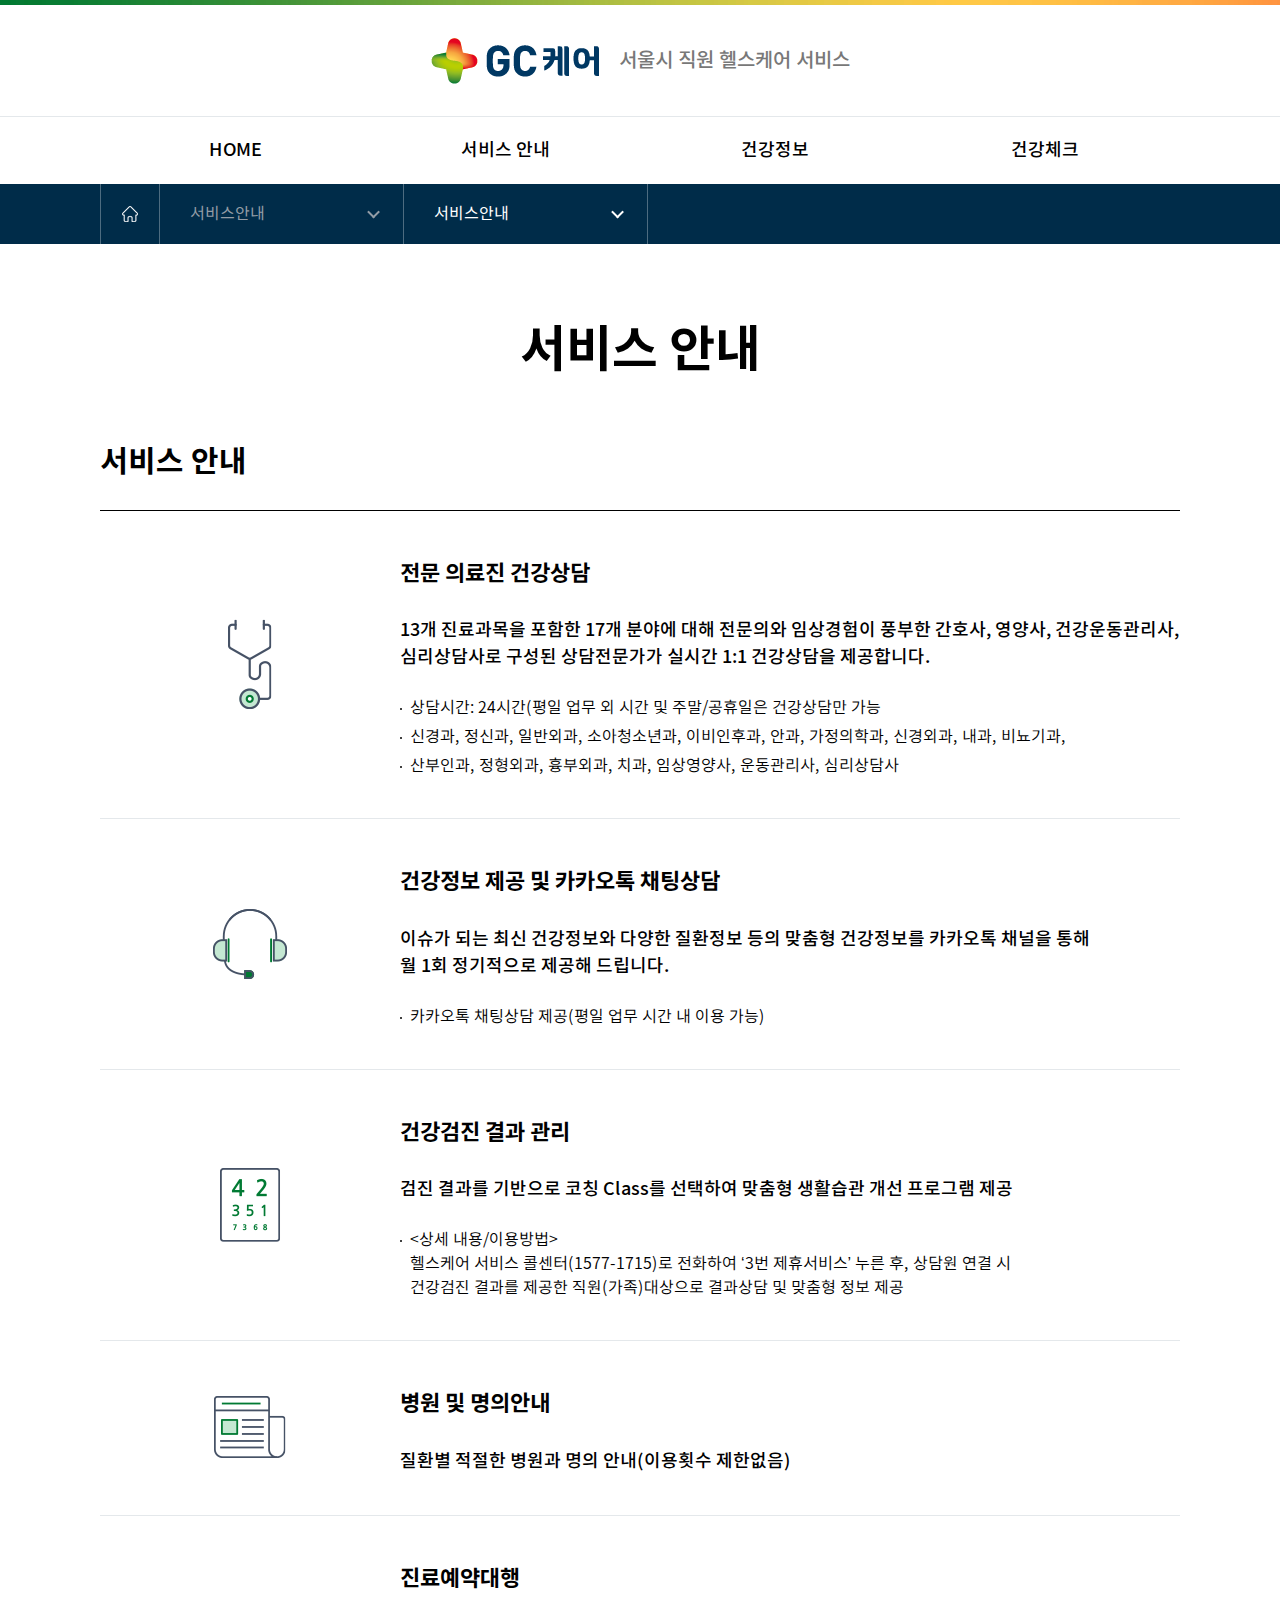
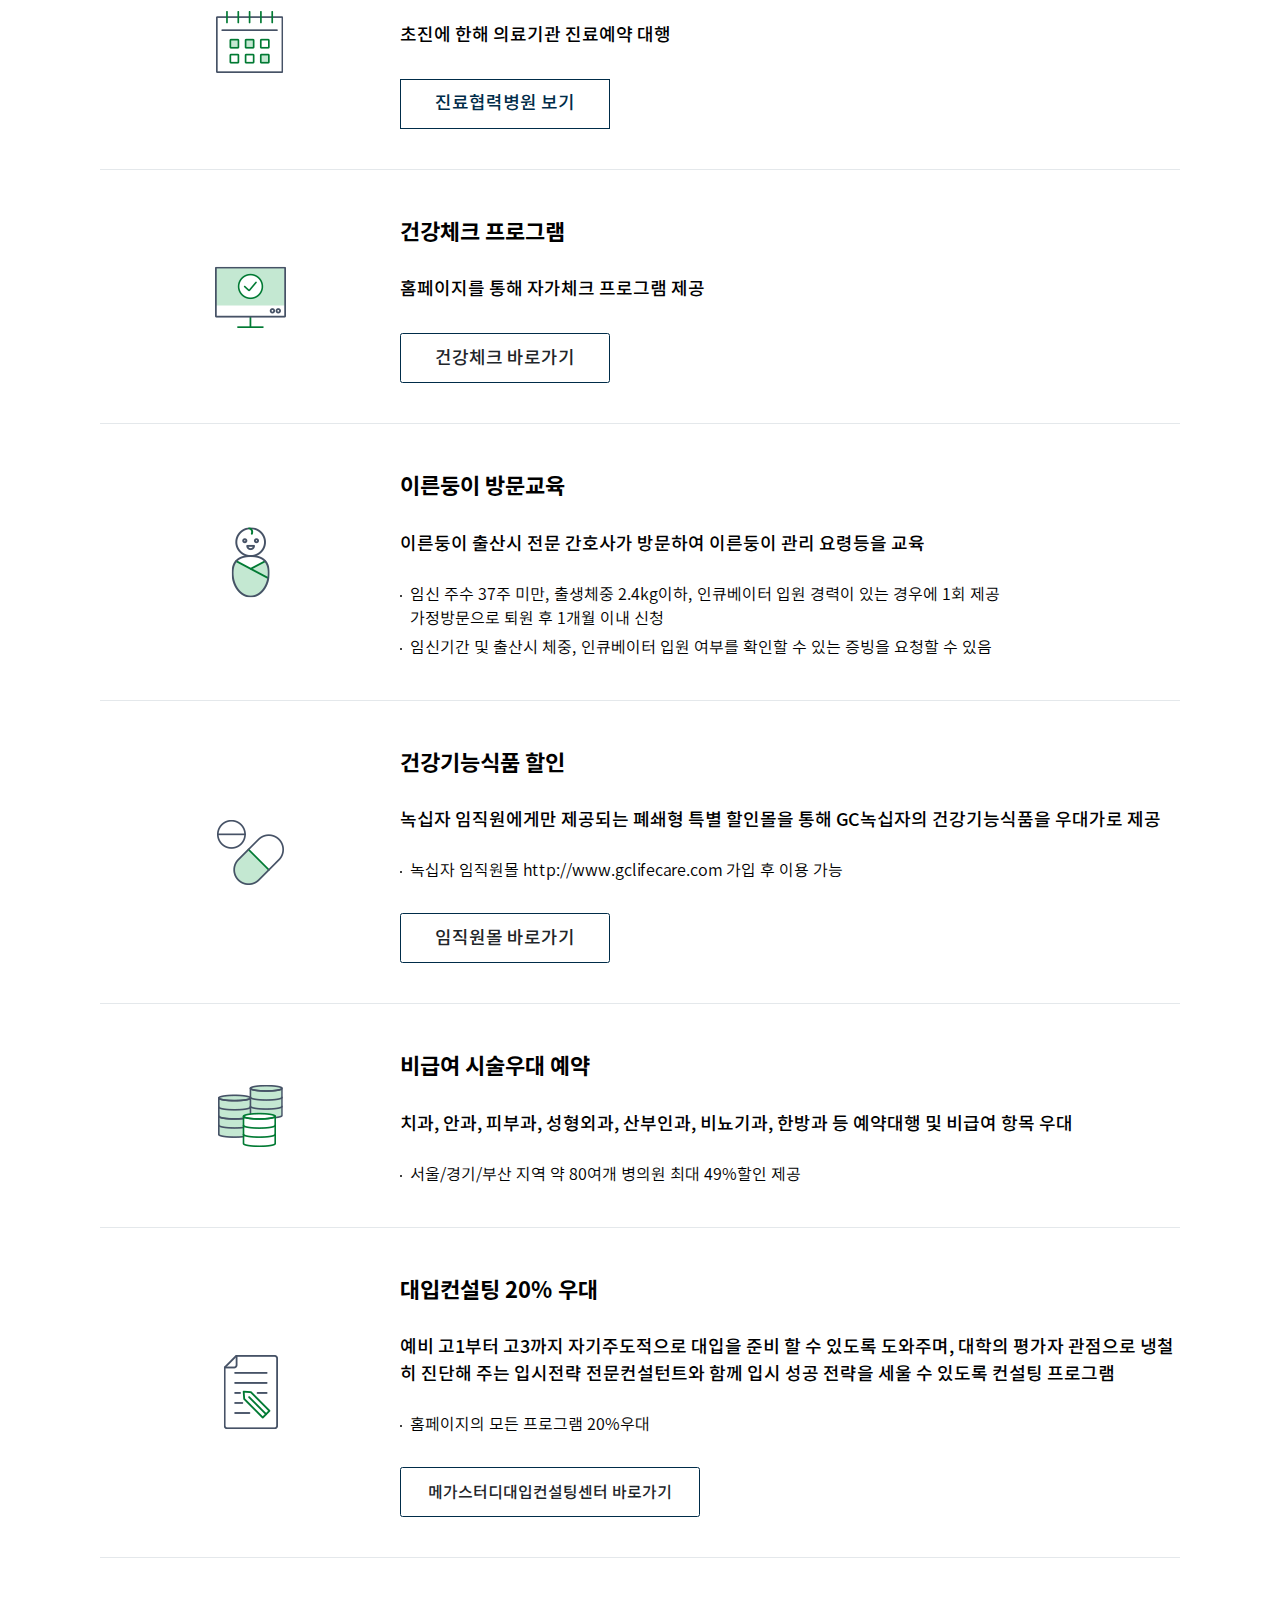
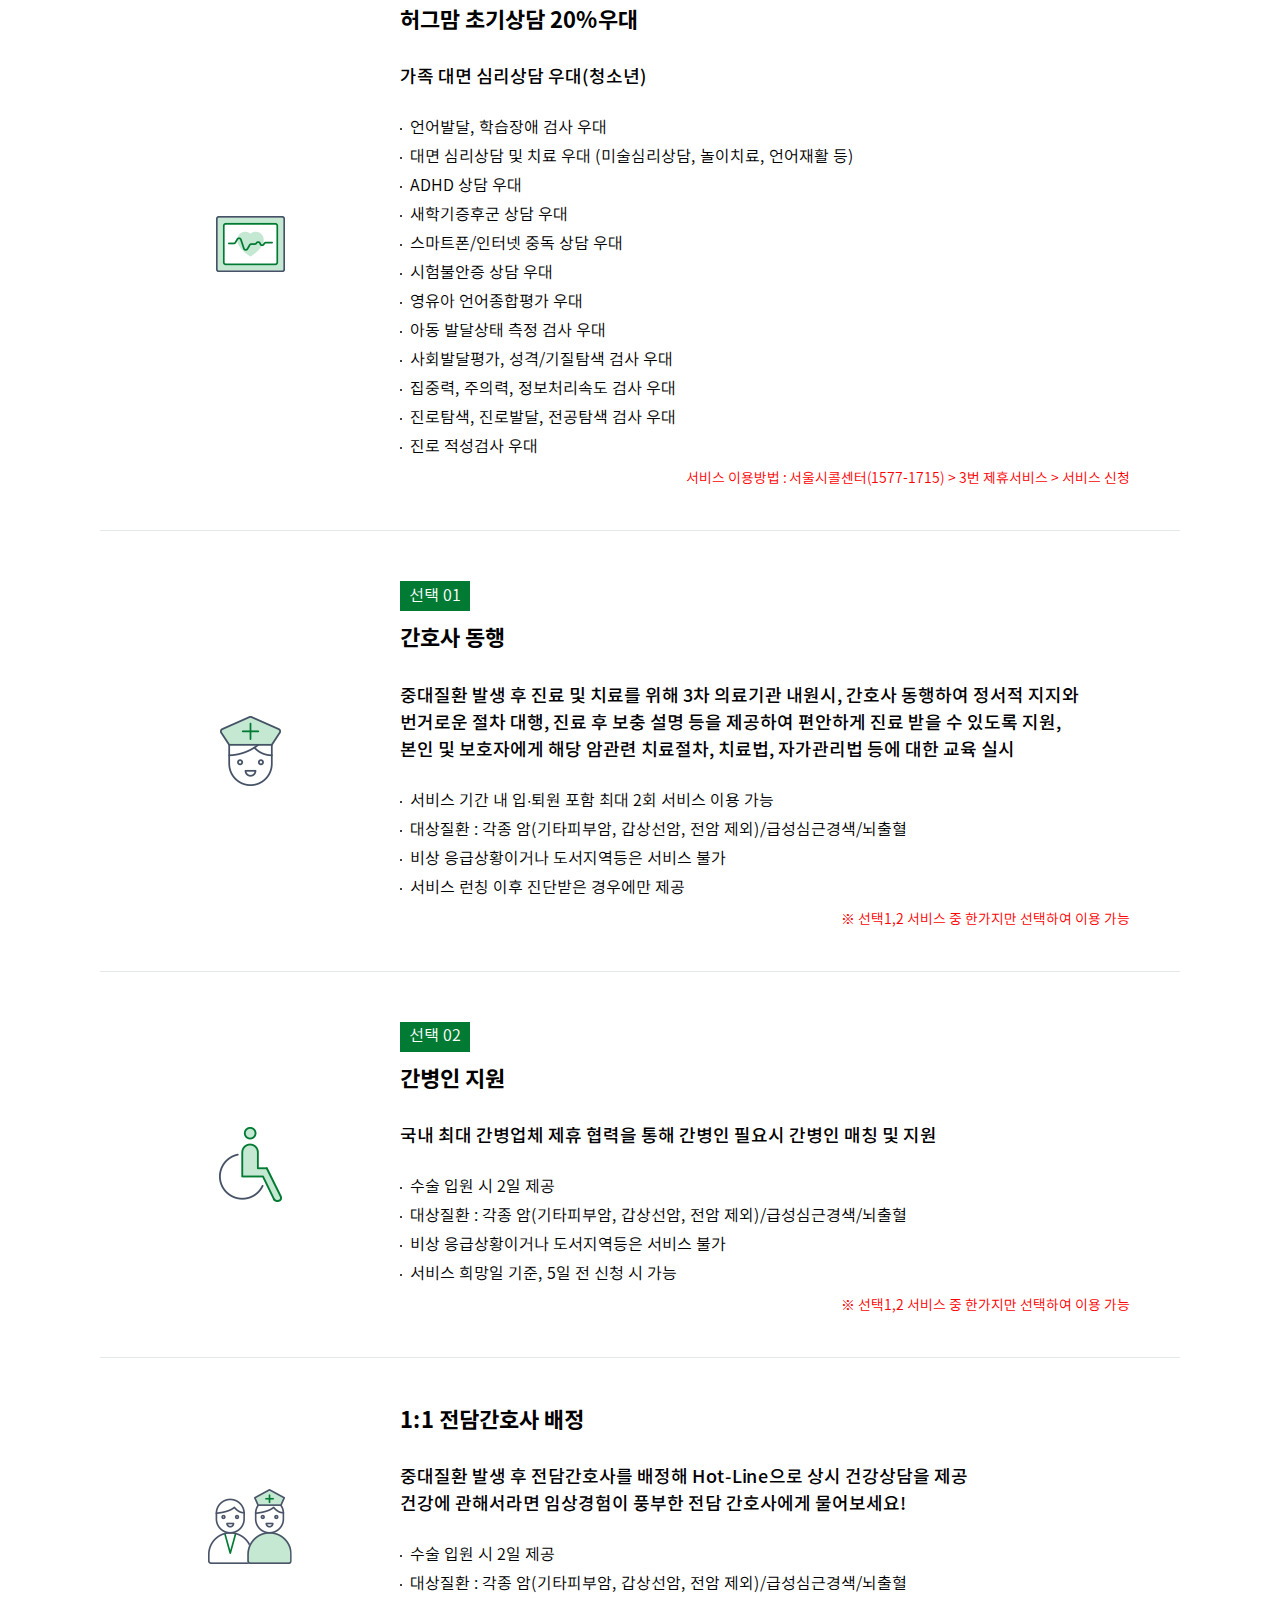
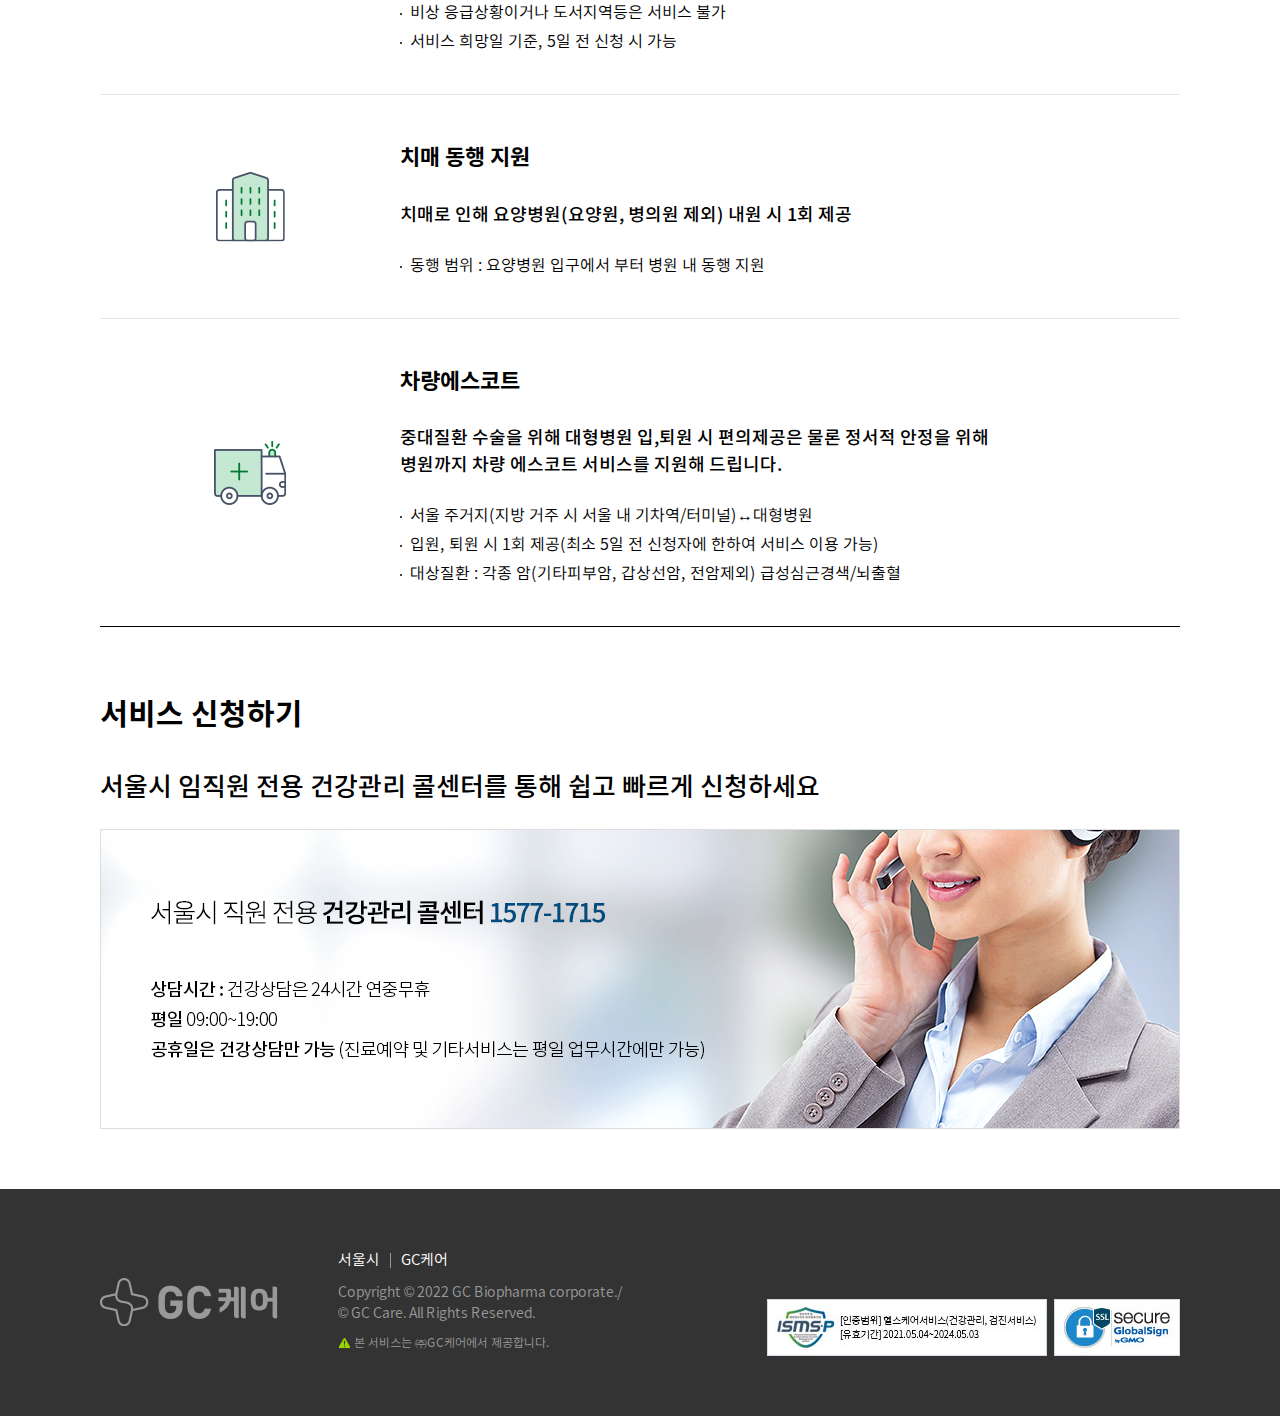
<file: html/sub/service.html>
<!DOCTYPE html>
<html lang="ko">
<head>
    <meta charset="UTF-8">
    <meta http-equiv="X-UA-Compatible" content="IE=edge">
    <meta content="width=device-width,user-scalable=no,initial-scale=1.0,minimum-scale=1.0,maximum-scale=1.0" name="Viewport" />
    <link rel="stylesheet" href="../resource/css/common.css">
    <script type="text/javascript" src="../resource/js/jquery-1.12.4.min.js"></script>
    <script type="text/javascript" src="../resource/js/jquery-ui.js"></script>
    <script type="text/javascript" src="../resource/js/bootstrap.bundle.min.js"></script>
    <script type="text/javascript" src="../resource/js/common.js"></script>
    <title>미래에셋생명 헬스케어 &lt 서비스안내</title>
</head>
<body>
    <div class="wrapper">
        <header>
            <div class="header-inner">
                <div class="header-top">
                    <h1>
                        <a href="" class="d-flex align-center">
                            <span class="img-wrap"><img src="../resource/image/common/img-logo.png" alt=""></span>
                            <span>서울시 직원 헬스케어 서비스</span>
                        </a>
                    </h1>
                </div>
                <div class="gnb">
                    <ul>
                        <li><button type="button">HOME</button></li>
                    </ul>
                    <ul>
                        <li><button type="button">서비스 안내</button></li>
                    </ul>
                    <ul>
                        <li>
                            <button type="button">건강정보</button>
                            <ul class="gnb-depth">
                                <li><a href="">최신 건강정보</a></li>
                                <li><a href="">의학뉴스</a></li>
                            </ul>
                        </li>
                    </ul>
                    <ul>
                        <li>
                            <button type="button">건강체크</button>
                            <ul class="gnb-depth">
                                <li><a href="">암 위험도 체크</a></li>
                                <li><a href="">성인질환 위험도 체크</a></li>
                                <li><a href="">치매 예방 자가 체크</a></li>
                            </ul>
                        </li>
                    </ul>
                </div>
                <a id="cd-menu-trigger" href="#0" class=""><span class="cd-menu-icon"></span></a>
                <div id="cd-lateral-nav">
                    <div class="cd-lateral-top"></div>
                    <ul class="cd-navigation">
                       <li>
                           <a href="/">HOME</a>
                       </li>
                          <li class="item-has-children">
                           <a href="">서비스 안내/신청</a>
                           <ul class="sub-menu lists lists--dot">
                               <li><a href="">서비스 안내</a></li>
                               <li><a href="">서비스 신청</a></li>
                           </ul>
                       </li>
               
                           <li class="item-has-children">
                               <a href="">건강정보</a>
                               <ul class="sub-menu lists lists--dot">
                                   <li><a href="">최신 건강정보</a></li>
                                   <li><a href="">의학뉴스</a></li>
                               </ul>
                           </li>
               
                           <li class="item-has-children">
                               <a href="">건강체크</a>
                               <ul class="sub-menu lists lists--dot">
                                   <li><a href="">암 위험도 체크</a></li>
                                   <li><a href="">성인질환 위험도 체크</a></li>
                               </ul>
                           </li>

                   </ul><!-- end: cd-navigation -->               
               
               </div>
            </div>
        </header>
        <!-- header -->

        <section class="container">
            <section class="location">
                <div class="location-inner d-flex">
                    <a href="location-home" title="홈으로 이동">
                        <img src="../resource/image/sub/icon/icon-home.png" alt="">
                    </a>
                    <div class="location-depth">
                        <button type="button">
                            서비스안내
                        </button>
                        <div class="location-depth__child">
                            <a href="" title="" target="_self">서비스 안내</a>
                            <a href="" title="" target="_self">건강정보</a>
                            <a href="" title="" target="_self">건강체크</a>
                        </div>
                    </div>
                    <div class="location-depth current">
                        <button type="button">
                            서비스안내
                        </button>
                        <div class="location-depth__child">
                            <a href="" title="페이지 이동">서비스 안내</a>
                        </div>
                    </div>
                </div>
            </section>
            <section class="container-inner">
                <section class="content">
                    <p class="sub-tit">서비스 안내</p>
                    <div class="inner">
                        <h2 class="menu-tit fw-b">서비스 안내</h2>
                        <section class="service-guide">
                            <article id="health-counseling">
                                <span class="service-guide__img">
                                    <img src="../resource/image/sub/img-serviceGuide--01.png" alt="">
                                </span>
                                <div class="service-info">
                                    <h6 class="fw-b">전문 의료진 건강상담</h6>
                                    <p>
                                        13개 진료과목을 포함한 17개 분야에 대해 전문의와 임상경험이 풍부한 간호사, 영양사, 건강운동관리사,<br/>
                                        심리상담사로 구성된 상담전문가가 실시간 1:1 건강상담을 제공합니다.                                        
                                    </p>
                                    <ul class="lists lists--dot">
                                        <li>상담시간: 24시간(평일 업무 외 시간 및 주말/공휴일은 건강상담만 가능</li>
                                        <li>신경과, 정신과, 일반외과, 소아청소년과, 이비인후과, 안과, 가정의학과, 신경외과, 내과, 비뇨기과,</li>
                                        <li>산부인과, 정형외과, 흉부외과, 치과, 임상영양사, 운동관리사, 심리상담사 </li>
                                    </ul>
                                </div>
                            </article>
                            <article>
                                <span class="service-guide__img">
                                    <img src="../resource/image/sub/img-serviceGuide--02.png" alt="">
                                </span>
                                <div class="service-info">
                                    <h6 class="fw-b">건강정보 제공 및 카카오톡 채팅상담</h6>
                                    <p>
                                        이슈가 되는 최신 건강정보와 다양한 질환정보 등의 맞춤형 건강정보를 카카오톡 채널을 통해<br/>
                                        월 1회 정기적으로 제공해 드립니다.                                                                                
                                    </p>
                                    <ul class="lists lists--dot">
                                        <li>카카오톡 채팅상담 제공(평일 업무 시간 내 이용 가능)</li>
                                    </ul>
                                </div>
                            </article>
                            <article>
                                <span class="service-guide__img">
                                    <img src="../resource/image/sub/img-serviceGuide--09.png" alt="">
                                </span>
                                <div class="service-info">
                                    <h6 class="fw-b">건강검진 결과 관리</h6>
                                    <p>검진 결과를 기반으로 코칭 Class를 선택하여 맞춤형 생활습관 개선 프로그램 제공</p>
                                    <ul class="lists lists--dot">
                                        <li>
                                            &lt;상세 내용/이용방법&gt;<br/>
                                            헬스케어 서비스 콜센터(1577-1715)로 전화하여 ‘3번 제휴서비스’ 누른 후, 상담원 연결 시<br/>
                                            건강검진 결과를 제공한 직원(가족)대상으로 결과상담 및 맞춤형 정보 제공                                            
                                        </li>
                                    </ul>
                                </div>
                            </article>



                            <!-- 20220512 추가 -->
                            <article id="hospital-info">
                                <span class="service-guide__img">
                                    <img src="../resource/image/sub/img-serviceGuide--14.png" alt="">
                                </span>
                                <div class="service-info">
                                    <h6 class="fw-b">병원 및 명의안내</h6>
                                    <p>
                                        질환별 적절한 병원과 명의 안내(이용횟수 제한없음)
                                    </p>
                                </div>
                            </article>
                            <article>
                                <span class="service-guide__img">
                                    <img src="../resource/image/sub/img-serviceGuide--15.png" alt="">
                                </span>
                                <div class="service-info">
                                    <h6 class="fw-b">진료예약대행</h6>
                                    <p>
                                        초진에 한해 의료기관 진료예약 대행
                                    </p>
                                    <div class="btn-wrap mt_30" style="justify-content:flex-start">
                                        <button type="button" class="btn btn--view"  data-bs-toggle="modal" data-bs-target="#modal_coHospital__list" style="width:210px;">
                                            진료협력병원 보기
                                        </button>
                                    </div>
                                </div>
                            </article>
                            <article id="convenient-service">
                                <span class="service-guide__img">
                                    <img src="../resource/image/sub/img-serviceGuide--16.png" alt="">
                                </span>
                                <div class="service-info">
                                    <h6 class="fw-b">건강체크 프로그램</h6>
                                    <p>
                                        홈페이지를 통해 자가체크 프로그램 제공
                                    </p>
                                    <div class="btn-wrap mt_30" style="justify-content:flex-start">
                                        <!-- 20220517 수정 -->
                                        <a href="" class="btn" style="width:210px;padding:0;border:1px solid #002c49;color:#212529;font-size:18px;font-weight:500;line-height:50px" onclick="location.href='../sub/healthCheck.html'">
                                            건강체크 바로가기
                                        </a>
                                        <!-- //20220517 수정 -->
                                    </div>
                                </div>
                            </article>
                            <!-- //20220512 추가 -->
                            <article>
                                <span class="service-guide__img">
                                    <img src="../resource/image/sub/img-serviceGuide--08.png" alt="">
                                </span>
                                <div class="service-info">
                                    <h6 class="fw-b">이른둥이 방문교육</h6>
                                    <p>이른둥이 출산시 전문 간호사가 방문하여 이른둥이 관리 요령등을 교육</p>
                                    <ul class="lists lists--dot">
                                        <li>임신 주수 37주 미만, 출생체중 2.4kg이하, 인큐베이터 입원 경력이 있는 경우에 1회 제공<br/>
                                        가정방문으로 퇴원 후 1개월 이내 신청</li>
                                        <li>임신기간 및 출산시 체중, 인큐베이터 입원 여부를 확인할 수 있는 증빙을 요청할 수 있음</li>
                                    </ul>
                                </div>
                            </article>
                            
                            <article>
                                <span class="service-guide__img">
                                    <img src="../resource/image/sub/img-serviceGuide--10.png" alt="">
                                </span>
                                <div class="service-info">
                                    <h6 class="fw-b">건강기능식품 할인</h6>
                                    <p>녹십자 임직원에게만 제공되는 폐쇄형 특별 할인몰을 통해 GC녹십자의 건강기능식품을 우대가로 제공</p>
                                    <ul class="lists lists--dot">
                                        <li>녹십자 임직원몰 http://www.gclifecare.com 가입 후 이용 가능</li>
                                    </ul>
                                    <div class="btn-wrap mt_30" style="justify-content:flex-start">
                                        <!-- 20220517 수정 -->
                                        <a href="" class="btn"  style="width:210px;padding:0;border:1px solid #002c49;color:#212529;font-size:18px;font-weight:500;line-height:50px" target="_blank">
                                            임직원몰 바로가기
                                        </a>
                                        <!-- //20220517 수정 -->
                                    </div>
                                </div>
                            </article>
                            <article>
                                <span class="service-guide__img">
                                    <img src="../resource/image/sub/img-serviceGuide--11.png" alt="">
                                </span>
                                <div class="service-info">
                                    <h6 class="fw-b">비급여 시술우대 예약</h6>
                                    <p>치과, 안과, 피부과, 성형외과, 산부인과, 비뇨기과, 한방과 등 예약대행 및 비급여 항목 우대</p>
                                    <ul class="lists lists--dot">
                                        <li>서울/경기/부산 지역 약 80여개 병의원 최대 49%할인 제공</li>
                                    </ul>
                                </div>
                            </article>
                            <article>
                                <span class="service-guide__img">
                                    <img src="../resource/image/sub/img-serviceGuide--12.png" alt="">
                                </span>
                                <div class="service-info">
                                    <h6 class="fw-b">대입컨설팅 20% 우대</h6>
                                    <p>예비 고1부터 고3까지 자기주도적으로 대입을 준비 할 수 있도록 도와주며, 대학의 평가자 관점으로 냉철히 진단해 주는 입시전략 전문컨설턴트와 함께 입시 성공 전략을 세울 수 있도록 컨설팅 프로그램</p>
                                    <ul class="lists lists--dot">
                                        <li>홈페이지의 모든 프로그램 20%우대</li>
                                    </ul>
                                    <div class="btn-wrap mt_30" style="justify-content:flex-start">
                                        <!-- 20220517 수정 -->
                                        <a href="" class="btn"  style="width:300px;padding:0;border:1px solid #002c49;color:#212529;font-weight:500;line-height:50px" target="_blank">메가스터디대입컨설팅센터 바로가기</a>
                                        <!-- //20220517 수정 -->
                                    </div>
                                </div>
                            </article>
                            <article>
                                <span class="service-guide__img">
                                    <img src="../resource/image/sub/img-serviceGuide--13.png" alt="">
                                </span>
                                <div class="service-info">
                                    <h6 class="fw-b">허그맘 초기상담 20%우대</h6>
                                    <p>가족 대면 심리상담 우대(청소년)</p>
                                    <ul class="lists lists--dot">
                                        <li>언어발달, 학습장애 검사 우대</li>
                                        <li>대면 심리상담 및 치료 우대 (미술심리상담, 놀이치료, 언어재활 등)</li>
                                        <li>ADHD 상담 우대</li>
                                        <li>새학기증후군 상담 우대</li>
                                        <li>스마트폰/인터넷 중독 상담 우대</li>
                                        <li>시험불안증 상담 우대</li>
                                        <li>영유아 언어종합평가 우대</li>
                                        <li>아동 발달상태 측정 검사 우대</li>
                                        <li>사회발달평가, 성격/기질탐색 검사 우대</li>
                                        <li>집중력, 주의력, 정보처리속도 검사 우대</li>
                                        <li>진로탐색, 진로발달, 전공탐색 검사 우대</li>
                                        <li>진로 적성검사 우대</li>
                                    </ul>
                                    <em class="color-red">서비스 이용방법 : 서울시콜센터(1577-1715) > 3번 제휴서비스 > 서비스 신청</em>
                                </div>
                            </article>

                            <article id="proNurse-invite">
                                <span class="service-guide__img">
                                    <img src="../resource/image/sub/img-serviceGuide--03.png" alt="">
                                </span>
                                <div class="service-info">
                                    <h6 class="fw-b">
                                        <span class="service-info__tag">선택 01</span>
                                        간호사 동행
                                    </h4>
                                    <p>
                                        중대질환 발생 후 진료 및 치료를 위해 3차 의료기관 내원시, 간호사 동행하여 정서적 지지와<Br/>
                                        번거로운 절차 대행, 진료 후 보충 설명 등을 제공하여 편안하게 진료 받을 수 있도록 지원,<Br/>
                                        본인 및 보호자에게 해당 암관련 치료절차, 치료법, 자가관리법 등에 대한 교육 실시
                                    </p>
                                    <ul class="lists lists--dot">
                                        <li>서비스 기간 내 입∙퇴원 포함 최대 2회 서비스 이용 가능</li>
                                        <li>대상질환 : 각종 암(기타피부암, 갑상선암, 전암 제외)/급성심근경색/뇌출혈</li>
                                        <li>비상 응급상황이거나 도서지역등은 서비스 불가 </li>
                                        <li>서비스 런칭 이후 진단받은 경우에만 제공</li>
                                    </ul>
                                    <em class="color-red">※ 선택1,2 서비스 중 한가지만 선택하여 이용 가능</em>
                                </div>
                            </article>
                            <article>
                                <span class="service-guide__img">
                                    <img src="../resource/image/sub/img-serviceGuide--04.png" alt="">
                                </span>
                                <div class="service-info">
                                    <h6 class="fw-b">
                                        <span class="service-info__tag">선택 02</span>
                                        간병인 지원
                                    </h4>
                                    <p>국내 최대 간병업체 제휴 협력을 통해 간병인 필요시 간병인 매칭 및 지원</p>
                                    <ul class="lists lists--dot">
                                        <li>수술 입원 시 2일 제공</li>
                                        <li>대상질환 : 각종 암(기타피부암, 갑상선암, 전암 제외)/급성심근경색/뇌출혈</li>
                                        <li>비상 응급상황이거나 도서지역등은 서비스 불가 </li>
                                        <li>서비스 희망일 기준, 5일 전 신청 시 가능</li>
                                    </ul>
                                    <em class="color-red">※ 선택1,2 서비스 중 한가지만 선택하여 이용 가능</em>
                                </div>
                            </article>
                            <article>
                                <span class="service-guide__img">
                                    <img src="../resource/image/sub/img-serviceGuide--05.png" alt="">
                                </span>
                                <div class="service-info">
                                    <h6 class="fw-b">1:1 전담간호사 배정</h6>
                                    <p>
                                        중대질환 발생 후 전담간호사를 배정해 Hot-Line으로 상시 건강상담을 제공<br/>
                                        건강에 관해서라면 임상경험이 풍부한 전담 간호사에게 물어보세요!                                         
                                    </p>
                                    <ul class="lists lists--dot">
                                        <li>수술 입원 시 2일 제공</li>
                                        <li>대상질환 : 각종 암(기타피부암, 갑상선암, 전암 제외)/급성심근경색/뇌출혈</li>
                                        <li>비상 응급상황이거나 도서지역등은 서비스 불가 </li>
                                        <li>서비스 희망일 기준, 5일 전 신청 시 가능</li>
                                    </ul>
                                </div>
                            </article>
                            <article>
                                <span class="service-guide__img">
                                    <img src="../resource/image/sub/img-serviceGuide--06.png" alt="">
                                </span>
                                <div class="service-info">
                                    <h6 class="fw-b">치매 동행 지원</h6>
                                    <p>치매로 인해 요양병원(요양원, 병의원 제외) 내원 시 1회 제공</p>
                                    <ul class="lists lists--dot">
                                        <li>동행 범위 : 요양병원 입구에서 부터 병원 내 동행 지원</li>
                                    </ul>
                                </div>
                            </article>
                            <article>
                                <span class="service-guide__img">
                                    <img src="../resource/image/sub/img-serviceGuide--07.png" alt="">
                                </span>
                                <div class="service-info">
                                    <h6 class="fw-b">차량에스코트</h6>
                                    <p>
                                        중대질환 수술을 위해 대형병원 입,퇴원 시 편의제공은 물론 정서적 안정을 위해<br/>
                                        병원까지 차량 에스코트 서비스를 지원해 드립니다.                                        
                                    </p>
                                    <ul class="lists lists--dot">
                                        <li>서울 주거지(지방 거주 시 서울 내 기차역/터미널)↔대형병원</li>
                                        <li>입원, 퇴원 시 1회 제공(최소 5일 전 신청자에 한하여 서비스 이용 가능)</li>
                                        <li>대상질환 : 각종 암(기타피부암, 갑상선암, 전암제외) 급성심근경색/뇌출혈</li>
                                    </ul>
                                </div>
                            </article>
                            
                        </section>

                        <h2 class="menu-tit fw-b">서비스 신청하기</h2>
                        <h4 class="txt">서울시 임직원 전용 건강관리 콜센터를 통해 쉽고 빠르게 신청하세요</h4>
                        <p class="service-banner">
                            <img src="../resource/image/main/img-callcenter.png" class="" alt="">
                            <img src="../resource/image/sub/img-callcenter--m.jpg" class="m-banner" alt="">
                        </p>
                    </div>
                </section>
            </section>
        </section>

        <footer>
            <div class="footer-inner d-flex">
                <span class="img-wrap">
                    <img src="../resource/image/main/img-logo--footer.png" alt="">
                </span>
                <div class="footer-info">
                    <ul class="footer-info__link d-flex">
                        <li>
                            <a href="">서울시</a>
                        </li>
                        <li>
                            <a href="">GC케어</a>
                        </li>
                    </ul>
                    <address>
                        Copyright © 2022 GC Biopharma corporate./<br/>© GC Care. All Rights Reserved.
                    </address>
                    <p class="copyright">
                        <img src="../resource/image/common/icon-caution--green.png" alt="">
                        본 서비스는 ㈜GC케어에서 제공합니다.
                    </p>
                </div>
                <div class="footer-banner">
                    <a href="">
                        <img src="../resource/image/common/img-footer-banner--01.jpg" alt="">
                    </a>
                    <a href="">
                        <img src="../resource/image/common/img-footer-banner--02.jpg" alt="">
                    </a>
                </div>
            </div>
        </footer>
        <!-- footer -->
        <!-- popup -->
        <!-- 20220517 수정 -->
        <div class="modal fade coHospital" id="modal_coHospital__list" tabindex="-1" aria-labelledby="modal_coHospital__listLabel" aria-hidden="true">
            <div class="modal-dialog">
            <div class="modal-content">
                <div class="modal-header justify-center">
                    <p class="modal-title" id="modal_coHospital__listLabel">진료협력병원</p>
                    <button type="button" class="btn-close close" data-bs-dismiss="modal" aria-label="Close"></button>
                </div>
                <div class="modal-body">
                    <div class="py_5">
                        <div class="table-wrap">
                            <table>
                                <caption>진료협력병원 테이블</caption>
                                <colgroup>
                                    <col style="width:10%">
                                    <col style="width:15%">
                                    <col style="width:auto">
                                    <col style="width:15%">
                                    <col style="width:10%">
                                </colgroup>
                                <thead>
                                    <tr>
                                        <th scope="col">번호</th>
                                        <th scope="col">지역</th>
                                        <th scope="col">병원명</th>
                                        <th scope="col">구분</th>
                                        <th scope="col">협력</th>
                                    </tr>
                                </thead>
                                <tbody>
                                    <tr>
                                        <td>1</td>
                                        <td rowspan="16">서울</td>
                                        <td>강남세브란스병원</td>
                                        <td>상급병원</td>
                                        <td>유</td>
                                    </tr>
                                    <tr>
                                        <td>2</td>
                                        <td>서울대학교병원</td>
                                        <td>상급병원</td>
                                        <td>유</td>
                                    </tr>
                                    <tr>
                                        <td>3</td>
                                        <td>삼성서울병원</td>
                                        <td>상급병원</td>
                                        <td>유</td>
                                    </tr>
                                    <tr>
                                        <td>4</td>
                                        <td>강동경희대병원</td>
                                        <td>종합병원</td>
                                        <td>유</td>
                                    </tr>
                                    <tr>
                                        <td>5</td>
                                        <td>경희대학교의료원</td>
                                        <td>상급병원</td>
                                        <td>유</td>
                                    </tr>
                                    <tr>
                                        <td>6</td>
                                        <td>고려대구로병원</td>
                                        <td>상급병원</td>
                                        <td>유</td>
                                    </tr>
                                    <tr>
                                        <td>7</td>
                                        <td>원자력병원</td>
                                        <td>종합병원</td>
                                        <td>유</td>
                                    </tr>
                                    <tr>
                                        <td>8</td>
                                        <td>신촌세브란스병원</td>
                                        <td>상급병원</td>
                                        <td>유</td>
                                    </tr>
                                    <tr>
                                        <td>9</td>
                                        <td>서울아산병원</td>
                                        <td>상급병원</td>
                                        <td>유</td>
                                    </tr>
                                    <tr>
                                        <td>10</td>
                                        <td>여의도성모병원</td>
                                        <td>종합병원</td>
                                        <td>유</td>
                                    </tr>
                                    <tr>
                                        <td>11</td>
                                        <td>한양대학교병원</td>
                                        <td>상급병원</td>
                                        <td>유</td>
                                    </tr>
                                    <tr>
                                        <td>12</td>
                                        <td>고려대학교 안암병원</td>
                                        <td>상급병원</td>
                                        <td>유</td>
                                    </tr>
                                    <tr>
                                        <td>13</td>
                                        <td>가톨릭대학교 은평성모병원</td>
                                        <td>종합병원</td>
                                        <td>유</td>
                                    </tr>
                                    <tr>
                                        <td>14</td>
                                        <td>이화여대 서울병원</td>
                                        <td>종합병원</td>
                                        <td>유</td>
                                    </tr>
                                    <tr>
                                        <td>15</td>
                                        <td>이화여대 목동병원</td>
                                        <td>상급병원</td>
                                        <td>유</td>
                                    </tr>
                                    <tr>
                                        <td>16</td>
                                        <td>서울성모병원</td>
                                        <td>상급병원</td>
                                        <td>유</td>
                                    </tr>
                                    <tr>
                                        <td>17</td>
                                        <td rowspan="5">경기도</td>
                                        <td>순천향대 부천병원</td>
                                        <td>상급병원</td>
                                        <td>유</td>
                                    </tr>
                                    <tr>
                                        <td>18</td>
                                        <td>국립암센터	</td>
                                        <td>종합병원</td>
                                        <td>유</td>
                                    </tr>
                                    <tr>
                                        <td>19</td>
                                        <td>한양대 구리병원</td>
                                        <td>종합병원</td>
                                        <td>유</td>
                                    </tr>
                                    <tr>
                                        <td>20</td>
                                        <td>아주대학교병원	</td>
                                        <td>상급병원</td>
                                        <td>유</td>
                                    </tr>
                                    <tr>
                                        <td>21</td>
                                        <td>분당서울대학교병원	</td>
                                        <td>상급병원</td>
                                        <td>유</td>
                                    </tr>
                                    <tr>
                                        <td>22</td>
                                        <td>인천</td>
                                        <td>길병원</td>
                                        <td>상급병원</td>
                                        <td>유</td>
                                    </tr>
                                    <tr>
                                        <td>23</td>
                                        <td>강원도</td>
                                        <td>원주세브란스기독병원</td>
                                        <td>상급병원</td>
                                        <td>유</td>
                                    </tr>
                                    <tr>
                                        <td>24</td>
                                        <td>충남</td>
                                        <td>단국대학교병원</td>
                                        <td>상급병원</td>
                                        <td>유</td>
                                    </tr>
                                    <tr>
                                        <td>25</td>
                                        <td rowspan="3">대전</td>
                                        <td>충남대학교병원</td>
                                        <td>상급병원</td>
                                        <td>유</td>
                                    </tr>
                                    <tr>
                                        <td>26</td>
                                        <td>건양대학교병원</td>
                                        <td>종합병원</td>
                                        <td>유</td>
                                    </tr>
                                    <tr>
                                        <td>27</td>
                                        <td>충남세종대병원</td>
                                        <td>종합병원</td>
                                        <td>유</td>
                                    </tr>
                                    <tr>
                                        <td>28</td>
                                        <td rowspan="3">대구</td>
                                        <td>영남대학교병원</td>
                                        <td>상급병원</td>
                                        <td>유</td>
                                    </tr>
                                    <tr>
                                        <td>29</td>
                                        <td>계명대 동산의료원</td>
                                        <td>상급병원</td>
                                        <td>유</td>
                                    </tr>
                                    <tr>
                                        <td>30</td>
                                        <td>대구가톨릭대학교병원</td>
                                        <td>상급병원</td>
                                        <td>유</td>
                                    </tr>
                                    <tr>
                                        <td>31</td>
                                        <td rowspan="5">부산</td>
                                        <td>인제대 부산백병원</td>
                                        <td>상급병원</td>
                                        <td>유</td>
                                    </tr>
                                    <tr>
                                        <td>32</td>
                                        <td>고신대학교병원</td>
                                        <td>종합병원</td>
                                        <td>유</td>
                                    </tr>
                                    <tr>
                                        <td>33</td>
                                        <td>부산대학교병원</td>
                                        <td>상급병원</td>
                                        <td>유</td>
                                    </tr>
                                    <tr>
                                        <td>34</td>
                                        <td>동아대학교병원</td>
                                        <td>상급병원</td>
                                        <td>유</td>
                                    </tr>
                                    <tr>
                                        <td>35</td>
                                        <td>동남권원자력 의학원</td>
                                        <td>종합병원</td>
                                        <td>유</td>
                                    </tr>
                                    <tr>
                                        <td>36</td>
                                        <td rowspan="3">경남</td>
                                        <td>양산부산대병원</td>
                                        <td>상급병원</td>
                                        <td>유</td>
                                    </tr>
                                    <tr>
                                        <td>37</td>
                                        <td>경상대학교병원</td>
                                        <td>상급병원</td>
                                        <td>유</td>
                                    </tr>
                                    <tr>
                                        <td>38</td>
                                        <td>창원경상대학교병원</td>
                                        <td>종합병원</td>
                                        <td>유</td>
                                    </tr>
                                    <tr>
                                        <td>39</td>
                                        <td>전북</td>
                                        <td>원광대학교병원</td>
                                        <td>상급병원</td>
                                        <td>유</td>
                                    </tr>
                                    <tr>
                                        <td>40</td>
                                        <td rowspan="4">광주</td>
                                        <td>빛고을 전남대학교병원</td>
                                        <td>종합병원</td>
                                        <td>유</td>
                                    </tr>
                                    <tr>
                                        <td>41</td>
                                        <td>광주기독병원</td>
                                        <td>종합병원</td>
                                        <td>유</td>
                                    </tr>
                                    <tr>
                                        <td>42</td>
                                        <td>전남대학교병원</td>
                                        <td>상급병원</td>
                                        <td>유</td>
                                    </tr>
                                    <tr>
                                        <td>43</td>
                                        <td>조선대학교병원</td>
                                        <td>상급병원</td>
                                        <td>유</td>
                                    </tr>
                                    <tr>
                                        <td>44</td>
                                        <td>전남</td>
                                        <td>전남대학교 화순병원</td>
                                        <td>상급병원</td>
                                        <td>유</td>
                                    </tr>
                                </tbody>
                            </table>
                        </div>
                    </div>
                </div>
            </div>
            </div>
        </div>
        <!-- //20220517 수정 -->

    </div>
   
</body>
</html>
</file>
<file: html/resource/css/common.css>
@import url("reset.css");
@import url("jquery-ui.css");
@import url("bootstrap.min.css");
@import url("animate.css");
@import url("aos.css");
@import url("swiper.min.css");
@import url("slick-theme.css");
@import url("slick.css");
@import url("font.css");
@import url("fix.css");
@import url("main.css");
@import url("sub.css");
.icon {
  display: inline-block;
  background-repeat: no-repeat;
  background-size: contain;
}

.icon-radio {
  background-image: url("data:image/svg+xml;charset=utf8,%3Csvg xmlns='http://www.w3.org/2000/svg' class='ionicon' viewBox='0 0 512 512'%3E%3Ctitle%3ERadio Button Off%3C/title%3E%3Cpath d='M448 256c0-106-86-192-192-192S64 150 64 256s86 192 192 192 192-86 192-192z' fill='none' stroke='%23b6b6b6' stroke-miterlimit='10' stroke-width='25'/%3E%3C/svg%3E");
}

.icon-radioOn {
  background-image: url("data:image/svg+xml;charset=utf8,%3Csvg xmlns='http://www.w3.org/2000/svg' class='ionicon' viewBox='0 0 512 512'%3E%3Ctitle%3ERadio Button On%3C/title%3E%3Cpath d='M448 256c0-106-86-192-192-192S64 150 64 256s86 192 192 192 192-86 192-192z' fill='none' stroke='%2328648b' stroke-miterlimit='10' stroke-width='25'/%3E%3Ccircle cx='256' cy='256' r='100' fill='%2328648b' /%3E%3C/svg%3E");
}

.icon-check {
  background-image: url("data:image/svg+xml;charset=utf8,");
}

.icon-checkOn {
  background-image: url("data:image/svg+xml;charset=utf8,%3Csvg xmlns='http://www.w3.org/2000/svg' class='ionicon' viewBox='0 0 512 512'%3E%3Ctitle%3ECheckbox%3C/title%3E%3Cpath fill='none' stroke='%2328648b' stroke-linecap='round' stroke-linejoin='round' stroke-width='32' d='M352 176L217.6 336 160 272'/%3E%3Crect x='64' y='64' width='384' height='384' rx='48' ry='48' fill='none' stroke='none' stroke-linejoin='round' stroke-width='32'/%3E%3C/svg%3E");
}

.img {
  display: inline-block;
  background-repeat: no-repeat;
  background-size: contain;
}

.img-footerLogo {
  width: 141.3px;
  height: 15.5px;
  background-image: url("data:image/svg+xml;charset=utf8,");
}

html, body {
  max-width: 100%;
  overflow-x: hidden;
}

/* HEADER ====================================================================================================== */
header {
  position: relative;
  padding-top: 5px;
}

header:before {
  position: absolute;
  top: 0;
  left: 0;
  width: 100%;
  height: 5px;
  background: url("../image/common/bg-headerTag.jpg") no-repeat 0 0;
  background-size: cover;
  content: "";
}

header .header-inner .gnb {
  -ms-display: flexbox;
  display: -ms-flexbox;
  display: -webkit-box;
  display: flex;
  -webkit-box-pack: justify;
  -ms-flex-pack: justify;
  justify-content: space-between;
  max-width: 1080px;
  margin: 0 auto;
  text-align: center;
}

header .header-inner .gnb > ul {
  position: relative;
  width: 100%;
  padding: 0;
}

header .header-inner .gnb > ul button {
  width: 100%;
  padding: 20px 0;
  font-size: 18px;
  font-weight: 500;
  color: #000;
}

header .header-inner .gnb-depth {
  display: none;
  position: absolute;
  top: 67px;
  left: 0;
  width: 100%;
  padding: 0;
  background-color: #fff;
  z-index: 1;
}

header .header-inner .gnb-depth li + li {
  border-top: 1px solid #e9e9e9;
}

header .header-inner .gnb-depth a {
  display: block;
  width: 100%;
  padding: 12px 0;
  font-size: 16px;
  font-weight: 500;
  color: #000;
}

header .header-top {
  -ms-display: flexbox;
  display: -ms-flexbox;
  display: -webkit-box;
  display: flex;
  -webkit-box-align: center;
  -ms-flex-align: center;
  align-items: center;
  -webkit-box-pack: center;
  -ms-flex-pack: center;
  justify-content: center;
  height: 112px;
  border-bottom: 1px solid #e4e8eb;
  text-align: center;
}

header .header-top h1 {
  display: inline-block;
  margin-bottom: 0;
}

header .header-top h1 span {
  font-size: 20px;
  font-weight: 500;
  color: #787878;
}

header .header-top h1 span.img-wrap {
  margin-right: 20px;
}

#cd-lateral-nav {
  position: fixed;
  height: 100%;
  right: 0;
  top: 0;
  visibility: hidden;
  /* the secondary navigation is covered by the main element */
  z-index: 2;
  width: 260px;
  background-color: #fff;
  overflow-y: auto;
  /* Force Hardware Acceleration in WebKit */
  -webkit-transform: translateZ(0);
  -webkit-backface-visibility: hidden;
  -webkit-transition: -webkit-transform .4s 0s, visibility 0s .4s;
  -webkit-transition: visibility 0s .4s, -webkit-transform .4s 0s;
  transition: visibility 0s .4s, -webkit-transform .4s 0s;
  transition: transform .4s 0s, visibility 0s .4s;
  transition: transform .4s 0s, visibility 0s .4s, -webkit-transform .4s 0s;
  /* this creates the subtle slide in animation of the navigation */
  -webkit-transform: translateX(80px);
  transform: translateX(80px);
  -webkit-box-shadow: -4px -6px 20px 0px rgba(0, 0, 0, 0.068);
          box-shadow: -4px -6px 20px 0px rgba(0, 0, 0, 0.068);
}

@media (min-width: 720px) {
  #cd-lateral-nav {
    display: none;
  }
}

#cd-lateral-nav .cd-lateral-top {
  height: 83px;
  background-color: #002c49;
}

#cd-lateral-nav a {
  display: block;
  font-size: 16px;
  font-weight: 600;
  line-height: 100%;
  padding: 20px 25px;
  color: #000;
  border-bottom: 1px solid rgba(255, 255, 255, 0.2);
}

#cd-lateral-nav a.current {
  background-color: red;
  color: #FFF;
}

#cd-lateral-nav .cd-navigation {
  margin: 0;
  padding-left: 0;
  border-top: 1px solid #e3e7ea;
}

#cd-lateral-nav .cd-navigation li {
  border-bottom: 1px solid #e3e7ea;
}

#cd-lateral-nav .cd-navigation li:before {
  top: 50%;
  left: 40px;
  width: 2px;
  height: 2px;
  -webkit-transform: translateY(-50%);
          transform: translateY(-50%);
}

#cd-lateral-nav .cd-navigation li + li {
  margin-top: 0;
}

#cd-lateral-nav .sub-menu {
  display: none;
  padding-left: 0;
  background: #f5f5f5;
}

#cd-lateral-nav .sub-menu a {
  display: block;
  padding-left: 40px;
  font-weight: 300;
}

#cd-lateral-nav.lateral-menu-is-open {
  -webkit-transform: translateX(0);
  transform: translateX(0);
  visibility: visible;
  -webkit-transition: -webkit-transform .4s 0s, visibility 0s 0s;
  -webkit-transition: visibility 0s 0s, -webkit-transform .4s 0s;
  transition: visibility 0s 0s, -webkit-transform .4s 0s;
  transition: transform .4s 0s, visibility 0s 0s;
  transition: transform .4s 0s, visibility 0s 0s, -webkit-transform .4s 0s;
  /* smooth the scrolling on touch devices - webkit browsers */
  -webkit-overflow-scrolling: touch;
}

#cd-lateral-nav .item-has-children > a {
  position: relative;
  text-transform: uppercase;
  /* this is the right arrow to show that the item has a submenu  */
}

#cd-lateral-nav .item-has-children > a::after {
  content: '';
  display: block;
  height: 2rem;
  width: 1.2rem;
  position: absolute;
  top: 50%;
  bottom: auto;
  -webkit-transform: translateY(-50%);
  transform: translateY(-50%);
  right: 1em;
  background: url("../image/common/cd-arrow.jpg") no-repeat center center;
  background-size: 1.2rem 2rem;
  -webkit-transition-property: -webkit-transform;
  transition-property: -webkit-transform;
  transition-property: transform;
  transition-property: transform, -webkit-transform;
  -webkit-transition-duration: .5s;
  transition-duration: .5s;
}

#cd-lateral-nav .item-has-children > a .submenu-open::after {
  -webkit-transform: translateY(-50%) rotate(90deg);
  transform: translateY(-50%) rotate(90deg);
}

/* CONTENT ===================================================================================================== */
.container {
  max-width: 100%;
  padding: 0;
  margin: 0 auto;
}

.inner {
  max-width: 1080px;
  margin: 0 auto;
}

/* FOOTER ====================================================================================================== */
footer {
  margin-top: 6rem;
  background-color: #333333;
}

footer .footer-inner {
  position: relative;
  -webkit-box-pack: justify;
  -ms-flex-pack: justify;
  justify-content: space-between;
  -webkit-box-align: center;
  -ms-flex-align: center;
  align-items: center;
  -webkit-box-orient: horizontal;
  -webkit-box-direction: normal;
      -ms-flex-flow: row nowrap;
          flex-flow: row nowrap;
  padding: 60px 0;
  max-width: 1080px;
  margin: 0 auto;
}

footer .footer-info {
  margin-top: 0;
  margin-right: auto;
  margin-left: 60px;
}

footer .footer-info__link {
  margin-bottom: 15px;
  padding-left: 0;
  position: relative;
  border-bottom: none;
}

footer .footer-info__link li {
  width: auto;
  line-height: 1.5em;
}

footer .footer-info__link li + li {
  margin-left: 10px;
  padding-left: 10px;
  border-left: 1px solid #999;
}

footer .footer-info__link a {
  display: block;
  font-size: 15px;
  color: #fff;
  text-align: center;
}

footer .footer-info address {
  font-size: 14px;
  color: #999999;
  text-align: left;
}

footer .footer-info .copyright {
  font-size: 12px;
  color: #999999;
  text-align: left;
}

footer .footer-banner {
  margin-top: 5rem;
}

footer .footer-banner a + a {
  margin-left: 5px;
}

/* HOVER ======================================================================================================= */
@media (min-width: 720px) {
  header .header-inner .gnb ul button:hover {
    color: #005689;
  }
  header .header-inner .gnb-depth {
    border: 1px solid #ccc;
    border-top: none;
  }
  header .header-inner .gnb-depth li:hover a {
    background-color: #eee;
    color: #005689;
  }
  #cd-lateral-nav a:hover {
    color: #fff !important;
  }
  #cd-lateral-nav .sub-menu a:hover {
    background: rgba(0, 0, 0, 0.5);
  }
  .no-touch #cd-lateral-nav a:hover {
    color: yellow;
  }
}

/* RESPONSIVE ================================================================================================== */
/*
* wide: 1600px,// wide screen
* desk: 1400px,// desktop
* xl: 1280px,// notebook
* lg: 1024px,// laptop
* md: 720px,// Medium screen / tablet
* sm: 480px,// large phone
* xs: 360px,// medium phone
* xxs: 320px,// Small phone
* up:min-width / down:max-width / only:(min-width,max-width)
*/
@media (max-width: 1024px) {
  footer .footer-banner a + a {
    margin-left: 0;
  }
}

@media (max-width: 720px) {
  header .header-inner .gnb {
    display: none;
  }
  header .header-top {
    height: 78px;
    padding-left: 2rem;
    text-align: left;
  }
  header .header-top h1 {
    margin-right: auto;
    margin-top: 3px;
  }
  header .header-top h1 .img-wrap img {
    width: 73px;
    margin-bottom: 2px;
  }
  header .header-top h1 span {
    font-size: 3rem;
  }
  header .header-top h1 span.img-wrap {
    margin-right: 5px;
  }
  #cd-menu-trigger {
    display: block;
    width: 50px;
    padding-left: 1.25em;
  }
  #cd-menu-trigger .cd-menu-text {
    display: inline-block;
    height: 100%;
    text-transform: uppercase;
    font-weight: 600;
    line-height: 70px;
  }
  #cd-menu-trigger .cd-menu-icon {
    /* this span is the central line in the menu menu */
    display: inline-block;
    position: absolute;
    left: auto;
    top: 50%;
    bottom: auto;
    right: 2rem;
    -webkit-transform: translateX(0);
    transform: translateX(0);
    width: 20px;
    height: 2px;
    background-color: #000;
    /* these are the upper and lower lines in the menu menu */
  }
  #cd-menu-trigger .cd-menu-icon::before, #cd-menu-trigger .cd-menu-icon::after {
    content: '';
    width: 100%;
    height: 100%;
    position: absolute;
    background-color: inherit;
    left: 0;
  }
  #cd-menu-trigger .cd-menu-icon::before {
    bottom: 5px;
  }
  #cd-menu-trigger .cd-menu-icon::after {
    top: 5px;
  }
  #cd-menu-trigger.is-clicked .cd-menu-icon {
    background-color: rgba(255, 255, 255, 0);
    z-index: 5;
  }
  #cd-menu-trigger.is-clicked .cd-menu-icon::before, #cd-menu-trigger.is-clicked .cd-menu-icon::after {
    background-color: #fff;
  }
  #cd-menu-trigger.is-clicked .cd-menu-icon::before {
    bottom: 0;
    -webkit-transform: rotate(45deg);
    transform: rotate(45deg);
  }
  #cd-menu-trigger.is-clicked .cd-menu-icon::after {
    top: 0;
    -webkit-transform: rotate(-45deg);
    transform: rotate(-45deg);
  }
  footer .footer-inner {
    -webkit-box-orient: vertical;
    -webkit-box-direction: normal;
        -ms-flex-flow: column wrap;
            flex-flow: column wrap;
    padding: 80px 0 30px;
  }
  footer .footer-info {
    margin-top: 30px;
    margin-left: 0;
    margin-right: 0;
  }
  footer .footer-info__link {
    position: absolute;
    top: 0;
    left: 0;
    width: 100%;
    padding-top: 15px;
    padding-bottom: 15px;
    margin-bottom: 0;
    margin-left: 0;
    border-bottom: 1px solid #999;
  }
  footer .footer-info__link li {
    width: 50%;
    line-height: 3em;
  }
  footer .footer-info address {
    text-align: center;
  }
  footer .footer-info .copyright {
    text-align: center;
  }
}

@media (max-width: 480px) {
  footer .footer-banner {
    text-align: center;
  }
}
</file>
